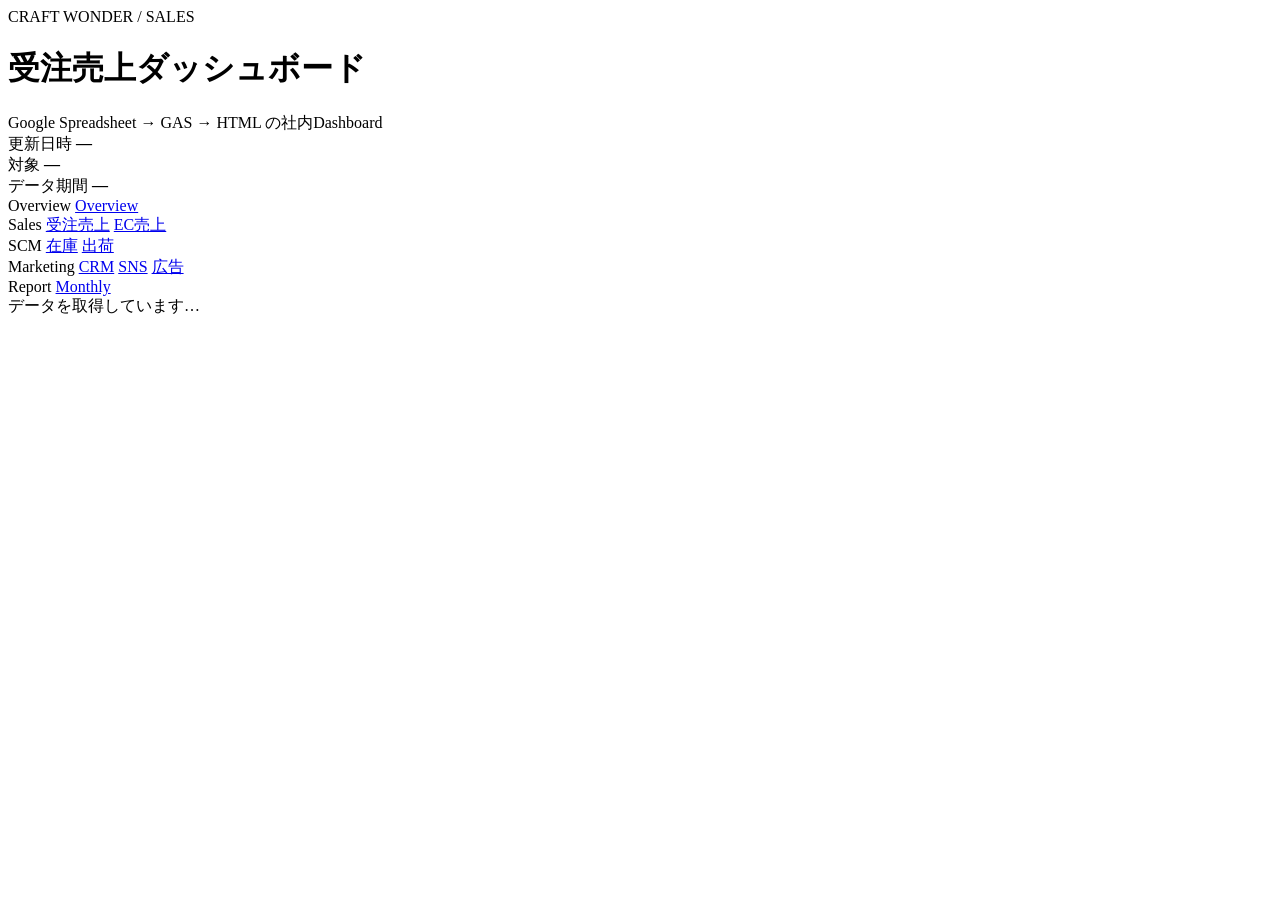
<file: apps/cw-dashboard/Index.html>
<!doctype html>
<html lang="ja">
<head>
<meta charset="utf-8">
<meta name="viewport" content="width=device-width,initial-scale=1">
<title>CRAFT WONDER DASHBOARD｜受注売上</title>
<?!= include('Styles'); ?>
</head>
<body>
<div class="app" id="app">

  <!-- ========================================================
       Header（§7）
       ======================================================== -->
  <header class="header">
    <div>
      <div class="eyebrow" id="eyebrow">CRAFT WONDER / SALES</div>
      <h1 id="pageTitle">受注売上ダッシュボード</h1>
      <div class="sub" id="pageSub">Google Spreadsheet → GAS → HTML の社内Dashboard</div>
    </div>
    <div class="updated">
      更新日時 <b id="generatedAt">—</b><br>
      対象 <b id="scopeLabel">—</b><br>
      データ期間 <b id="coverage">—</b>
    </div>
  </header>

  <!-- ========================================================
       Navigation（§21 統合Dashboard構想）
       ======================================================== -->
  <nav class="nav" aria-label="ダッシュボード切り替え">
    <div class="navGroup">
      <span>Overview</span>
      <a class="navItem soon" href="#" aria-disabled="true">Overview</a>
    </div>
    <div class="navGroup">
      <span>Sales</span>
      <a class="navItem active" href="?page=b2b" aria-current="page">受注売上</a>
      <a class="navItem soon" href="#" aria-disabled="true">EC売上</a>
    </div>
    <div class="navGroup">
      <span>SCM</span>
      <a class="navItem" href="?page=inventory">在庫</a>
      <a class="navItem soon" href="#" aria-disabled="true">出荷</a>
    </div>
    <div class="navGroup">
      <span>Marketing</span>
      <a class="navItem soon" href="#" aria-disabled="true">CRM</a>
      <a class="navItem soon" href="#" aria-disabled="true">SNS</a>
      <a class="navItem soon" href="#" aria-disabled="true">広告</a>
    </div>
    <div class="navGroup">
      <span>Report</span>
      <a class="navItem soon" href="#" aria-disabled="true">Monthly</a>
    </div>
  </nav>

  <div id="errorSlot"></div>

  <div id="loading" class="card loading">データを取得しています…</div>

  <div id="content" hidden>

    <!-- ======================================================
         Filter Area（§9・§10）
         3列グリッド。リセットは必ず右下。
         ====================================================== -->
    <section class="filters" aria-label="絞り込み条件">
      <div class="field">
        <label for="basis">日付基準</label>
        <select id="basis">
          <option value="orderDate">受注日</option>
          <option value="shipDate">出荷予定日</option>
          <option value="invoiceDate">請求日</option>
        </select>
      </div>
      <div class="field">
        <label for="from">開始日</label>
        <input type="date" id="from">
      </div>
      <div class="field">
        <label for="to">終了日</label>
        <input type="date" id="to">
      </div>

      <div class="field">
        <label>顧客種別</label>
        <div class="multiSelect" id="customerTypeMulti">
          <button type="button" class="multiTrigger" aria-haspopup="true" aria-expanded="false">顧客種別：すべて</button>
          <div class="multiMenu" id="customerTypeMenu"></div>
        </div>
      </div>
      <div class="field">
        <label>区分</label>
        <div class="multiSelect" id="segmentMulti">
          <button type="button" class="multiTrigger" aria-haspopup="true" aria-expanded="false">区分：すべて</button>
          <div class="multiMenu" id="segmentMenu"></div>
        </div>
      </div>
      <div class="field">
        <label>リード種別</label>
        <div class="multiSelect" id="leadMulti">
          <button type="button" class="multiTrigger" aria-haspopup="true" aria-expanded="false">リード種別：すべて</button>
          <div class="multiMenu" id="leadMenu"></div>
        </div>
      </div>

      <div class="field">
        <label>店舗・取引先</label>
        <div class="multiSelect" id="customerMulti">
          <button type="button" class="multiTrigger" aria-haspopup="true" aria-expanded="false">店舗：すべて</button>
          <div class="multiMenu" id="customerMenu"></div>
        </div>
      </div>
      <div class="field">
        <label>商品</label>
        <div class="multiSelect" id="productMulti">
          <button type="button" class="multiTrigger" aria-haspopup="true" aria-expanded="false">商品：すべて</button>
          <div class="multiMenu" id="productMenu"></div>
        </div>
      </div>
      <div class="field">
        <label>新規 / リピート</label>
        <div class="multiSelect" id="repeatMulti">
          <button type="button" class="multiTrigger" aria-haspopup="true" aria-expanded="false">新規/リピート：すべて</button>
          <div class="multiMenu" id="repeatMenu"></div>
        </div>
      </div>

      <div class="field">
        <label>商品カテゴリ</label>
        <div class="multiSelect" id="categoryMulti">
          <button type="button" class="multiTrigger" aria-haspopup="true" aria-expanded="false">カテゴリ：すべて</button>
          <div class="multiMenu" id="categoryMenu"></div>
        </div>
      </div>
      <div class="field">
        <label>営業担当</label>
        <div class="multiSelect" id="ownerMulti">
          <button type="button" class="multiTrigger" aria-haspopup="true" aria-expanded="false">担当：すべて</button>
          <div class="multiMenu" id="ownerMenu"></div>
        </div>
      </div>
      <div class="field resetCell">
        <button id="reset" type="button" class="secondary">リセット</button>
      </div>
    </section>

    <!-- ======================================================
         KPI Cards（§11）
         前期＝同じ日数だけ手前にずらした期間。
         ====================================================== -->
    <div id="costBanner"></div>

    <section class="kpis" aria-label="主要指標">
      <div class="card kpi">
        <div class="label">商品売上</div>
        <div class="value" id="kpiSales">—</div>
        <div id="kpiSalesDelta"></div>
        <div class="note">明細「総額」合計・税抜・割引後</div>
      </div>
      <div class="card kpi accent">
        <div class="label">販売粗利</div>
        <div class="value" id="kpiGross">—</div>
        <div id="kpiGrossDelta"></div>
        <div class="note">売上のある受注の 総額 − 原価</div>
      </div>
      <div class="card kpi accent">
        <div class="label">粗利率</div>
        <div class="value" id="kpiMargin">—</div>
        <div id="kpiMarginDelta"></div>
        <div class="note">販売粗利 / 商品売上</div>
      </div>
      <div class="card kpi">
        <div class="label">無償提供原価</div>
        <div class="value" id="kpiFreeCost">—</div>
        <div id="kpiFreeCostDelta"></div>
        <div class="note">売上¥0の受注の原価合計</div>
      </div>
      <div class="card kpi accent">
        <div class="label">純粗利</div>
        <div class="value" id="kpiNet">—</div>
        <div id="kpiNetDelta"></div>
        <div class="note">販売粗利 − 無償提供原価</div>
      </div>
      <div class="card kpi accent">
        <div class="label">純粗利率</div>
        <div class="value" id="kpiNetMargin">—</div>
        <div id="kpiNetMarginDelta"></div>
        <div class="note">純粗利 / 商品売上</div>
      </div>
      <div class="card kpi">
        <div class="label">配送料</div>
        <div class="value" id="kpiShipping">—</div>
        <div id="kpiShippingDelta"></div>
        <div class="note">受注ヘッダ・売上原価に含めず別計算</div>
      </div>
      <div class="card kpi">
        <div class="label">発注数量</div>
        <div class="value" id="kpiQty">—</div>
        <div id="kpiQtyDelta"></div>
        <div class="note">販売・サンプル等を含む</div>
      </div>
      <div class="card kpi">
        <div class="label">受注件数</div>
        <div class="value" id="kpiOrders">—</div>
        <div id="kpiOrdersDelta"></div>
        <div class="note">受注書番号ユニーク</div>
      </div>
      <div class="card kpi">
        <div class="label">取引店舗数</div>
        <div class="value" id="kpiStores">—</div>
        <div id="kpiStoresDelta"></div>
        <div class="note">対象期間内ユニーク</div>
      </div>
      <div class="card kpi">
        <div class="label">リピート受注率</div>
        <div class="value" id="kpiRepeat">—</div>
        <div id="kpiRepeatDelta"></div>
        <div class="note">全受注に占めるリピート</div>
      </div>
      <div class="card kpi">
        <div class="label">平均出荷Lead</div>
        <div class="value" id="kpiLead">—</div>
        <div id="kpiLeadDelta"></div>
        <div class="note">受注日 → 出荷予定日</div>
      </div>
      <div class="card kpi">
        <div class="label">平均店舗回転</div>
        <div class="value" id="kpiRotation">—</div>
        <div id="kpiRotationDelta"></div>
        <div class="note">受注回数 / 店舗 / 月</div>
      </div>
    </section>

    <!-- ======================================================
         Trend / Main Charts（§12）
         ====================================================== -->
    <section class="grid2">
      <div class="card panel">
        <div class="panelHead">
          <div>
            <div class="kicker">TREND</div>
            <h2>売上・受注推移</h2>
            <div class="hint" id="trendHint">棒＝区分別 商品売上（積み上げ）／折れ線＝受注件数</div>
          </div>
          <div class="chartTools">
            <div class="tabs">
              <button class="tab sm active" data-measure="sales" type="button">売上</button>
              <button class="tab sm" data-measure="gross" type="button">粗利</button>
              <button class="tab sm" data-measure="qty" type="button">数量</button>
            </div>
            <div class="tabs">
              <button class="tab sm" data-grain="day" type="button">日次</button>
              <button class="tab sm active" data-grain="week" type="button">週次</button>
              <button class="tab sm" data-grain="month" type="button">月次</button>
            </div>
            <label>積み上げ内訳
              <select id="trendDim">
                <option value="segment">区分</option>
                <option value="product">商品</option>
                <option value="category">商品カテゴリ</option>
                <option value="customerType">顧客種別</option>
                <option value="customer">店舗・取引先</option>
              </select>
            </label>
            <label>表示
              <select id="trendTop">
                <option value="6">上位6件＋残りをまとめる</option>
                <option value="10">上位10件＋残りをまとめる</option>
                <option value="0">すべて</option>
              </select>
            </label>
          </div>
        </div>
        <div class="legend" id="trendLegend" style="margin-bottom:10px"></div>
        <svg id="trend" class="chart" viewBox="0 0 900 300" preserveAspectRatio="xMidYMid meet"
             role="img" aria-label="売上と受注件数の推移"></svg>
      </div>

      <aside class="card panel">
        <div class="panelHead">
          <div>
            <div class="kicker">OPERATING SIGNAL</div>
            <h2>運用上の注目点</h2>
          </div>
        </div>
        <div class="insights" id="insights"></div>
      </aside>
    </section>

    <section class="grid3">
      <div class="card panel">
        <div class="panelHead">
          <div>
            <div class="kicker">MIX</div>
            <h2>顧客種別 売上構成</h2>
          </div>
        </div>
        <svg id="mixChart" class="chart chartSm" viewBox="0 0 320 230"
             preserveAspectRatio="xMidYMid meet" role="img" aria-label="顧客種別の売上構成"></svg>
        <div class="legend" id="mixLegend" style="margin-top:6px"></div>
      </div>

      <div class="card panel">
        <div class="panelHead">
          <div>
            <div class="kicker">CATEGORY</div>
            <h2>カテゴリ別 売上 × 数量</h2>
          </div>
        </div>
        <svg id="categoryChart" class="chart chartSm" viewBox="0 0 360 230"
             preserveAspectRatio="xMidYMid meet" role="img" aria-label="商品カテゴリ別の売上と数量"></svg>
        <div class="legend" style="margin-top:6px">
          <span><i class="dot gold"></i>商品売上</span>
          <span><i class="dot silver"></i>発注数量</span>
        </div>
      </div>

      <div class="card panel">
        <div class="panelHead">
          <div>
            <div class="kicker">WEEKDAY</div>
            <h2>曜日別 受注</h2>
          </div>
        </div>
        <svg id="weekdayChart" class="chart chartSm" viewBox="0 0 360 230"
             preserveAspectRatio="xMidYMid meet" role="img" aria-label="曜日別の受注件数と売上"></svg>
        <div class="legend" style="margin-top:6px">
          <span><i class="dot gold"></i>商品売上</span>
          <span><i class="dot ink"></i>受注件数</span>
        </div>
      </div>
    </section>

    <!-- ======================================================
         Breakdown Analysis（§14）
         ====================================================== -->
    <section class="card panel stack">
      <div class="panelHead">
        <div>
          <div class="kicker">BREAKDOWN</div>
          <h2>比較分析</h2>
          <div class="hint">同一エリア内で分析軸を切り替えます。現在の絞り込み条件に連動します。</div>
        </div>
        <div class="sortTools">
          <div class="tabs">
            <button class="tab active" data-dim="customer" type="button">店舗・取引先別</button>
            <button class="tab" data-dim="product" type="button">商品別</button>
            <button class="tab" data-dim="category" type="button">カテゴリ別</button>
            <button class="tab" data-dim="customerType" type="button">顧客種別</button>
            <button class="tab" data-dim="lead" type="button">リード種別</button>
            <button class="tab" data-dim="segment" type="button">区分</button>
            <button class="tab" data-dim="owner" type="button">営業担当</button>
          </div>
          <label>並び替え
            <select id="rankSort">
              <option value="sales_desc">商品売上：高い順</option>
              <option value="gross_desc">販売粗利：高い順</option>
              <option value="margin_desc">粗利率：高い順</option>
              <option value="margin_asc">粗利率：低い順</option>
              <option value="qty_desc">発注数量：多い順</option>
              <option value="orders_desc">受注件数：多い順</option>
              <option value="customers_desc">店舗数：多い順</option>
              <option value="name_asc">名称：昇順</option>
            </select>
          </label>
        </div>
      </div>
      <div id="rankList" class="rankList"></div>
      <div class="rowCount" id="rankCount"></div>
    </section>

    <!-- ======================================================
         Monthly × Product
         1商品 = 1行。月を2段ヘッダーで列展開する（§17と同じ形）。
         ====================================================== -->
    <section class="card panel stack">
      <div class="panelHead">
        <div>
          <div class="kicker">MONTHLY × PRODUCT</div>
          <h2>月別 商品別 売上・数量比較</h2>
          <div class="hint">
            1商品を1行で表示し、月ごとの「売上金額 / 発注数量」を列で比較します。
            期間を広げると列が自動で増えます。直近増減は最終月と直前月の比較で、
            最終月が月途中までのときは前月も同じ日数に揃えて比較します。
          </div>
        </div>
        <div class="sortTools">
          <div class="tabs">
            <button class="tab sm active" data-monthly-dim="product" type="button">商品別</button>
            <button class="tab sm" data-monthly-dim="category" type="button">カテゴリ別</button>
            <button class="tab sm" data-monthly-dim="customer" type="button">店舗別</button>
          </div>
          <label>並び替え
            <select id="monthlySort">
              <option value="sales_desc">合計売上：高い順</option>
              <option value="qty_desc">合計数量：多い順</option>
              <option value="growth_desc">直近増減：大きい順</option>
              <option value="growth_asc">直近増減：小さい順</option>
              <option value="name_asc">名称：昇順</option>
            </select>
          </label>
        </div>
      </div>
      <div class="tableWrap" style="max-height:560px">
        <table class="detailTable monthlyTable">
          <thead id="monthlyHead"></thead>
          <tbody id="monthlyBody"></tbody>
          <tfoot id="monthlyFoot"></tfoot>
        </table>
      </div>
      <div class="rowCount" id="monthlyCount"></div>
    </section>

    <!-- ======================================================
         Store Rotation（§16）
         ====================================================== -->
    <section class="gridMain">
      <div class="card panel">
        <div class="panelHead">
          <div>
            <div class="kicker">STORE ROTATION</div>
            <h2>店舗別 再発注回転</h2>
          </div>
          <div class="sortTools">
            <label>並び替え
              <select id="rotationSort">
                <option value="rotation_desc">月平均回転：高い順</option>
                <option value="count_desc">受注回数：多い順</option>
                <option value="sales_desc">商品売上：高い順</option>
                <option value="gross_desc">販売粗利：高い順</option>
                <option value="interval_asc">平均発注間隔：短い順</option>
                <option value="last_desc">最終受注：新しい順</option>
                <option value="name_asc">店舗名：昇順</option>
              </select>
            </label>
            <span class="badge">回転＝受注回数 / 月</span>
          </div>
        </div>
        <div class="tableWrap">
          <table>
            <thead>
              <tr>
                <th>店舗・取引先</th>
                <th class="n">受注回数</th>
                <th class="n">月平均回転</th>
                <th class="n">平均発注間隔</th>
                <th>最終受注</th>
                <th class="n">商品売上</th>
                <th class="n">販売粗利</th>
                <th>注文商品別本数</th>
              </tr>
            </thead>
            <tbody id="rotationBody"></tbody>
            <tfoot id="rotationFoot"></tfoot>
          </table>
        </div>
        <div class="rowCount" id="rotationCount"></div>
      </div>

      <aside class="card panel">
        <div class="panelHead">
          <div>
            <div class="kicker">FOLLOW-UP</div>
            <h2>フォロー候補</h2>
            <div class="hint">平均発注間隔を過ぎても次の受注が無い店舗を、超過日数の大きい順に並べます。</div>
          </div>
        </div>
        <div class="followList" id="followList"></div>
        <div class="rowCount" id="followCount"></div>
      </aside>
    </section>

    <!-- ======================================================
         Store × Product（§17）
         最重要ルール：1店舗 × 1商品 = 1行。区分は列として展開する。
         ====================================================== -->
    <section class="card panel stack">
      <div class="panelHead">
        <div>
          <div class="kicker">STORE × PRODUCT</div>
          <h2>店舗別 注文商品・本数</h2>
          <div class="hint">
            1店舗 × 1商品を1行で表示し、区分ごとの「発注数 / 小計」を列で比較します。
            データ内に新しい区分が現れた場合は自動で列が追加されます。
          </div>
        </div>
        <div class="sortTools">
          <label>並び替え
            <select id="storeProductSort">
              <option value="store_asc">店舗名：昇順</option>
              <option value="qty_desc">合計本数：多い順</option>
              <option value="sales_desc">商品売上：高い順</option>
              <option value="last_desc">最終受注：新しい順</option>
              <option value="product_asc">商品名：昇順</option>
            </select>
          </label>
          <span class="badge">本数＝発注数 合計</span>
        </div>
      </div>
      <div class="tableWrap" style="max-height:560px">
        <table class="detailTable">
          <thead id="storeProductHead"></thead>
          <tbody id="storeProductBody"></tbody>
          <tfoot id="storeProductFoot"></tfoot>
        </table>
      </div>
      <div class="rowCount" id="storeProductCount"></div>
    </section>

    <div class="footer" id="footer"></div>
  </div>
</div>

<?!= include('Scripts'); ?>
</body>
</html>
</file>
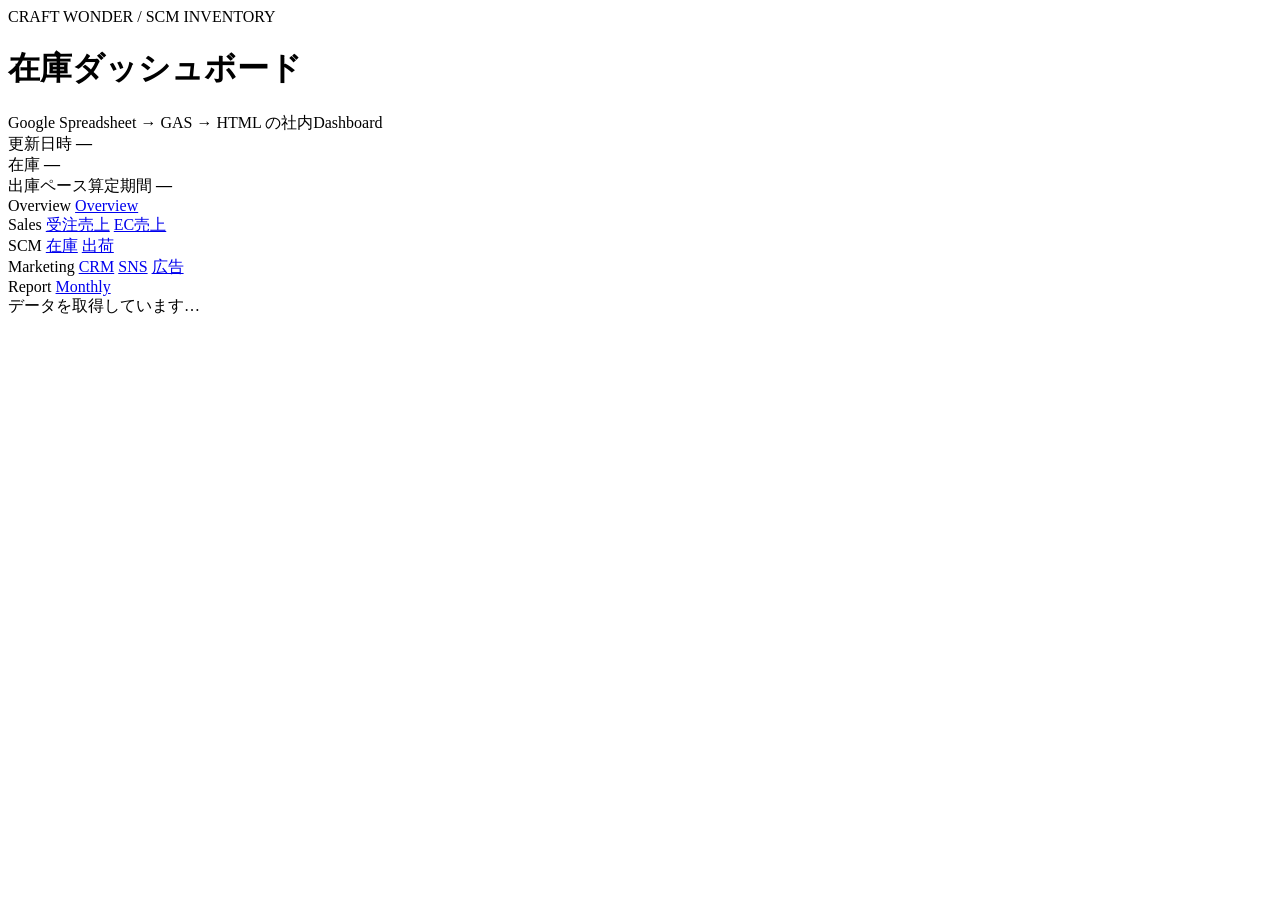
<file: apps/cw-dashboard/Inventory.html>
<!doctype html>
<html lang="ja">
<head>
<meta charset="utf-8">
<meta name="viewport" content="width=device-width,initial-scale=1">
<title>CRAFT WONDER DASHBOARD｜在庫</title>
<?!= include('Styles'); ?>
</head>
<body>
<div class="app" id="app">

  <!-- ========================================================
       Header（§7）
       ======================================================== -->
  <header class="header">
    <div>
      <div class="eyebrow" id="eyebrow">CRAFT WONDER / SCM INVENTORY</div>
      <h1 id="pageTitle">在庫ダッシュボード</h1>
      <div class="sub">Google Spreadsheet → GAS → HTML の社内Dashboard</div>
    </div>
    <div class="updated">
      更新日時 <b id="generatedAt">—</b><br>
      在庫 <b id="scopeLabel">—</b><br>
      出庫ペース算定期間 <b id="coverage">—</b>
    </div>
  </header>

  <!-- ========================================================
       Navigation（§21）
       ======================================================== -->
  <nav class="nav" aria-label="ダッシュボード切り替え">
    <div class="navGroup">
      <span>Overview</span>
      <a class="navItem soon" href="#" aria-disabled="true">Overview</a>
    </div>
    <div class="navGroup">
      <span>Sales</span>
      <a class="navItem" href="?page=b2b">受注売上</a>
      <a class="navItem soon" href="#" aria-disabled="true">EC売上</a>
    </div>
    <div class="navGroup">
      <span>SCM</span>
      <a class="navItem active" href="?page=inventory" aria-current="page">在庫</a>
      <a class="navItem soon" href="#" aria-disabled="true">出荷</a>
    </div>
    <div class="navGroup">
      <span>Marketing</span>
      <a class="navItem soon" href="#" aria-disabled="true">CRM</a>
      <a class="navItem soon" href="#" aria-disabled="true">SNS</a>
      <a class="navItem soon" href="#" aria-disabled="true">広告</a>
    </div>
    <div class="navGroup">
      <span>Report</span>
      <a class="navItem soon" href="#" aria-disabled="true">Monthly</a>
    </div>
  </nav>

  <div id="errorSlot"></div>
  <div id="loading" class="card loading">データを取得しています…</div>

  <div id="content" hidden>

    <!-- ======================================================
         Filter Area（§9・§10）
         在庫はスナップショットなので日付範囲ではなく状態で絞る。
         ====================================================== -->
    <section class="filters" aria-label="絞り込み条件">
      <div class="field">
        <label>品目区分</label>
        <div class="multiSelect" id="itemTypeMulti">
          <button type="button" class="multiTrigger" aria-haspopup="true" aria-expanded="false">品目区分：すべて</button>
          <div class="multiMenu" id="itemTypeMenu"></div>
        </div>
      </div>
      <div class="field">
        <label>商品カテゴリ</label>
        <div class="multiSelect" id="categoryMulti">
          <button type="button" class="multiTrigger" aria-haspopup="true" aria-expanded="false">カテゴリ：すべて</button>
          <div class="multiMenu" id="categoryMenu"></div>
        </div>
      </div>
      <div class="field">
        <label>商品</label>
        <div class="multiSelect" id="productMulti">
          <button type="button" class="multiTrigger" aria-haspopup="true" aria-expanded="false">商品：すべて</button>
          <div class="multiMenu" id="productMenu"></div>
        </div>
      </div>

      <div class="field">
        <label>在庫ステータス</label>
        <div class="multiSelect" id="statusMulti">
          <button type="button" class="multiTrigger" aria-haspopup="true" aria-expanded="false">ステータス：すべて</button>
          <div class="multiMenu" id="statusMenu"></div>
        </div>
      </div>
      <div class="field">
        <label>賞味期限</label>
        <div class="multiSelect" id="expiryMulti">
          <button type="button" class="multiTrigger" aria-haspopup="true" aria-expanded="false">期限：すべて</button>
          <div class="multiMenu" id="expiryMenu"></div>
        </div>
      </div>
      <div class="field">
        <label>仕入先</label>
        <div class="multiSelect" id="supplierMulti">
          <button type="button" class="multiTrigger" aria-haspopup="true" aria-expanded="false">仕入先：すべて</button>
          <div class="multiMenu" id="supplierMenu"></div>
        </div>
      </div>

      <div class="field">
        <label>拠点</label>
        <div class="multiSelect" id="siteMulti">
          <button type="button" class="multiTrigger" aria-haspopup="true" aria-expanded="false">拠点：すべて</button>
          <div class="multiMenu" id="siteMenu"></div>
        </div>
      </div>
      <div class="field">
        <label for="hideZero">在庫0を含める</label>
        <select id="hideZero">
          <option value="0">含める</option>
          <option value="1">在庫がある行のみ</option>
        </select>
      </div>
      <div class="field resetCell">
        <button id="reset" type="button" class="secondary">リセット</button>
      </div>
    </section>

    <div id="matchBanner"></div>

    <!-- ======================================================
         KPI Cards（§11）
         ====================================================== -->
    <section class="kpis" aria-label="主要指標">
      <div class="card kpi accent">
        <div class="label">在庫金額</div>
        <div class="value" id="kpiValue">—</div>
        <div class="note">在庫数 × 購入価格・原価ベース</div>
      </div>
      <div class="card kpi">
        <div class="label">在庫数量</div>
        <div class="value" id="kpiStock">—</div>
        <div class="note">全ロット合計</div>
      </div>
      <div class="card kpi">
        <div class="label">有効在庫</div>
        <div class="value" id="kpiFree">—</div>
        <div class="note">未引当数＝引当可能</div>
      </div>
      <div class="card kpi">
        <div class="label">引当数</div>
        <div class="value" id="kpiAllocated">—</div>
        <div class="note">出荷待ちで確保済み</div>
      </div>
      <div class="card kpi">
        <div class="label">対象SKU</div>
        <div class="value" id="kpiSkus">—</div>
        <div class="note">ロット数は別途表示</div>
      </div>
      <div class="card kpi">
        <div class="label">平均在庫日数</div>
        <div class="value" id="kpiDos">—</div>
        <div class="note">有効在庫 ÷ 日次出庫（加重）</div>
      </div>
      <div class="card kpi">
        <div class="label">期限切れ</div>
        <div class="value" id="kpiExpired">—</div>
        <div class="note">賞味期限を過ぎたロット</div>
      </div>
      <div class="card kpi">
        <div class="label">期限接近</div>
        <div class="value" id="kpiExpiring">—</div>
        <div class="note" id="kpiExpiringNote">残日数がしきい値以内</div>
      </div>
      <div class="card kpi">
        <div class="label">要補充SKU</div>
        <div class="value" id="kpiLow">—</div>
        <div class="note" id="kpiLowNote">在庫日数がしきい値未満</div>
      </div>
      <div class="card kpi">
        <div class="label">過剰在庫SKU</div>
        <div class="value" id="kpiExcess">—</div>
        <div class="note" id="kpiExcessNote">在庫日数がしきい値超</div>
      </div>
      <div class="card kpi">
        <div class="label">滞留SKU</div>
        <div class="value" id="kpiStagnant">—</div>
        <div class="note" id="kpiStagnantNote">最終出庫からの経過</div>
      </div>
      <div class="card kpi">
        <div class="label">出庫実績なし</div>
        <div class="value" id="kpiNoOut">—</div>
        <div class="note">受注データに出庫が無いSKU</div>
      </div>
      <div class="card kpi">
        <div class="label">単価未突合</div>
        <div class="value" id="kpiUnmatched">—</div>
        <div class="note">在庫金額・在庫日数を出せない</div>
      </div>
      <div class="card kpi">
        <div class="label">ロット数</div>
        <div class="value" id="kpiLots">—</div>
        <div class="note">在庫明細の行数</div>
      </div>
    </section>

    <!-- ======================================================
         Charts（§12）
         ====================================================== -->
    <section class="grid3">
      <div class="card panel">
        <div class="panelHead">
          <div>
            <div class="kicker">VALUE MIX</div>
            <h2>カテゴリ別 在庫金額</h2>
          </div>
        </div>
        <svg id="valueChart" class="chart chartSm" viewBox="0 0 320 230"
             preserveAspectRatio="xMidYMid meet" role="img" aria-label="カテゴリ別の在庫金額構成"></svg>
        <div class="legend" id="valueLegend" style="margin-top:6px"></div>
      </div>

      <div class="card panel">
        <div class="panelHead">
          <div>
            <div class="kicker">COVERAGE</div>
            <h2>在庫日数の分布</h2>
            <div class="hint">SKU数と、その帯が占める在庫金額</div>
          </div>
        </div>
        <svg id="dosChart" class="chart chartSm" viewBox="0 0 360 230"
             preserveAspectRatio="xMidYMid meet" role="img" aria-label="在庫日数帯ごとのSKU数と在庫金額"></svg>
        <div class="legend" style="margin-top:6px">
          <span><i class="dot gold"></i>在庫金額</span>
          <span><i class="dot ink"></i>SKU数</span>
        </div>
      </div>

      <div class="card panel">
        <div class="panelHead">
          <div>
            <div class="kicker">EXPIRY</div>
            <h2>賞味期限 残日数</h2>
            <div class="hint">期限が入っているロットのみ</div>
          </div>
        </div>
        <svg id="expiryChart" class="chart chartSm" viewBox="0 0 360 230"
             preserveAspectRatio="xMidYMid meet" role="img" aria-label="賞味期限の残日数帯ごとのロット数と数量"></svg>
        <div class="legend" style="margin-top:6px">
          <span><i class="dot gold"></i>在庫数量</span>
          <span><i class="dot ink"></i>ロット数</span>
        </div>
      </div>
    </section>

    <!-- ======================================================
         Operating Signals
         ====================================================== -->
    <section class="card panel stack">
      <div class="panelHead">
        <div>
          <div class="kicker">OPERATING SIGNAL</div>
          <h2>在庫の注目点</h2>
        </div>
      </div>
      <div class="insights" id="insights" style="grid-template-columns:repeat(auto-fit,minmax(300px,1fr))"></div>
    </section>

    <!-- ======================================================
         Inventory by Product
         1商品 = 1行。ロットは下の表で展開する。
         ====================================================== -->
    <section class="card panel stack">
      <div class="panelHead">
        <div>
          <div class="kicker">INVENTORY BY PRODUCT</div>
          <h2>商品別 在庫</h2>
          <div class="hint">
            1商品を1行に集約しています。在庫日数 = 有効在庫 ÷ 日次平均出庫で、
            出庫ペースは受注データの期間から算出しています。
          </div>
        </div>
        <div class="sortTools">
          <label>並び替え
            <select id="productSort">
              <option value="value_desc">在庫金額：高い順</option>
              <option value="stock_desc">在庫数量：多い順</option>
              <option value="dos_desc">在庫日数：長い順</option>
              <option value="dos_asc">在庫日数：短い順</option>
              <option value="expiry_asc">最短賞味期限：近い順</option>
              <option value="lastout_asc">最終出庫：古い順</option>
              <option value="name_asc">商品名：昇順</option>
            </select>
          </label>
        </div>
      </div>
      <div class="tableWrap" style="max-height:560px">
        <table>
          <thead>
            <tr>
              <th>商品</th>
              <th>カテゴリ</th>
              <th class="n">在庫数</th>
              <th class="n">引当</th>
              <th class="n">有効在庫</th>
              <th class="n">ロット</th>
              <th class="n">単価</th>
              <th class="n">在庫金額</th>
              <th class="n">日次出庫</th>
              <th class="n">在庫日数</th>
              <th>最終入庫</th>
              <th>最終出庫</th>
              <th>最短期限</th>
              <th>状態</th>
            </tr>
          </thead>
          <tbody id="productBody"></tbody>
          <tfoot id="productFoot"></tfoot>
        </table>
      </div>
      <div class="rowCount" id="productCount"></div>
    </section>

    <!-- ======================================================
         Product × Lot
         1商品 × 1ロット = 1行
         ====================================================== -->
    <section class="card panel stack">
      <div class="panelHead">
        <div>
          <div class="kicker">PRODUCT × LOT</div>
          <h2>ロット別 在庫明細</h2>
          <div class="hint">1商品 × 1ロット = 1行。賞味期限のあるロットは残日数を表示します。</div>
        </div>
        <div class="sortTools">
          <label>並び替え
            <select id="lotSort">
              <option value="expiry_asc">賞味期限：近い順</option>
              <option value="stock_desc">在庫数：多い順</option>
              <option value="arrived_asc">入荷日：古い順</option>
              <option value="lastout_asc">最終出庫：古い順</option>
              <option value="product_asc">商品名：昇順</option>
            </select>
          </label>
        </div>
      </div>
      <div class="tableWrap" style="max-height:560px">
        <table>
          <thead>
            <tr>
              <th>商品</th>
              <th>ロットNo</th>
              <th>入荷日</th>
              <th>賞味期限</th>
              <th class="n">残日数</th>
              <th class="n">在庫数</th>
              <th class="n">引当</th>
              <th class="n">有効在庫</th>
              <th class="n">在庫金額</th>
              <th>最終入庫</th>
              <th>最終出庫</th>
              <th>仕入先</th>
            </tr>
          </thead>
          <tbody id="lotBody"></tbody>
          <tfoot id="lotFoot"></tfoot>
        </table>
      </div>
      <div class="rowCount" id="lotCount"></div>
    </section>

    <div class="footer" id="footer"></div>
  </div>
</div>

<?!= include('InventoryScripts'); ?>
</body>
</html>
</file>
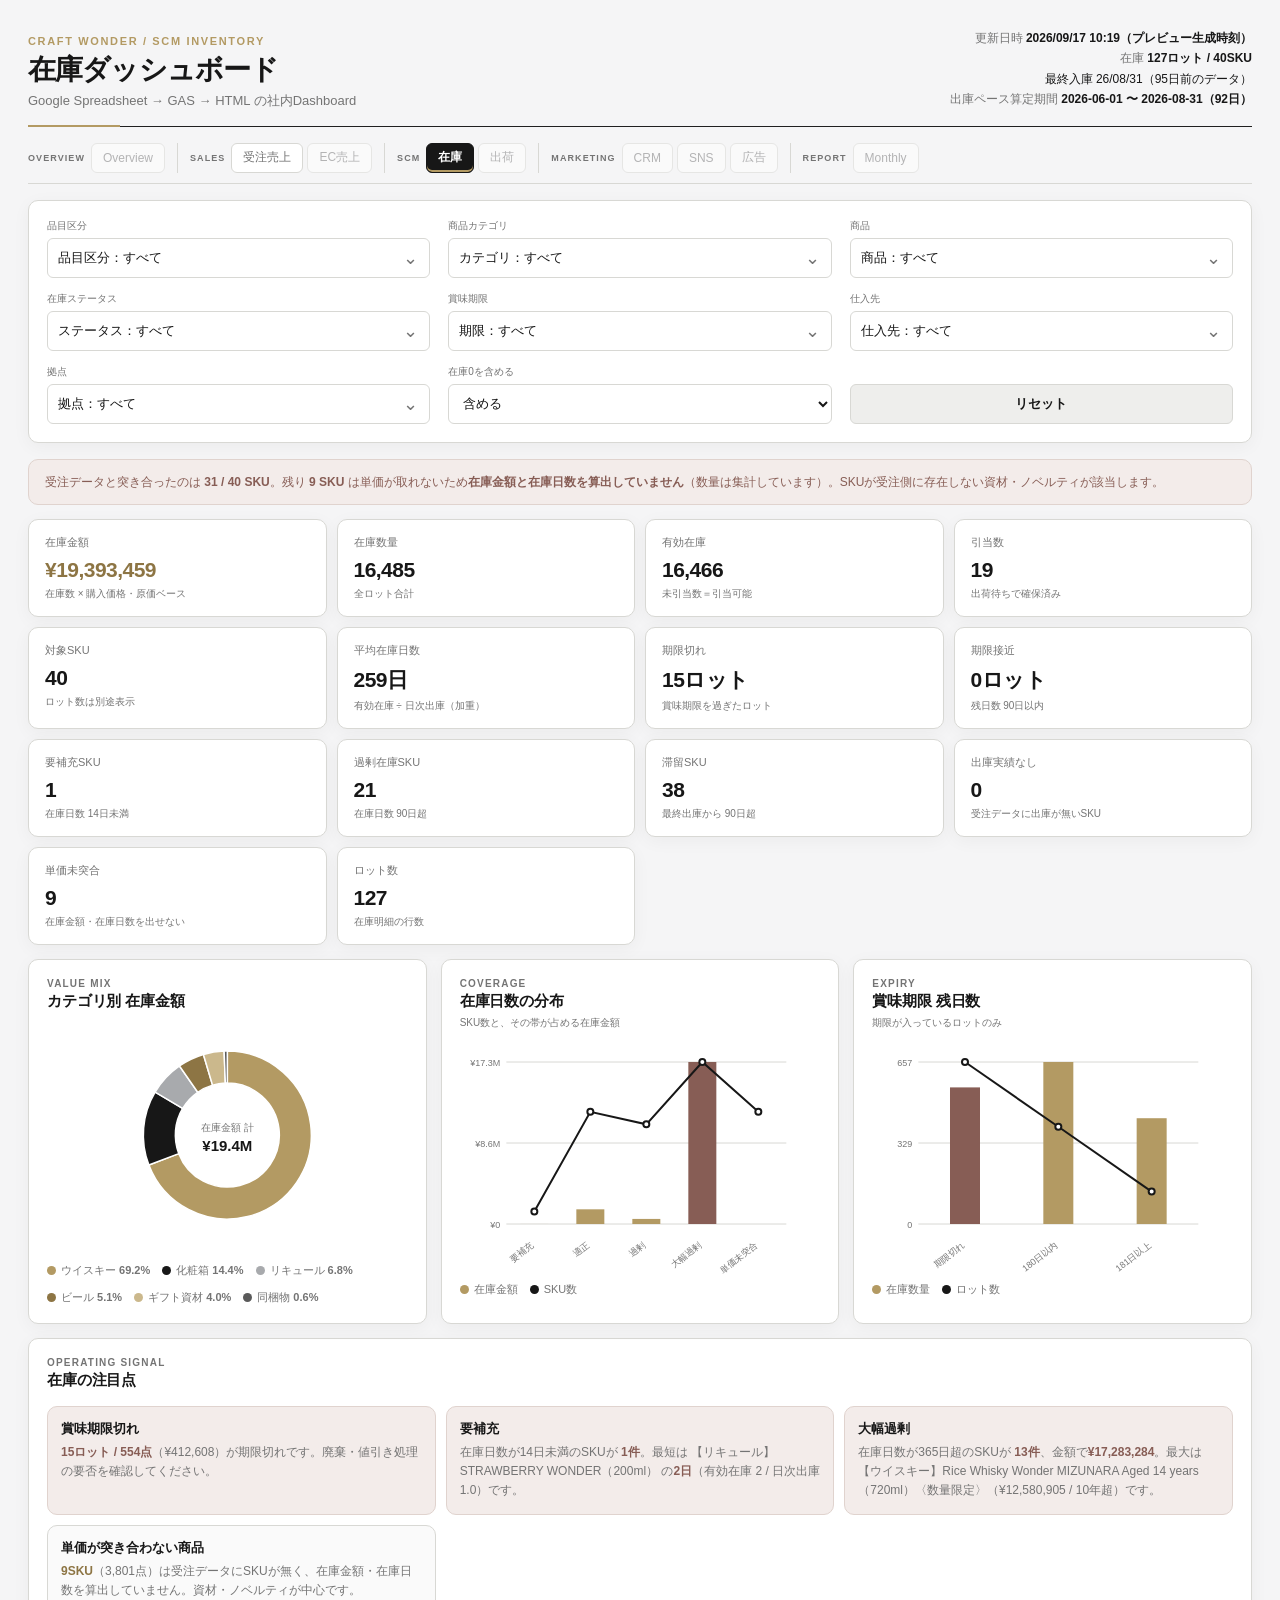
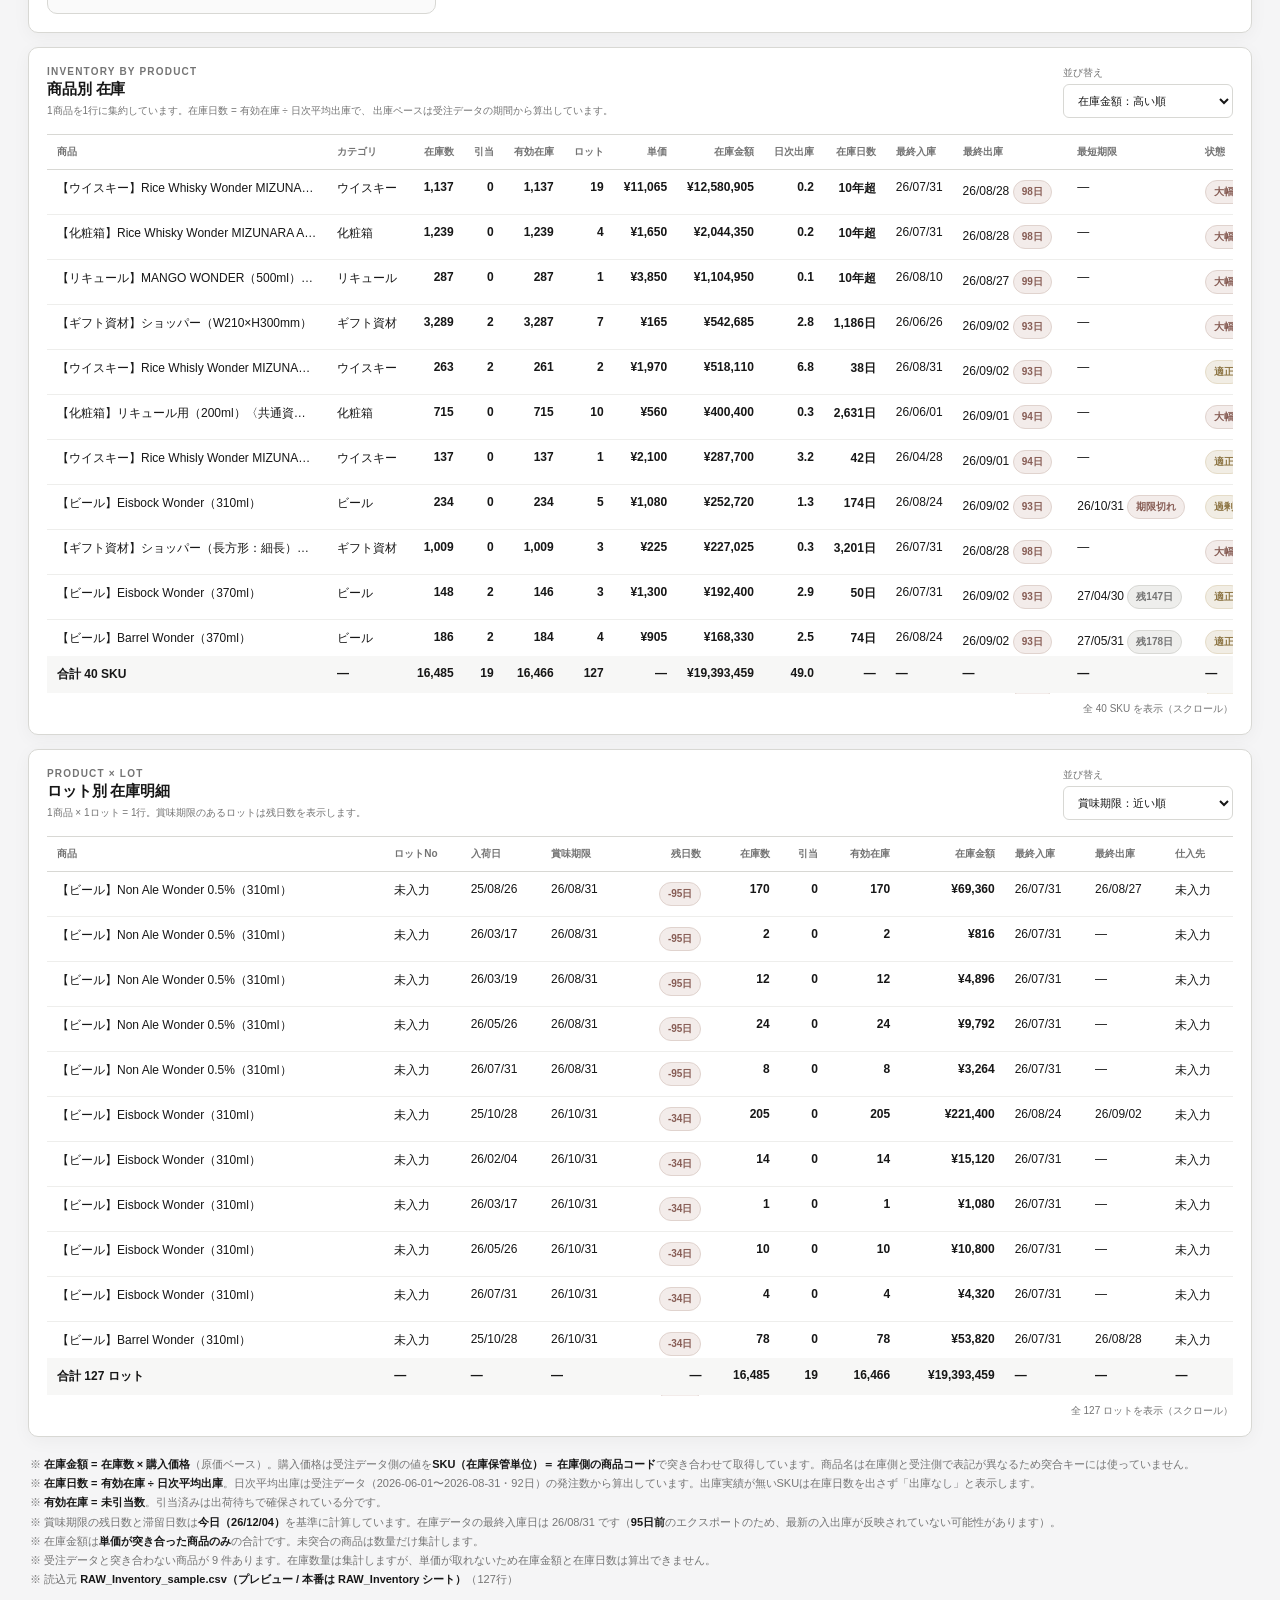
<file: apps/cw-dashboard/preview/inventory.html>
<!doctype html>
<html lang="ja">
<head>
<meta charset="utf-8">
<meta name="viewport" content="width=device-width,initial-scale=1">
<title>CRAFT WONDER DASHBOARD｜在庫</title>
<style>
/* ============================================================
   CRAFT WONDER DASHBOARD — Master UI
   ------------------------------------------------------------
   全ページ共通のデザインシステム。
   ページごとにこのファイルを書き換えないこと（引き継ぎ書 §22）。
   ============================================================ */

:root{
  /* --- Color（引き継ぎ書 §3） --- */
  --bg:#F5F5F6;
  --panel:#FFFFFF;
  --ink:#171717;
  --muted:#747474;
  --line:#D8D8D4;
  --gold:#B39A63;
  --goldDark:#8D7544;
  --goldSoft:#F1EDE4;
  --silver:#A8AAAD;
  --silverSoft:#EEEEEC;

  /* 状態表現。原色を避け、モノトーン＋ゴールドに馴染む彩度に抑える */
  --alert:#875D55;
  --alertSoft:#F3ECEA;

  /* --- Spacing（全ページ統一・引き継ぎ書 §22） --- */
  --gap:14px;
  --gapSm:10px;
  --pad:18px;
  --radius:10px;
  --radiusSm:6px;

  --shadow:0 4px 18px rgba(0,0,0,.045);
  --shadowMenu:0 10px 28px rgba(0,0,0,.10);

  /* --- Typography（引き継ぎ書 §4） --- */
  --font:Avenir,"Avenir Next","Yu Gothic","游ゴシック",YuGothic,sans-serif;
}

*{box-sizing:border-box}
body{margin:0;background:var(--bg);color:var(--ink);font-family:var(--font);-webkit-font-smoothing:antialiased}
.app{max-width:1500px;margin:0 auto;padding:28px}

/* 数値は必ずAvenir・等幅数字で桁を揃える */
.num{font-family:var(--font);font-variant-numeric:tabular-nums}

/* ============================================================
   Header / Navigation（§7・§21）
   ============================================================ */
.header{display:flex;justify-content:space-between;gap:20px;align-items:flex-end;margin-bottom:16px;padding-bottom:16px;border-bottom:1px solid #202020;position:relative}
.header:after{content:"";position:absolute;left:0;bottom:-1px;width:92px;height:2px;background:var(--gold)}
.eyebrow{font-size:11px;letter-spacing:.15em;font-weight:700;color:var(--gold);text-transform:uppercase}
h1{font-size:28px;margin:4px 0 3px;letter-spacing:-.03em}
.sub{color:var(--muted);font-size:13px}
.updated{font-size:12px;color:var(--muted);text-align:right;line-height:1.7}
.updated b{color:var(--ink);font-weight:700}

.nav{display:flex;gap:4px;flex-wrap:wrap;margin-bottom:16px;border-bottom:1px solid var(--line);padding-bottom:10px}
.navGroup{display:flex;align-items:center;gap:4px;padding-right:12px;margin-right:8px;border-right:1px solid var(--line)}
.navGroup:last-child{border-right:0;margin-right:0;padding-right:0}
.navGroup > span{font-size:9px;letter-spacing:.12em;color:var(--muted);font-weight:700;text-transform:uppercase;margin-right:2px}
.navItem{height:30px;display:inline-flex;align-items:center;padding:0 11px;font-size:12px;color:var(--muted);background:#fff;border:1px solid var(--line);border-radius:var(--radiusSm);text-decoration:none;white-space:nowrap}
.navItem:hover{background:var(--silverSoft);color:var(--ink)}
.navItem.active{background:var(--ink);color:#fff;border-color:var(--ink);box-shadow:inset 0 -2px 0 var(--gold);font-weight:700}
.navItem.soon{opacity:.5;cursor:not-allowed}

/* ============================================================
   Filter Area（§9・§10）
   ============================================================ */
.filters{display:grid;grid-template-columns:repeat(3,minmax(0,1fr));gap:14px 18px;background:var(--panel);border:1px solid var(--line);border-radius:var(--radius);padding:var(--pad);box-shadow:var(--shadow);margin-bottom:16px}
.field label{font-size:10px;color:var(--muted);display:block;margin:0 0 5px}
select,input{width:100%;height:40px;border:1px solid var(--line);background:#fff;border-radius:var(--radiusSm);padding:0 10px;color:var(--ink);font-size:13px;font-family:inherit}
select:focus,input:focus{outline:0;border-color:var(--gold);box-shadow:0 0 0 2px rgba(179,154,99,.10)}
button{border:0;border-radius:var(--radiusSm);padding:0 14px;height:40px;cursor:pointer;background:var(--ink);color:#fff;font-weight:700;align-self:end;font-family:inherit;font-size:13px}
button.secondary{background:var(--silverSoft);color:var(--ink);border:1px solid var(--line)}
button.secondary:hover{background:#e4e4e1}

/* リセットは必ず右下（§9・§23） */
.filters .resetCell{display:flex;align-items:flex-end;grid-column:3}
.filters .resetCell button{width:100%}

.multiSelect{position:relative}
.multiTrigger{width:100%;height:40px;background:#fff!important;color:var(--ink)!important;border:1px solid var(--line)!important;border-radius:var(--radiusSm)!important;padding:0 34px 0 10px!important;text-align:left;font-weight:500!important;position:relative;overflow:hidden;text-overflow:ellipsis;white-space:nowrap}
.multiTrigger:after{content:"⌄";position:absolute;right:11px;top:8px;font-size:18px;color:var(--muted)}
.multiSelect.open .multiTrigger{border-color:var(--gold)!important;box-shadow:0 0 0 2px rgba(179,154,99,.10)}
.multiSelect.picked .multiTrigger{background:var(--goldSoft)!important;border-color:#e3d9c2!important}
.multiMenu{display:none;position:absolute;z-index:30;top:44px;left:0;right:0;background:#fff;border:1px solid var(--line);border-radius:8px;box-shadow:var(--shadowMenu);padding:8px;max-height:280px;overflow:auto}
.multiSelect.open .multiMenu{display:block}
.multiMenuHead{display:flex;gap:6px;padding:3px 3px 8px;border-bottom:1px solid var(--silverSoft);margin-bottom:5px;position:sticky;top:-8px;background:#fff}
.multiMini{height:28px!important;padding:0 8px!important;font-size:10px!important;background:var(--silverSoft)!important;color:var(--ink)!important;border:1px solid var(--line)!important;font-weight:700!important}
.multiSearch{height:30px!important;font-size:11px!important;flex:1;min-width:0}
.multiOption{display:flex;align-items:flex-start;gap:8px;padding:7px 6px;border-radius:5px;font-size:12px;line-height:1.35;cursor:pointer}
.multiOption:hover{background:#f6f6f5}
.multiOption.on{background:var(--goldSoft)}
.multiOption input{width:15px;height:15px;flex:0 0 auto;margin-top:1px;accent-color:var(--goldDark)}
.multiOption .optCount{margin-left:auto;font-size:10px;color:var(--muted);font-variant-numeric:tabular-nums;padding-left:8px}
.multiCount{display:inline-flex;align-items:center;justify-content:center;min-width:20px;height:18px;padding:0 6px;margin-left:6px;border-radius:999px;background:var(--goldSoft);color:var(--goldDark);font-size:10px;font-weight:800}

/* ============================================================
   KPI Cards（§11）
   ============================================================ */
.kpis{display:grid;grid-template-columns:repeat(7,minmax(0,1fr));gap:var(--gapSm);margin-bottom:var(--gap)}
.card{background:var(--panel);border:1px solid var(--line);border-radius:var(--radius);box-shadow:var(--shadow)}
.kpi{padding:15px 16px;min-width:0}
.kpi .label{font-size:11px;color:var(--muted)}
.kpi .value{font-size:21px;font-weight:700;letter-spacing:-.025em;margin:8px 0 4px;white-space:nowrap;font-variant-numeric:tabular-nums;overflow:hidden;text-overflow:ellipsis}
.kpi.accent .value{color:var(--goldDark)}
.kpi .note{font-size:10px;color:var(--muted);line-height:1.5}
.kpi .delta{font-size:10px;font-weight:700;display:inline-flex;align-items:center;gap:3px;padding:2px 6px;border-radius:4px;background:var(--silverSoft);color:var(--muted);margin-bottom:4px;font-variant-numeric:tabular-nums}
.kpi .delta.up{background:var(--goldSoft);color:var(--goldDark)}
.kpi .delta.down{background:var(--alertSoft);color:var(--alert)}

/* ============================================================
   Panel / Section 見出し（§8）
   ============================================================ */
.panel{padding:var(--pad)}
.panelHead{display:flex;justify-content:space-between;gap:12px;align-items:flex-start;margin-bottom:16px;flex-wrap:wrap}
.panelHead h2{font-size:15px;margin:3px 0 0;letter-spacing:-.01em}
.kicker{font-size:10px;color:var(--muted);letter-spacing:.12em;font-weight:700;text-transform:uppercase}
.kicker.gold{color:var(--gold)}
.hint{font-size:10px;color:var(--muted);margin-top:4px;line-height:1.5}

.legend{display:flex;gap:12px;color:var(--muted);font-size:11px;align-items:center;flex-wrap:wrap}
.dot{display:inline-block;width:9px;height:9px;border-radius:50%;margin-right:5px;vertical-align:-1px}
.dot.gold{background:var(--gold)}
.dot.goldDark{background:var(--goldDark)}
.dot.silver{background:var(--silver)}
.dot.ink{background:var(--ink)}
.dot.soft{background:var(--goldSoft);border:1px solid #e3d9c2}
.dot.line{width:14px;height:0;border-top:2px dashed var(--silver);border-radius:0;margin-bottom:3px}

/* 操作UIは各パネル右上（§22） */
.sortTools{display:flex;align-items:flex-end;gap:10px;flex-wrap:wrap}
.sortTools label{font-size:10px;color:var(--muted)}
.sortTools select{display:block;margin-top:4px;height:34px;min-width:170px;font-size:11px}

/* ============================================================
   Tabs（§13）
   ============================================================ */
.tabs{display:flex;gap:6px;flex-wrap:wrap}
.tab{height:34px;padding:0 11px;background:#fff;color:var(--muted);border:1px solid var(--line);font-size:12px;border-radius:5px;font-weight:500}
.tab:hover{background:var(--silverSoft);color:var(--ink)}
.tab.active{background:var(--ink);color:#fff;border-color:var(--ink);box-shadow:inset 0 -2px 0 var(--gold);font-weight:700}
.tab.sm{height:28px;padding:0 9px;font-size:11px}

/* ============================================================
   Layout grids
   ============================================================ */
/* align-items:start — 隣のパネルの高さに引きずられてグラフ下に空白が出るのを防ぐ */
.grid2{display:grid;grid-template-columns:1.5fr .9fr;gap:var(--gap);margin-bottom:var(--gap);align-items:start}
.grid3{display:grid;grid-template-columns:repeat(3,minmax(0,1fr));gap:var(--gap);margin-bottom:var(--gap)}
.gridMain{display:grid;grid-template-columns:1.2fr .8fr;gap:var(--gap);margin-bottom:var(--gap)}
.stack{margin-bottom:var(--gap)}

/* ============================================================
   Charts（§12）
   ============================================================ */
.chart{width:100%;display:block}
#trend{height:300px}
.chartSm{height:230px}
.chartTools{display:flex;gap:10px;align-items:flex-end;flex-wrap:wrap}
.chartTools .tabs{gap:4px}
.chartTools label{font-size:10px;color:var(--muted)}
.chartTools select{display:block;margin-top:4px;height:34px;min-width:150px;font-size:11px}

/* ============================================================
   Operating Signals
   ============================================================ */
.insights{display:grid;gap:var(--gapSm)}
.insight{border:1px solid var(--line);border-radius:var(--radius);padding:13px;background:#fafafa}
.insight.flag{border-color:#e0d3ce;background:var(--alertSoft)}
.insight b{display:block;font-size:13px;margin-bottom:5px}
.insight p{margin:0;color:var(--muted);font-size:12px;line-height:1.6}
.insight .metric{font-weight:800;color:var(--goldDark);font-variant-numeric:tabular-nums}
.insight.flag .metric{color:var(--alert)}

.followList{display:grid;gap:9px;max-height:470px;overflow:auto}
.follow{padding:13px;border:1px solid var(--line);border-radius:var(--radius);background:#fff}
.followTop{display:flex;justify-content:space-between;gap:10px;align-items:baseline}
.follow b{font-size:12px}
.follow .days{font-weight:800;color:var(--goldDark);font-variant-numeric:tabular-nums;white-space:nowrap}
.follow.hot .days{color:var(--alert)}
.follow small{display:block;color:var(--muted);font-size:10px;margin-top:5px;line-height:1.6}

/* ============================================================
   Rank list（Breakdown §14）
   ============================================================ */
.rankList{display:grid;gap:9px;max-height:420px;overflow:auto;padding-right:2px}
.rankRow{display:grid;grid-template-columns:minmax(190px,1.2fr) minmax(160px,2fr) 110px;gap:12px;align-items:center;font-size:12px}
.rankName{min-width:0;overflow:hidden;text-overflow:ellipsis;white-space:nowrap}
.rankSub{font-size:10px;color:var(--muted);display:block;margin-top:2px}
.track{height:10px;background:var(--silverSoft);border-radius:20px;overflow:hidden}
.fill{height:100%;background:linear-gradient(90deg,var(--goldDark),var(--gold));border-radius:20px}
.fill.silver{background:var(--silver)}
.rankValue{text-align:right;font-weight:700;font-variant-numeric:tabular-nums}

/* ============================================================
   Table 共通（§15）
   ============================================================ */
.tableWrap{overflow:auto;max-height:520px;border-top:1px solid var(--line)}
table{width:100%;border-collapse:collapse;font-size:12px;min-width:760px}
th{text-align:left;color:var(--muted);font-size:10px;font-weight:700;position:sticky;top:0;background:#fff;padding:10px;border-bottom:1px solid var(--line);z-index:2;white-space:nowrap}
td{padding:10px;border-bottom:1px solid var(--silverSoft);white-space:nowrap;vertical-align:top}
tbody tr:hover td{background:#fafaf9}
td.name{max-width:280px;overflow:hidden;text-overflow:ellipsis}
td.n,th.n{text-align:right;font-variant-numeric:tabular-nums}
td.n{font-weight:600}
tfoot td{position:sticky;bottom:0;background:#f7f7f6;border-top:1px solid var(--line);font-weight:800}

.badge{display:inline-block;border-radius:20px;padding:4px 8px;background:var(--goldSoft);color:var(--goldDark);font-size:10px;font-weight:700;border:1px solid #e5dcc8;white-space:nowrap}
.badge.silver{background:var(--silverSoft);color:var(--muted);border-color:var(--line)}
.badge.flag{background:var(--alertSoft);color:var(--alert);border-color:#e0d3ce}

.rowCount{font-size:10px;color:var(--muted);margin-top:8px;text-align:right;font-variant-numeric:tabular-nums}

.productQtyCell{min-width:260px;white-space:normal!important}
.productChips{display:flex;flex-wrap:wrap;gap:5px}
.productChip{display:inline-flex;align-items:center;gap:5px;padding:4px 7px;border:1px solid #e4dece;background:#faf8f3;border-radius:var(--radiusSm);font-size:10px;line-height:1.3;color:var(--ink)}
.productChip b{color:var(--goldDark);font-size:11px;font-variant-numeric:tabular-nums}
.productChip.silver{border-color:var(--line);background:#f8f8f7}
.productChip.silver b{color:var(--muted)}

/* 店舗 × 商品（§17）— 区分は2段ヘッダーで列展開 */
.detailTable td.name2{max-width:460px;white-space:normal;line-height:1.45}
.detailTable thead tr:first-child th{background:#f7f7f7;text-align:center;border-bottom:1px solid #bdbdbd}
.detailTable thead tr:first-child th[rowspan]{text-align:left;vertical-align:bottom;background:#fff}
.detailTable thead tr:nth-child(2) th{text-align:right;background:#fbfbfb;top:33px}
.detailTable .segmentGroup{font-size:11px;letter-spacing:.04em;color:var(--ink);border-left:1px solid var(--line)}
.detailTable .segmentSub{font-size:10px;color:var(--muted);border-left:1px solid var(--line)}
.detailTable td.segQty,.detailTable td.segSales{text-align:right;font-variant-numeric:tabular-nums;border-left:1px solid #ecece9}
.detailTable td.segQty{font-weight:800}
.detailTable td.segSales{color:var(--goldDark)}
/* 月別比較は月×売上/数量の並びで金額の数が多く、ゴールドが続くと読み疲れる。
   ここだけ本文色に戻す（STORE × PRODUCT のゴールドはそのまま）。 */
.monthlyTable td.segSales{color:var(--ink)}
.detailTable td.zero{color:#b4b4b4;font-weight:400}

.empty{color:var(--muted);font-size:12px;padding:30px;text-align:center}
.footer{font-size:11px;color:var(--muted);margin:18px 2px 0;line-height:1.75}
.footer b{color:var(--ink)}

.loading{padding:60px;text-align:center;color:var(--muted);font-size:13px}
.errorBox{margin:20px 0;padding:16px 18px;border:1px solid #e0d3ce;background:var(--alertSoft);border-radius:var(--radius);color:var(--alert);font-size:12px;line-height:1.7}
.errorBox b{display:block;margin-bottom:6px;font-size:13px}

/* 原価の出所を明示するバナー。サンプル原価のまま実績と誤読されるのを防ぐ。 */
.noticeBox{margin:0 0 var(--gap);padding:12px 16px;border:1px solid #e3d9c2;background:var(--goldSoft);border-radius:var(--radius);color:var(--goldDark);font-size:12px;line-height:1.7}
.noticeBox b{font-weight:800}
.noticeBox.warn{border-color:#e0d3ce;background:var(--alertSoft);color:var(--alert)}

/* ============================================================
   Responsive（§20）— 情報量は削減しない。列は横スクロールで担保する
   ============================================================ */
@media(max-width:1280px){
  .kpis{grid-template-columns:repeat(4,minmax(0,1fr))}
}
@media(max-width:1100px){
  .grid2,.gridMain{grid-template-columns:1fr}
  .grid3{grid-template-columns:1fr 1fr}
}
@media(max-width:820px){
  .grid3{grid-template-columns:1fr}
}
@media(max-width:700px){
  .app{padding:14px}
  .header{align-items:flex-start;flex-direction:column}
  .updated{text-align:left}
  .filters{grid-template-columns:1fr 1fr;gap:12px}
  .filters .resetCell{grid-column:2}
  .kpis{grid-template-columns:1fr 1fr}
  .rankRow{grid-template-columns:1fr 100px}
  .rankRow .track{grid-column:1/-1}
  .nav{gap:6px}
  .navGroup{border-right:0;padding-right:0;margin-right:0}
}
@media(max-width:460px){
  .filters{grid-template-columns:1fr}
  .filters .resetCell{grid-column:1}
  .sortTools{width:100%}
  .sortTools label,.sortTools select{width:100%;min-width:0}
}
</style>

</head>
<body>
<div class="app" id="app">

  <!-- ========================================================
       Header（§7）
       ======================================================== -->
  <header class="header">
    <div>
      <div class="eyebrow" id="eyebrow">CRAFT WONDER / SCM INVENTORY</div>
      <h1 id="pageTitle">在庫ダッシュボード</h1>
      <div class="sub">Google Spreadsheet → GAS → HTML の社内Dashboard</div>
    </div>
    <div class="updated">
      更新日時 <b id="generatedAt">—</b><br>
      在庫 <b id="scopeLabel">—</b><br>
      出庫ペース算定期間 <b id="coverage">—</b>
    </div>
  </header>

  <!-- ========================================================
       Navigation（§21）
       ======================================================== -->
  <nav class="nav" aria-label="ダッシュボード切り替え">
    <div class="navGroup">
      <span>Overview</span>
      <a class="navItem soon" href="#" aria-disabled="true">Overview</a>
    </div>
    <div class="navGroup">
      <span>Sales</span>
      <a class="navItem" href="?page=b2b">受注売上</a>
      <a class="navItem soon" href="#" aria-disabled="true">EC売上</a>
    </div>
    <div class="navGroup">
      <span>SCM</span>
      <a class="navItem active" href="?page=inventory" aria-current="page">在庫</a>
      <a class="navItem soon" href="#" aria-disabled="true">出荷</a>
    </div>
    <div class="navGroup">
      <span>Marketing</span>
      <a class="navItem soon" href="#" aria-disabled="true">CRM</a>
      <a class="navItem soon" href="#" aria-disabled="true">SNS</a>
      <a class="navItem soon" href="#" aria-disabled="true">広告</a>
    </div>
    <div class="navGroup">
      <span>Report</span>
      <a class="navItem soon" href="#" aria-disabled="true">Monthly</a>
    </div>
  </nav>

  <div id="errorSlot"></div>
  <div id="loading" class="card loading">データを取得しています…</div>

  <div id="content" hidden>

    <!-- ======================================================
         Filter Area（§9・§10）
         在庫はスナップショットなので日付範囲ではなく状態で絞る。
         ====================================================== -->
    <section class="filters" aria-label="絞り込み条件">
      <div class="field">
        <label>品目区分</label>
        <div class="multiSelect" id="itemTypeMulti">
          <button type="button" class="multiTrigger" aria-haspopup="true" aria-expanded="false">品目区分：すべて</button>
          <div class="multiMenu" id="itemTypeMenu"></div>
        </div>
      </div>
      <div class="field">
        <label>商品カテゴリ</label>
        <div class="multiSelect" id="categoryMulti">
          <button type="button" class="multiTrigger" aria-haspopup="true" aria-expanded="false">カテゴリ：すべて</button>
          <div class="multiMenu" id="categoryMenu"></div>
        </div>
      </div>
      <div class="field">
        <label>商品</label>
        <div class="multiSelect" id="productMulti">
          <button type="button" class="multiTrigger" aria-haspopup="true" aria-expanded="false">商品：すべて</button>
          <div class="multiMenu" id="productMenu"></div>
        </div>
      </div>

      <div class="field">
        <label>在庫ステータス</label>
        <div class="multiSelect" id="statusMulti">
          <button type="button" class="multiTrigger" aria-haspopup="true" aria-expanded="false">ステータス：すべて</button>
          <div class="multiMenu" id="statusMenu"></div>
        </div>
      </div>
      <div class="field">
        <label>賞味期限</label>
        <div class="multiSelect" id="expiryMulti">
          <button type="button" class="multiTrigger" aria-haspopup="true" aria-expanded="false">期限：すべて</button>
          <div class="multiMenu" id="expiryMenu"></div>
        </div>
      </div>
      <div class="field">
        <label>仕入先</label>
        <div class="multiSelect" id="supplierMulti">
          <button type="button" class="multiTrigger" aria-haspopup="true" aria-expanded="false">仕入先：すべて</button>
          <div class="multiMenu" id="supplierMenu"></div>
        </div>
      </div>

      <div class="field">
        <label>拠点</label>
        <div class="multiSelect" id="siteMulti">
          <button type="button" class="multiTrigger" aria-haspopup="true" aria-expanded="false">拠点：すべて</button>
          <div class="multiMenu" id="siteMenu"></div>
        </div>
      </div>
      <div class="field">
        <label for="hideZero">在庫0を含める</label>
        <select id="hideZero">
          <option value="0">含める</option>
          <option value="1">在庫がある行のみ</option>
        </select>
      </div>
      <div class="field resetCell">
        <button id="reset" type="button" class="secondary">リセット</button>
      </div>
    </section>

    <div id="matchBanner"></div>

    <!-- ======================================================
         KPI Cards（§11）
         ====================================================== -->
    <section class="kpis" aria-label="主要指標">
      <div class="card kpi accent">
        <div class="label">在庫金額</div>
        <div class="value" id="kpiValue">—</div>
        <div class="note">在庫数 × 購入価格・原価ベース</div>
      </div>
      <div class="card kpi">
        <div class="label">在庫数量</div>
        <div class="value" id="kpiStock">—</div>
        <div class="note">全ロット合計</div>
      </div>
      <div class="card kpi">
        <div class="label">有効在庫</div>
        <div class="value" id="kpiFree">—</div>
        <div class="note">未引当数＝引当可能</div>
      </div>
      <div class="card kpi">
        <div class="label">引当数</div>
        <div class="value" id="kpiAllocated">—</div>
        <div class="note">出荷待ちで確保済み</div>
      </div>
      <div class="card kpi">
        <div class="label">対象SKU</div>
        <div class="value" id="kpiSkus">—</div>
        <div class="note">ロット数は別途表示</div>
      </div>
      <div class="card kpi">
        <div class="label">平均在庫日数</div>
        <div class="value" id="kpiDos">—</div>
        <div class="note">有効在庫 ÷ 日次出庫（加重）</div>
      </div>
      <div class="card kpi">
        <div class="label">期限切れ</div>
        <div class="value" id="kpiExpired">—</div>
        <div class="note">賞味期限を過ぎたロット</div>
      </div>
      <div class="card kpi">
        <div class="label">期限接近</div>
        <div class="value" id="kpiExpiring">—</div>
        <div class="note" id="kpiExpiringNote">残日数がしきい値以内</div>
      </div>
      <div class="card kpi">
        <div class="label">要補充SKU</div>
        <div class="value" id="kpiLow">—</div>
        <div class="note" id="kpiLowNote">在庫日数がしきい値未満</div>
      </div>
      <div class="card kpi">
        <div class="label">過剰在庫SKU</div>
        <div class="value" id="kpiExcess">—</div>
        <div class="note" id="kpiExcessNote">在庫日数がしきい値超</div>
      </div>
      <div class="card kpi">
        <div class="label">滞留SKU</div>
        <div class="value" id="kpiStagnant">—</div>
        <div class="note" id="kpiStagnantNote">最終出庫からの経過</div>
      </div>
      <div class="card kpi">
        <div class="label">出庫実績なし</div>
        <div class="value" id="kpiNoOut">—</div>
        <div class="note">受注データに出庫が無いSKU</div>
      </div>
      <div class="card kpi">
        <div class="label">単価未突合</div>
        <div class="value" id="kpiUnmatched">—</div>
        <div class="note">在庫金額・在庫日数を出せない</div>
      </div>
      <div class="card kpi">
        <div class="label">ロット数</div>
        <div class="value" id="kpiLots">—</div>
        <div class="note">在庫明細の行数</div>
      </div>
    </section>

    <!-- ======================================================
         Charts（§12）
         ====================================================== -->
    <section class="grid3">
      <div class="card panel">
        <div class="panelHead">
          <div>
            <div class="kicker">VALUE MIX</div>
            <h2>カテゴリ別 在庫金額</h2>
          </div>
        </div>
        <svg id="valueChart" class="chart chartSm" viewBox="0 0 320 230"
             preserveAspectRatio="xMidYMid meet" role="img" aria-label="カテゴリ別の在庫金額構成"></svg>
        <div class="legend" id="valueLegend" style="margin-top:6px"></div>
      </div>

      <div class="card panel">
        <div class="panelHead">
          <div>
            <div class="kicker">COVERAGE</div>
            <h2>在庫日数の分布</h2>
            <div class="hint">SKU数と、その帯が占める在庫金額</div>
          </div>
        </div>
        <svg id="dosChart" class="chart chartSm" viewBox="0 0 360 230"
             preserveAspectRatio="xMidYMid meet" role="img" aria-label="在庫日数帯ごとのSKU数と在庫金額"></svg>
        <div class="legend" style="margin-top:6px">
          <span><i class="dot gold"></i>在庫金額</span>
          <span><i class="dot ink"></i>SKU数</span>
        </div>
      </div>

      <div class="card panel">
        <div class="panelHead">
          <div>
            <div class="kicker">EXPIRY</div>
            <h2>賞味期限 残日数</h2>
            <div class="hint">期限が入っているロットのみ</div>
          </div>
        </div>
        <svg id="expiryChart" class="chart chartSm" viewBox="0 0 360 230"
             preserveAspectRatio="xMidYMid meet" role="img" aria-label="賞味期限の残日数帯ごとのロット数と数量"></svg>
        <div class="legend" style="margin-top:6px">
          <span><i class="dot gold"></i>在庫数量</span>
          <span><i class="dot ink"></i>ロット数</span>
        </div>
      </div>
    </section>

    <!-- ======================================================
         Operating Signals
         ====================================================== -->
    <section class="card panel stack">
      <div class="panelHead">
        <div>
          <div class="kicker">OPERATING SIGNAL</div>
          <h2>在庫の注目点</h2>
        </div>
      </div>
      <div class="insights" id="insights" style="grid-template-columns:repeat(auto-fit,minmax(300px,1fr))"></div>
    </section>

    <!-- ======================================================
         Inventory by Product
         1商品 = 1行。ロットは下の表で展開する。
         ====================================================== -->
    <section class="card panel stack">
      <div class="panelHead">
        <div>
          <div class="kicker">INVENTORY BY PRODUCT</div>
          <h2>商品別 在庫</h2>
          <div class="hint">
            1商品を1行に集約しています。在庫日数 = 有効在庫 ÷ 日次平均出庫で、
            出庫ペースは受注データの期間から算出しています。
          </div>
        </div>
        <div class="sortTools">
          <label>並び替え
            <select id="productSort">
              <option value="value_desc">在庫金額：高い順</option>
              <option value="stock_desc">在庫数量：多い順</option>
              <option value="dos_desc">在庫日数：長い順</option>
              <option value="dos_asc">在庫日数：短い順</option>
              <option value="expiry_asc">最短賞味期限：近い順</option>
              <option value="lastout_asc">最終出庫：古い順</option>
              <option value="name_asc">商品名：昇順</option>
            </select>
          </label>
        </div>
      </div>
      <div class="tableWrap" style="max-height:560px">
        <table>
          <thead>
            <tr>
              <th>商品</th>
              <th>カテゴリ</th>
              <th class="n">在庫数</th>
              <th class="n">引当</th>
              <th class="n">有効在庫</th>
              <th class="n">ロット</th>
              <th class="n">単価</th>
              <th class="n">在庫金額</th>
              <th class="n">日次出庫</th>
              <th class="n">在庫日数</th>
              <th>最終入庫</th>
              <th>最終出庫</th>
              <th>最短期限</th>
              <th>状態</th>
            </tr>
          </thead>
          <tbody id="productBody"></tbody>
          <tfoot id="productFoot"></tfoot>
        </table>
      </div>
      <div class="rowCount" id="productCount"></div>
    </section>

    <!-- ======================================================
         Product × Lot
         1商品 × 1ロット = 1行
         ====================================================== -->
    <section class="card panel stack">
      <div class="panelHead">
        <div>
          <div class="kicker">PRODUCT × LOT</div>
          <h2>ロット別 在庫明細</h2>
          <div class="hint">1商品 × 1ロット = 1行。賞味期限のあるロットは残日数を表示します。</div>
        </div>
        <div class="sortTools">
          <label>並び替え
            <select id="lotSort">
              <option value="expiry_asc">賞味期限：近い順</option>
              <option value="stock_desc">在庫数：多い順</option>
              <option value="arrived_asc">入荷日：古い順</option>
              <option value="lastout_asc">最終出庫：古い順</option>
              <option value="product_asc">商品名：昇順</option>
            </select>
          </label>
        </div>
      </div>
      <div class="tableWrap" style="max-height:560px">
        <table>
          <thead>
            <tr>
              <th>商品</th>
              <th>ロットNo</th>
              <th>入荷日</th>
              <th>賞味期限</th>
              <th class="n">残日数</th>
              <th class="n">在庫数</th>
              <th class="n">引当</th>
              <th class="n">有効在庫</th>
              <th class="n">在庫金額</th>
              <th>最終入庫</th>
              <th>最終出庫</th>
              <th>仕入先</th>
            </tr>
          </thead>
          <tbody id="lotBody"></tbody>
          <tfoot id="lotFoot"></tfoot>
        </table>
      </div>
      <div class="rowCount" id="lotCount"></div>
    </section>

    <div class="footer" id="footer"></div>
  </div>
</div>

<script>window.__CW_PREVIEW_DATA__={"meta":{"page":"inventory","title":"在庫ダッシュボード","eyebrow":"CRAFT WONDER / SCM INVENTORY","generatedAt":"2026/09/17 10:19（プレビュー生成時刻）","sheet":"RAW_Inventory_sample.csv（プレビュー / 本番は RAW_Inventory シート）","sourceRows":127,"lotCount":127,"skuCount":40,"matchedSkus":31,"demandDays":92,"demandFrom":"2026-06-01","demandTo":"2026-08-31","thresholds":{"low":14,"healthy":90,"excess":365,"stagnant":90,"expirySoon":90},"warnings":["受注データと突き合わない商品が 9 件あります。在庫数量は集計しますが、単価が取れないため在庫金額と在庫日数は算出できません。"]},"options":{"category":[{"value":"ビール","count":30},{"value":"化粧箱","count":24},{"value":"ウイスキー","count":23},{"value":"その他","count":15},{"value":"ギフト資材","count":13},{"value":"リキュール","count":12},{"value":"同梱物","count":10}],"itemType":[{"value":"完成品","count":80},{"value":"資材","count":47}],"product":[{"value":"【ウイスキー】Rice Whisky Wonder MIZUNARA Aged 14 years（720ml）〈数量限定〉","count":19},{"value":"【化粧箱】リキュール用（200ml）〈共通資材〉","count":10},{"value":"【ギフト資材】ショッパー（W210×H300mm）","count":7},{"value":"【化粧箱】ビールギフトボックス（370ml）〈2本セット〉","count":6},{"value":"【ビール】Barrel Wonder（310ml）","count":5},{"value":"【ビール】Eisbock Wonder（310ml）","count":5},{"value":"【ビール】Non Ale Wonder 0.5%（310ml）","count":5},{"value":"【リキュール】MANGO WONDER（200ml）〈002〉","count":5},{"value":"【ビール】Barrel Wonder（370ml）","count":4},{"value":"【リキュール】STRAWBERRY WONDER（500ml）〈卸専売品〉★古都華なしver","count":4},{"value":"【化粧箱】Rice Whisky Wonder MIZUNARA Aged 14 years 専用箱〈専用資材〉","count":4},{"value":"【同梱物】BW/EW リーフレット（A6）〈2つ折り〉","count":4},{"value":"【同梱物】Rice Whisky Wonder MIZUNARA Aged 14 years リーフレット（A6）〈2つ折り〉","count":4},{"value":"●【ギフトボックス】STRAWBERRY WONDER【200ml】","count":3},{"value":"●【ギフトボックス】STRAWBERRY WONDER【500ml】","count":3},{"value":"【ギフトボックス】ビール 3本用（370ml）","count":3},{"value":"【ギフト資材】ショッパー（長方形：細長）〈ウイスキー用〉","count":3},{"value":"【ビール】Eisbock Wonder（370ml）","count":3},{"value":"【ウイスキー】Rice Whisly Wonder MIZUNARA Aged 7 years（700ml）","count":2},{"value":"【ビール】Non Ale Wonder 0.00%（370ml）〈Ginger〉","count":2},{"value":"【ビール】Non Ale Wonder 0.00%（370ml）〈Yuzu〉","count":2},{"value":"【ビール】Non Ale Wonder 0.00%（370ml）〈ベーシック〉","count":2},{"value":"【ビール】Yuzu White Wonder （310ml）","count":2},{"value":"【リキュール】STRAWBERRY WONDER（200ml）","count":2},{"value":"【化粧箱】ビールギフトボックス（310ml用）〈2本セット〉","count":2},{"value":"注意書きカード（Non Ale Wonder0.00%　Yuzu）","count":2},{"value":"▲【ノベルティ】STRAWBERRY WONDER ミニボトル","count":1},{"value":"▲【ノベルティ】マンゴー リーフレット","count":1},{"value":"●【ギフトボックス】500ml リキュール用 共通資材","count":1},{"value":"●【ギフトボックス】熨斗（お歳暮）","count":1},{"value":"【ウイスキー】Rice Whisky Wonder BOURBON  Aged 5 years（720ml）","count":1},{"value":"【ウイスキー】Rice Whisly Wonder MIZUNARA Aged 12 years（700ml）","count":1},{"value":"【ギフト資材】熨斗（176×385mm）〈お中元〉","count":1},{"value":"【ギフト資材】父の日ステッカー（ブルー×ホワイト）","count":1},{"value":"【ギフト資材】父の日メッセージカード（名刺サイズ）","count":1},{"value":"【リキュール】MANGO WONDER（500ml）〈リニューアル版〉","count":1},{"value":"【化粧箱】ウイスキーギフトボックス（700ml）〈共通資材〉","count":1},{"value":"【化粧箱】ビールギフトボックス（310ml用）〈6本セット〉","count":1},{"value":"【同梱物】STRAWBERRY WONDER 飲み方カード（名刺サイズ）","count":1},{"value":"【同梱物】Yuzu White Wonder フライヤー（A6）","count":1}],"supplier":[{"value":"未入力","count":127}],"site":[{"value":"ソネッティーク","count":127}],"stockType":[{"value":"通常品","count":127}]},"demand":{"4595989933075":{"sku":"4595989933075","product":"【ビール】Yuzu White Wonder （310ml）","qty":850.0,"orders":78,"unitCost":372.0,"lastOrder":"2026-08-28","dailyOut":9.23913043478261},"BWAA001_EW_g":{"sku":"BWAA001_EW_g","product":"【BEER】Gift Set （370ml）〈BW / EW 各1本〉","qty":148.0,"orders":65,"unitCost":0.0,"lastOrder":"2026-08-25","dailyOut":1.608695652173913},"4595989933013":{"sku":"4595989933013","product":"【ビール】Barrel Wonder（370ml）","qty":229.0,"orders":122,"unitCost":905.0,"lastOrder":"2026-08-26","dailyOut":2.489130434782609},"4595989933037":{"sku":"4595989933037","product":"【ビール】Eisbock Wonder（370ml）","qty":270.0,"orders":108,"unitCost":1300.0,"lastOrder":"2026-08-25","dailyOut":2.9347826086956523},"giftbox":{"sku":"giftbox","product":"【化粧箱】ビールギフトボックス（370ml）〈2本セット〉","qty":239.0,"orders":123,"unitCost":565.0,"lastOrder":"2026-08-26","dailyOut":2.597826086956522},"giftbox_P":{"sku":"giftbox_P","product":"【ギフト資材】ショッパー（W210×H300mm）","qty":255.0,"orders":121,"unitCost":165.0,"lastOrder":"2026-08-26","dailyOut":2.7717391304347827},"leaflet":{"sku":"leaflet","product":"【同梱物】BW/EW リーフレット（A6）〈2つ折り〉","qty":245.0,"orders":130,"unitCost":72.0,"lastOrder":"2026-08-26","dailyOut":2.6630434782608696},"4595989933259":{"sku":"4595989933259","product":"【ウイスキー】Rice Whisly Wonder MIZUNARA Aged 12 years（700ml）","qty":298.0,"orders":77,"unitCost":2100.0,"lastOrder":"2026-08-31","dailyOut":3.239130434782609},"4595989933327":{"sku":"4595989933327","product":"【リキュール】STRAWBERRY WONDER（500ml）〈卸専売品〉★古都華なしver","qty":172.0,"orders":47,"unitCost":1647.0,"lastOrder":"2026-08-26","dailyOut":1.8695652173913044},"4595989933266":{"sku":"4595989933266","product":"【ウイスキー】Rice Whisly Wonder MIZUNARA Aged 7 years（700ml）","qty":625.0,"orders":214,"unitCost":1970.0,"lastOrder":"2026-08-31","dailyOut":6.793478260869565},"BWAA001_02_g":{"sku":"BWAA001_02_g","product":"【BEER】〈ギフトセット〉Barrel   2本（370ml）","qty":15.0,"orders":15,"unitCost":0.0,"lastOrder":"2026-08-26","dailyOut":0.16304347826086957},"4595989933143":{"sku":"4595989933143","product":"【ウイスキー】Rice Whisky Wonder MIZUNARA Aged 10 years（720ml）","qty":1.0,"orders":1,"unitCost":1800.0,"lastOrder":"2026-06-02","dailyOut":0.010869565217391304},"MW002_500":{"sku":"MW002_500","product":"【リキュール】MANGO WONDER（500ml）〈002〉","qty":2.0,"orders":1,"unitCost":5863.0,"lastOrder":"2026-06-03","dailyOut":0.021739130434782608},"SW200":{"sku":"SW200","product":"【LIQUEUR】〈ギフトセット〉STRAWBERRY（200ml）","qty":13.0,"orders":7,"unitCost":0.0,"lastOrder":"2026-08-03","dailyOut":0.14130434782608695},"4595989933129":{"sku":"4595989933129","product":"【リキュール】STRAWBERRY WONDER（200ml）","qty":95.0,"orders":10,"unitCost":1183.0,"lastOrder":"2026-08-03","dailyOut":1.0326086956521738},"LQR-G2-250801":{"sku":"LQR-G2-250801","product":"【化粧箱】リキュール用（200ml）〈共通資材〉","qty":25.0,"orders":12,"unitCost":560.0,"lastOrder":"2026-08-14","dailyOut":0.2717391304347826},"SW-L-20250801":{"sku":"SW-L-20250801","product":"【同梱物】STRAWBERRY WONDER リーフレット（正方形）〈3つ折り〉","qty":2.0,"orders":1,"unitCost":100.0,"lastOrder":"2026-06-03","dailyOut":0.021739130434782608},"4595989933235":{"sku":"4595989933235","product":"【リキュール】MANGO WONDER（200ml）〈002〉","qty":16.0,"orders":7,"unitCost":2648.0,"lastOrder":"2026-08-14","dailyOut":0.17391304347826086},"4595989933112":{"sku":"4595989933112","product":"【ビール】Barrel Wonder（310ml）","qty":172.0,"orders":25,"unitCost":690.0,"lastOrder":"2026-08-28","dailyOut":1.8695652173913044},"4595989933150":{"sku":"4595989933150","product":"【ウイスキー】Rice Whisky Wonder BOURBON  Aged 5 years（720ml）","qty":12.0,"orders":6,"unitCost":1800.0,"lastOrder":"2026-08-16","dailyOut":0.13043478260869565},"4595989933105":{"sku":"4595989933105","product":"【ビール】Eisbock Wonder（310ml）","qty":124.0,"orders":15,"unitCost":1080.0,"lastOrder":"2026-08-28","dailyOut":1.3478260869565217},"RWWM":{"sku":"RWWM","product":"【WHISKEY】〈ギフトセット〉Rice Whisky MIZUNARA 14年 （720ml）","qty":16.0,"orders":9,"unitCost":0.0,"lastOrder":"2026-08-24","dailyOut":0.17391304347826086},"4595989933068":{"sku":"4595989933068","product":"【ウイスキー】Rice Whisky Wonder MIZUNARA Aged 14 years（720ml）〈数量限定〉","qty":17.0,"orders":10,"unitCost":11065.0,"lastOrder":"2026-08-24","dailyOut":0.18478260869565216},"RWWMbox":{"sku":"RWWMbox","product":"【化粧箱】Rice Whisky Wonder MIZUNARA Aged 14 years 専用箱〈専用資材〉","qty":17.0,"orders":10,"unitCost":1650.0,"lastOrder":"2026-08-24","dailyOut":0.18478260869565216},"RWWMbox_P":{"sku":"RWWMbox_P","product":"【ギフト資材】ショッパー（長方形：細長）〈ウイスキー用〉","qty":29.0,"orders":12,"unitCost":225.0,"lastOrder":"2026-08-24","dailyOut":0.31521739130434784},"leaflet_w":{"sku":"leaflet_w","product":"【同梱物】Rice Whisky Wonder MIZUNARA Aged 14 years リーフレット（A6）〈2つ折り〉","qty":17.0,"orders":10,"unitCost":79.0,"lastOrder":"2026-08-24","dailyOut":0.18478260869565216},"4595989933204":{"sku":"4595989933204","product":"【ビール】Non Ale Wonder 0.5%（310ml）","qty":500.0,"orders":13,"unitCost":408.0,"lastOrder":"2026-08-26","dailyOut":5.434782608695652},"BEER-G-260201":{"sku":"BEER-G-260201","product":"【化粧箱】ビールギフトボックス（310ml用）〈2本セット〉","qty":60.0,"orders":10,"unitCost":138.0,"lastOrder":"2026-07-16","dailyOut":0.6521739130434783},"FD_C_260601":{"sku":"FD_C_260601","product":"【ギフト資材】父の日メッセージカード（名刺サイズ）","qty":48.0,"orders":40,"unitCost":24.0,"lastOrder":"2026-06-23","dailyOut":0.5217391304347826},"YB_310_g":{"sku":"YB_310_g","product":"●父の日仕様●【BEER】クラフトビール飲み比べ ギフトセット 2本（310ml）〈Barrel Wonder / Yuzu White Wonder 各1本〉","qty":7.0,"orders":6,"unitCost":0.0,"lastOrder":"2026-06-22","dailyOut":0.07608695652173914},"FD_S_260601":{"sku":"FD_S_260601","product":"【ギフト資材】父の日ステッカー（ブルー×ホワイト）","qty":40.0,"orders":39,"unitCost":25.0,"lastOrder":"2026-06-23","dailyOut":0.43478260869565216},"Yuzu_6_set_g":{"sku":"Yuzu_6_set_g","product":"【BEER】〈ギフトセット〉Yuzu 6本（310ml）","qty":5.0,"orders":5,"unitCost":0.0,"lastOrder":"2026-07-05","dailyOut":0.05434782608695652},"BEER-B-250801":{"sku":"BEER-B-250801","product":"【化粧箱】ビールギフトボックス（310ml用）〈6本セット〉","qty":5.0,"orders":5,"unitCost":154.0,"lastOrder":"2026-07-05","dailyOut":0.05434782608695652},"YUZU-L-250501":{"sku":"YUZU-L-250501","product":"【同梱物】Yuzu White Wonder フライヤー（A6）","qty":11.0,"orders":10,"unitCost":22.0,"lastOrder":"2026-07-28","dailyOut":0.11956521739130435},"4595989933310":{"sku":"4595989933310","product":"【ビール】Non Ale Wonder 0.00%（370ml）〈Ginger〉","qty":32.0,"orders":21,"unitCost":225.0,"lastOrder":"2026-08-09","dailyOut":0.34782608695652173},"4595989933303":{"sku":"4595989933303","product":"【ビール】Non Ale Wonder 0.00%（370ml）〈Yuzu〉","qty":32.0,"orders":21,"unitCost":225.0,"lastOrder":"2026-08-09","dailyOut":0.34782608695652173},"EW_02_g":{"sku":"EW_02_g","product":"【BEER】〈ギフトセット〉Eisbock  2本（370ml）","qty":38.0,"orders":6,"unitCost":0.0,"lastOrder":"2026-08-05","dailyOut":0.41304347826086957},"BWAA001_02":{"sku":"BWAA001_02","product":"【BEER】Barrel   2本（370ml）","qty":5.0,"orders":5,"unitCost":0.0,"lastOrder":"2026-08-02","dailyOut":0.05434782608695652},"NONALE_m_3_g":{"sku":"NONALE_m_3_g","product":"【BEER】Non Ale Wonder 飲み比べセット 3本（370ml）〈ギフトセット〉","qty":122.0,"orders":20,"unitCost":841.0,"lastOrder":"2026-08-25","dailyOut":1.326086956521739},"4595989933297":{"sku":"4595989933297","product":"【ビール】Non Ale Wonder 0.00%（370ml）〈ベーシック〉","qty":25.0,"orders":17,"unitCost":225.0,"lastOrder":"2026-08-09","dailyOut":0.2717391304347826},"4595989933228":{"sku":"4595989933228","product":"【リキュール】MANGO WONDER（500ml）〈001〉","qty":12.0,"orders":4,"unitCost":5194.0,"lastOrder":"2026-08-06","dailyOut":0.13043478260869565},"Yuzu_2_set_g":{"sku":"Yuzu_2_set_g","product":"【BEER】〈ギフトセット〉Yuzu 2本（310ml）","qty":1.0,"orders":1,"unitCost":0.0,"lastOrder":"2026-07-14","dailyOut":0.010869565217391304},"BWEW_g":{"sku":"BWEW_g","product":"【BEER】After Dinner Craft Beer Gift Set （370ml）〈Barrel Wonder Amber Ale 001 / Eisbock Wonder 001 各1本〉","qty":33.0,"orders":33,"unitCost":0.0,"lastOrder":"2026-06-23","dailyOut":0.358695652173913},"SW-C-260501":{"sku":"SW-C-260501","product":"【同梱物】STRAWBERRY WONDER 飲み方カード（名刺サイズ）","qty":11.0,"orders":6,"unitCost":6.0,"lastOrder":"2026-08-03","dailyOut":0.11956521739130435},"NONA_310_2_g":{"sku":"NONA_310_2_g","product":"●父の日仕様●【BEER】Non-Ale Wonder 2本（310ml）〈ギフトセット〉","qty":2.0,"orders":2,"unitCost":0.0,"lastOrder":"2026-06-21","dailyOut":0.021739130434782608},"NONA_310_6_g":{"sku":"NONA_310_6_g","product":"●父の日仕様●【BEER】Non-Ale Wonder 6本（310ml）〈ギフトセット〉","qty":2.0,"orders":2,"unitCost":0.0,"lastOrder":"2026-06-18","dailyOut":0.021739130434782608},"Yuzu":{"sku":"Yuzu","product":"【BEER】Yuzu 2本（310ml）","qty":1.0,"orders":1,"unitCost":0.0,"lastOrder":"2026-06-02","dailyOut":0.010869565217391304},"MW002":{"sku":"MW002","product":"【LIQUEUR】〈ギフトセット〉MANGO 002（200ml）","qty":3.0,"orders":3,"unitCost":0.0,"lastOrder":"2026-08-14","dailyOut":0.03260869565217391},"Yuzu_6_set_s":{"sku":"Yuzu_6_set_s","product":"【BEER】Yuzu White Wonder  6本（310ml）〈お中元〉","qty":1.0,"orders":1,"unitCost":0.0,"lastOrder":"2026-07-12","dailyOut":0.010869565217391304},"EW_02":{"sku":"EW_02","product":"【BEER】Eisbock  2本（370ml）","qty":1.0,"orders":1,"unitCost":0.0,"lastOrder":"2026-07-13","dailyOut":0.010869565217391304},"Yuzu_12_m":{"sku":"Yuzu_12_m","product":"社販【BEER】Yuzu 12本（310ml）","qty":1.0,"orders":1,"unitCost":0.0,"lastOrder":"2026-07-16","dailyOut":0.010869565217391304},"Yuzu_2_m":{"sku":"Yuzu_2_m","product":"社販【BEER】Yuzu 2本（310ml）","qty":2.0,"orders":1,"unitCost":0.0,"lastOrder":"2026-07-16","dailyOut":0.021739130434782608},"BWAA001_02_m":{"sku":"BWAA001_02_m","product":"社販【BEER】Barrel   2本（370ml）","qty":1.0,"orders":1,"unitCost":0.0,"lastOrder":"2026-07-16","dailyOut":0.010869565217391304},"EW_06_m":{"sku":"EW_06_m","product":"社販【BEER】Eisbock  6本（370ml）","qty":1.0,"orders":1,"unitCost":0.0,"lastOrder":"2026-07-16","dailyOut":0.010869565217391304},"RWW_7":{"sku":"RWW_7","product":"【Whisky】Rice Whisky Wonder Bourbon Barrel [Aged 7 years]","qty":3.0,"orders":1,"unitCost":0.0,"lastOrder":"2026-07-18","dailyOut":0.03260869565217391},"SW_500_ws_new":{"sku":"SW_500_ws_new","product":"【卸専売品】STRAWBERRY WONDER 500ml（リニューアル版）","qty":8.0,"orders":2,"unitCost":0.0,"lastOrder":"2026-07-28","dailyOut":0.08695652173913043},"RWWM_fs":{"sku":"RWWM_fs","product":"【WHISKEY】Rice Whisly Wonder MIZUNARA Aged 14 years Limited Edition （720ml）★特別価格","qty":1.0,"orders":1,"unitCost":0.0,"lastOrder":"2026-07-22","dailyOut":0.010869565217391304},"BWAA001_EW_g_fs":{"sku":"BWAA001_EW_g_fs","product":"【BEER】After Dinner Craft Beer Gift Set （370ml）〈Barrel Wonder Amber Ale 001 / Eisbock Wonder 001 各1本〉★特別価格","qty":1.0,"orders":1,"unitCost":0.0,"lastOrder":"2026-07-29","dailyOut":0.010869565217391304},"4595989933211":{"sku":"4595989933211","product":"【リキュール】MANGO WONDER（200ml）〈001〉","qty":3.0,"orders":2,"unitCost":2376.0,"lastOrder":"2026-07-06","dailyOut":0.03260869565217391},"RWW_B7_g":{"sku":"RWW_B7_g","product":"【WHISKEY】Rice Whisly Wonder BOURBON BARREL Aged 7 years （700ml）〈ギフトセット〉","qty":29.0,"orders":13,"unitCost":0.0,"lastOrder":"2026-08-24","dailyOut":0.31521739130434784},"WHKY-G-260801":{"sku":"WHKY-G-260801","product":"【化粧箱】ウイスキーギフトボックス（700ml）〈共通資材〉","qty":29.0,"orders":13,"unitCost":274.0,"lastOrder":"2026-08-24","dailyOut":0.31521739130434784},"4595989933341":{"sku":"4595989933341","product":"【リキュール】MANGO WONDER（500ml）〈リニューアル版〉","qty":7.0,"orders":3,"unitCost":3850.0,"lastOrder":"2026-08-26","dailyOut":0.07608695652173914},"WS_MANGO":{"sku":"WS_MANGO","product":"【業務用】MANGO WONDER（500ml）","qty":2.0,"orders":1,"unitCost":0.0,"lastOrder":"2026-08-20","dailyOut":0.021739130434782608},"MW002_fs":{"sku":"MW002_fs","product":"【リキュール】MANGO WONDER [Limited] （Keitt Mango）★特別価格★","qty":1.0,"orders":1,"unitCost":0.0,"lastOrder":"2026-08-20","dailyOut":0.010869565217391304},"Yuzu_2_fs":{"sku":"Yuzu_2_fs","product":"【BEER】Yuzu White Wonder  2本（310ml）★特別価格","qty":1.0,"orders":1,"unitCost":0.0,"lastOrder":"2026-07-28","dailyOut":0.010869565217391304}},"rows":[{"sku":"4595989933013","product":"【ビール】Barrel Wonder（370ml）","warehouseName":"★【ビール】Barrel Wonder　Amber Ale 001【370ml】","matched":true,"category":"ビール","itemType":"完成品","site":"ソネッティーク","supplier":"未入力","stockType":"通常品","lotNo":"未入力","stock":38.0,"allocated":2.0,"free":36.0,"received":0.0,"shipped":12.0,"bestBefore":"2027-05-31","arrivedOn":"2026-06-03","lastIn":"2026-08-24","lastOut":"2026-09-02","unitCost":905.0,"hasCost":true},{"sku":"4595989933013","product":"【ビール】Barrel Wonder（370ml）","warehouseName":"★【ビール】Barrel Wonder　Amber Ale 001【370ml】","matched":true,"category":"ビール","itemType":"完成品","site":"ソネッティーク","supplier":"未入力","stockType":"通常品","lotNo":"未入力","stock":8.0,"allocated":0.0,"free":8.0,"received":0.0,"shipped":0.0,"bestBefore":"2027-05-31","arrivedOn":"2026-06-26","lastIn":"2026-07-31","lastOut":"","unitCost":905.0,"hasCost":true},{"sku":"4595989933013","product":"【ビール】Barrel Wonder（370ml）","warehouseName":"★【ビール】Barrel Wonder　Amber Ale 001【370ml】","matched":true,"category":"ビール","itemType":"完成品","site":"ソネッティーク","supplier":"未入力","stockType":"通常品","lotNo":"未入力","stock":8.0,"allocated":0.0,"free":8.0,"received":0.0,"shipped":0.0,"bestBefore":"2027-05-31","arrivedOn":"2026-07-31","lastIn":"2026-07-31","lastOut":"","unitCost":905.0,"hasCost":true},{"sku":"4595989933013","product":"【ビール】Barrel Wonder（370ml）","warehouseName":"★【ビール】Barrel Wonder　Amber Ale 001【370ml】","matched":true,"category":"ビール","itemType":"完成品","site":"ソネッティーク","supplier":"未入力","stockType":"通常品","lotNo":"未入力","stock":132.0,"allocated":0.0,"free":132.0,"received":0.0,"shipped":0.0,"bestBefore":"2027-06-30","arrivedOn":"2026-06-19","lastIn":"2026-07-31","lastOut":"","unitCost":905.0,"hasCost":true},{"sku":"4595989933037","product":"【ビール】Eisbock Wonder（370ml）","warehouseName":"★【ビール】Eisbock Wonder 001【370ml】","matched":true,"category":"ビール","itemType":"完成品","site":"ソネッティーク","supplier":"未入力","stockType":"通常品","lotNo":"未入力","stock":4.0,"allocated":2.0,"free":2.0,"received":0.0,"shipped":3.0,"bestBefore":"2027-04-30","arrivedOn":"2026-07-31","lastIn":"2026-07-31","lastOut":"2026-09-02","unitCost":1300.0,"hasCost":true},{"sku":"4595989933037","product":"【ビール】Eisbock Wonder（370ml）","warehouseName":"★【ビール】Eisbock Wonder 001【370ml】","matched":true,"category":"ビール","itemType":"完成品","site":"ソネッティーク","supplier":"未入力","stockType":"通常品","lotNo":"未入力","stock":72.0,"allocated":0.0,"free":72.0,"received":0.0,"shipped":0.0,"bestBefore":"2027-05-31","arrivedOn":"2026-06-03","lastIn":"2026-07-31","lastOut":"","unitCost":1300.0,"hasCost":true},{"sku":"4595989933037","product":"【ビール】Eisbock Wonder（370ml）","warehouseName":"★【ビール】Eisbock Wonder 001【370ml】","matched":true,"category":"ビール","itemType":"完成品","site":"ソネッティーク","supplier":"未入力","stockType":"通常品","lotNo":"未入力","stock":72.0,"allocated":0.0,"free":72.0,"received":0.0,"shipped":0.0,"bestBefore":"2027-06-30","arrivedOn":"2026-06-19","lastIn":"2026-07-31","lastOut":"","unitCost":1300.0,"hasCost":true},{"sku":"4595989933068","product":"【ウイスキー】Rice Whisky Wonder MIZUNARA Aged 14 years（720ml）〈数量限定〉","warehouseName":"★【ウイスキー】Rice Whisky Wonder MIZUNARA【14年】","matched":true,"category":"ウイスキー","itemType":"完成品","site":"ソネッティーク","supplier":"未入力","stockType":"通常品","lotNo":"未入力","stock":323.0,"allocated":0.0,"free":323.0,"received":0.0,"shipped":1.0,"bestBefore":"","arrivedOn":"2024-06-21","lastIn":"2024-06-21","lastOut":"2026-08-28","unitCost":11065.0,"hasCost":true},{"sku":"4595989933068","product":"【ウイスキー】Rice Whisky Wonder MIZUNARA Aged 14 years（720ml）〈数量限定〉","warehouseName":"★【ウイスキー】Rice Whisky Wonder MIZUNARA【14年】","matched":true,"category":"ウイスキー","itemType":"完成品","site":"ソネッティーク","supplier":"未入力","stockType":"通常品","lotNo":"未入力","stock":30.0,"allocated":0.0,"free":30.0,"received":0.0,"shipped":0.0,"bestBefore":"","arrivedOn":"2024-09-11","lastIn":"2024-09-11","lastOut":"","unitCost":11065.0,"hasCost":true},{"sku":"4595989933068","product":"【ウイスキー】Rice Whisky Wonder MIZUNARA Aged 14 years（720ml）〈数量限定〉","warehouseName":"★【ウイスキー】Rice Whisky Wonder MIZUNARA【14年】","matched":true,"category":"ウイスキー","itemType":"完成品","site":"ソネッティーク","supplier":"未入力","stockType":"通常品","lotNo":"未入力","stock":8.0,"allocated":0.0,"free":8.0,"received":0.0,"shipped":0.0,"bestBefore":"","arrivedOn":"2024-09-12","lastIn":"2024-09-12","lastOut":"","unitCost":11065.0,"hasCost":true},{"sku":"4595989933068","product":"【ウイスキー】Rice Whisky Wonder MIZUNARA Aged 14 years（720ml）〈数量限定〉","warehouseName":"★【ウイスキー】Rice Whisky Wonder MIZUNARA【14年】","matched":true,"category":"ウイスキー","itemType":"完成品","site":"ソネッティーク","supplier":"未入力","stockType":"通常品","lotNo":"未入力","stock":21.0,"allocated":0.0,"free":21.0,"received":0.0,"shipped":0.0,"bestBefore":"","arrivedOn":"2024-11-18","lastIn":"2024-11-18","lastOut":"","unitCost":11065.0,"hasCost":true},{"sku":"4595989933068","product":"【ウイスキー】Rice Whisky Wonder MIZUNARA Aged 14 years（720ml）〈数量限定〉","warehouseName":"★【ウイスキー】Rice Whisky Wonder MIZUNARA【14年】","matched":true,"category":"ウイスキー","itemType":"完成品","site":"ソネッティーク","supplier":"未入力","stockType":"通常品","lotNo":"未入力","stock":6.0,"allocated":0.0,"free":6.0,"received":0.0,"shipped":0.0,"bestBefore":"","arrivedOn":"2024-11-19","lastIn":"2024-11-19","lastOut":"","unitCost":11065.0,"hasCost":true},{"sku":"4595989933068","product":"【ウイスキー】Rice Whisky Wonder MIZUNARA Aged 14 years（720ml）〈数量限定〉","warehouseName":"★【ウイスキー】Rice Whisky Wonder MIZUNARA【14年】","matched":true,"category":"ウイスキー","itemType":"完成品","site":"ソネッティーク","supplier":"未入力","stockType":"通常品","lotNo":"未入力","stock":8.0,"allocated":0.0,"free":8.0,"received":0.0,"shipped":0.0,"bestBefore":"","arrivedOn":"2024-12-26","lastIn":"2024-12-26","lastOut":"","unitCost":11065.0,"hasCost":true},{"sku":"4595989933068","product":"【ウイスキー】Rice Whisky Wonder MIZUNARA Aged 14 years（720ml）〈数量限定〉","warehouseName":"★【ウイスキー】Rice Whisky Wonder MIZUNARA【14年】","matched":true,"category":"ウイスキー","itemType":"完成品","site":"ソネッティーク","supplier":"未入力","stockType":"通常品","lotNo":"未入力","stock":3.0,"allocated":0.0,"free":3.0,"received":0.0,"shipped":0.0,"bestBefore":"","arrivedOn":"2025-02-27","lastIn":"2025-02-27","lastOut":"","unitCost":11065.0,"hasCost":true},{"sku":"4595989933068","product":"【ウイスキー】Rice Whisky Wonder MIZUNARA Aged 14 years（720ml）〈数量限定〉","warehouseName":"★【ウイスキー】Rice Whisky Wonder MIZUNARA【14年】","matched":true,"category":"ウイスキー","itemType":"完成品","site":"ソネッティーク","supplier":"未入力","stockType":"通常品","lotNo":"未入力","stock":3.0,"allocated":0.0,"free":3.0,"received":0.0,"shipped":0.0,"bestBefore":"","arrivedOn":"2025-03-03","lastIn":"2025-03-03","lastOut":"","unitCost":11065.0,"hasCost":true},{"sku":"4595989933068","product":"【ウイスキー】Rice Whisky Wonder MIZUNARA Aged 14 years（720ml）〈数量限定〉","warehouseName":"★【ウイスキー】Rice Whisky Wonder MIZUNARA【14年】","matched":true,"category":"ウイスキー","itemType":"完成品","site":"ソネッティーク","supplier":"未入力","stockType":"通常品","lotNo":"未入力","stock":1.0,"allocated":0.0,"free":1.0,"received":0.0,"shipped":0.0,"bestBefore":"","arrivedOn":"2025-03-14","lastIn":"2025-03-14","lastOut":"","unitCost":11065.0,"hasCost":true},{"sku":"4595989933068","product":"【ウイスキー】Rice Whisky Wonder MIZUNARA Aged 14 years（720ml）〈数量限定〉","warehouseName":"★【ウイスキー】Rice Whisky Wonder MIZUNARA【14年】","matched":true,"category":"ウイスキー","itemType":"完成品","site":"ソネッティーク","supplier":"未入力","stockType":"通常品","lotNo":"未入力","stock":10.0,"allocated":0.0,"free":10.0,"received":0.0,"shipped":0.0,"bestBefore":"","arrivedOn":"2025-03-18","lastIn":"2025-03-18","lastOut":"","unitCost":11065.0,"hasCost":true},{"sku":"4595989933068","product":"【ウイスキー】Rice Whisky Wonder MIZUNARA Aged 14 years（720ml）〈数量限定〉","warehouseName":"★【ウイスキー】Rice Whisky Wonder MIZUNARA【14年】","matched":true,"category":"ウイスキー","itemType":"完成品","site":"ソネッティーク","supplier":"未入力","stockType":"通常品","lotNo":"未入力","stock":2.0,"allocated":0.0,"free":2.0,"received":0.0,"shipped":0.0,"bestBefore":"","arrivedOn":"2025-04-16","lastIn":"2025-04-16","lastOut":"","unitCost":11065.0,"hasCost":true},{"sku":"4595989933068","product":"【ウイスキー】Rice Whisky Wonder MIZUNARA Aged 14 years（720ml）〈数量限定〉","warehouseName":"★【ウイスキー】Rice Whisky Wonder MIZUNARA【14年】","matched":true,"category":"ウイスキー","itemType":"完成品","site":"ソネッティーク","supplier":"未入力","stockType":"通常品","lotNo":"未入力","stock":1.0,"allocated":0.0,"free":1.0,"received":0.0,"shipped":0.0,"bestBefore":"","arrivedOn":"2025-05-19","lastIn":"2025-05-19","lastOut":"","unitCost":11065.0,"hasCost":true},{"sku":"4595989933068","product":"【ウイスキー】Rice Whisky Wonder MIZUNARA Aged 14 years（720ml）〈数量限定〉","warehouseName":"★【ウイスキー】Rice Whisky Wonder MIZUNARA【14年】","matched":true,"category":"ウイスキー","itemType":"完成品","site":"ソネッティーク","supplier":"未入力","stockType":"通常品","lotNo":"未入力","stock":3.0,"allocated":0.0,"free":3.0,"received":0.0,"shipped":0.0,"bestBefore":"","arrivedOn":"2025-06-06","lastIn":"2025-06-06","lastOut":"","unitCost":11065.0,"hasCost":true},{"sku":"4595989933068","product":"【ウイスキー】Rice Whisky Wonder MIZUNARA Aged 14 years（720ml）〈数量限定〉","warehouseName":"★【ウイスキー】Rice Whisky Wonder MIZUNARA【14年】","matched":true,"category":"ウイスキー","itemType":"完成品","site":"ソネッティーク","supplier":"未入力","stockType":"通常品","lotNo":"未入力","stock":5.0,"allocated":0.0,"free":5.0,"received":0.0,"shipped":0.0,"bestBefore":"","arrivedOn":"2025-07-23","lastIn":"2025-07-23","lastOut":"","unitCost":11065.0,"hasCost":true},{"sku":"4595989933068","product":"【ウイスキー】Rice Whisky Wonder MIZUNARA Aged 14 years（720ml）〈数量限定〉","warehouseName":"★【ウイスキー】Rice Whisky Wonder MIZUNARA【14年】","matched":true,"category":"ウイスキー","itemType":"完成品","site":"ソネッティーク","supplier":"未入力","stockType":"通常品","lotNo":"未入力","stock":700.0,"allocated":0.0,"free":700.0,"received":0.0,"shipped":0.0,"bestBefore":"","arrivedOn":"2025-08-26","lastIn":"2025-08-26","lastOut":"","unitCost":11065.0,"hasCost":true},{"sku":"4595989933068","product":"【ウイスキー】Rice Whisky Wonder MIZUNARA Aged 14 years（720ml）〈数量限定〉","warehouseName":"★【ウイスキー】Rice Whisky Wonder MIZUNARA【14年】","matched":true,"category":"ウイスキー","itemType":"完成品","site":"ソネッティーク","supplier":"未入力","stockType":"通常品","lotNo":"未入力","stock":7.0,"allocated":0.0,"free":7.0,"received":0.0,"shipped":0.0,"bestBefore":"","arrivedOn":"2025-11-04","lastIn":"2025-12-22","lastOut":"","unitCost":11065.0,"hasCost":true},{"sku":"4595989933068","product":"【ウイスキー】Rice Whisky Wonder MIZUNARA Aged 14 years（720ml）〈数量限定〉","warehouseName":"★【ウイスキー】Rice Whisky Wonder MIZUNARA【14年】","matched":true,"category":"ウイスキー","itemType":"完成品","site":"ソネッティーク","supplier":"未入力","stockType":"通常品","lotNo":"未入力","stock":2.0,"allocated":0.0,"free":2.0,"received":0.0,"shipped":0.0,"bestBefore":"","arrivedOn":"2026-05-26","lastIn":"2026-05-26","lastOut":"","unitCost":11065.0,"hasCost":true},{"sku":"4595989933068","product":"【ウイスキー】Rice Whisky Wonder MIZUNARA Aged 14 years（720ml）〈数量限定〉","warehouseName":"★【ウイスキー】Rice Whisky Wonder MIZUNARA【14年】","matched":true,"category":"ウイスキー","itemType":"完成品","site":"ソネッティーク","supplier":"未入力","stockType":"通常品","lotNo":"未入力","stock":2.0,"allocated":0.0,"free":2.0,"received":0.0,"shipped":0.0,"bestBefore":"","arrivedOn":"2026-06-01","lastIn":"2026-06-01","lastOut":"","unitCost":11065.0,"hasCost":true},{"sku":"4595989933068","product":"【ウイスキー】Rice Whisky Wonder MIZUNARA Aged 14 years（720ml）〈数量限定〉","warehouseName":"★【ウイスキー】Rice Whisky Wonder MIZUNARA【14年】","matched":true,"category":"ウイスキー","itemType":"完成品","site":"ソネッティーク","supplier":"未入力","stockType":"通常品","lotNo":"未入力","stock":2.0,"allocated":0.0,"free":2.0,"received":0.0,"shipped":0.0,"bestBefore":"","arrivedOn":"2026-07-31","lastIn":"2026-07-31","lastOut":"","unitCost":11065.0,"hasCost":true},{"sku":"4595989933075","product":"【ビール】Yuzu White Wonder （310ml）","warehouseName":"★【ビール】Yuzu White Wonder【310ml】","matched":true,"category":"ビール","itemType":"完成品","site":"ソネッティーク","supplier":"未入力","stockType":"通常品","lotNo":"未入力","stock":225.0,"allocated":0.0,"free":225.0,"received":0.0,"shipped":0.0,"bestBefore":"2027-08-31","arrivedOn":"2026-08-20","lastIn":"2026-08-20","lastOut":"2026-09-02","unitCost":372.0,"hasCost":true},{"sku":"4595989933075","product":"【ビール】Yuzu White Wonder （310ml）","warehouseName":"★【ビール】Yuzu White Wonder【310ml】","matched":true,"category":"ビール","itemType":"完成品","site":"ソネッティーク","supplier":"未入力","stockType":"通常品","lotNo":"未入力","stock":1.0,"allocated":0.0,"free":1.0,"received":0.0,"shipped":0.0,"bestBefore":"2027-04-30","arrivedOn":"2026-05-26","lastIn":"2026-07-31","lastOut":"","unitCost":372.0,"hasCost":true},{"sku":"4595989933105","product":"【ビール】Eisbock Wonder（310ml）","warehouseName":"★【ビール】Eisbock Wonder 001【310ml】","matched":true,"category":"ビール","itemType":"完成品","site":"ソネッティーク","supplier":"未入力","stockType":"通常品","lotNo":"未入力","stock":205.0,"allocated":0.0,"free":205.0,"received":0.0,"shipped":60.0,"bestBefore":"2026-10-31","arrivedOn":"2025-10-28","lastIn":"2026-08-24","lastOut":"2026-09-02","unitCost":1080.0,"hasCost":true},{"sku":"4595989933105","product":"【ビール】Eisbock Wonder（310ml）","warehouseName":"★【ビール】Eisbock Wonder 001【310ml】","matched":true,"category":"ビール","itemType":"完成品","site":"ソネッティーク","supplier":"未入力","stockType":"通常品","lotNo":"未入力","stock":14.0,"allocated":0.0,"free":14.0,"received":0.0,"shipped":0.0,"bestBefore":"2026-10-31","arrivedOn":"2026-02-04","lastIn":"2026-07-31","lastOut":"","unitCost":1080.0,"hasCost":true},{"sku":"4595989933105","product":"【ビール】Eisbock Wonder（310ml）","warehouseName":"★【ビール】Eisbock Wonder 001【310ml】","matched":true,"category":"ビール","itemType":"完成品","site":"ソネッティーク","supplier":"未入力","stockType":"通常品","lotNo":"未入力","stock":1.0,"allocated":0.0,"free":1.0,"received":0.0,"shipped":0.0,"bestBefore":"2026-10-31","arrivedOn":"2026-03-17","lastIn":"2026-07-31","lastOut":"","unitCost":1080.0,"hasCost":true},{"sku":"4595989933105","product":"【ビール】Eisbock Wonder（310ml）","warehouseName":"★【ビール】Eisbock Wonder 001【310ml】","matched":true,"category":"ビール","itemType":"完成品","site":"ソネッティーク","supplier":"未入力","stockType":"通常品","lotNo":"未入力","stock":10.0,"allocated":0.0,"free":10.0,"received":0.0,"shipped":0.0,"bestBefore":"2026-10-31","arrivedOn":"2026-05-26","lastIn":"2026-07-31","lastOut":"","unitCost":1080.0,"hasCost":true},{"sku":"4595989933105","product":"【ビール】Eisbock Wonder（310ml）","warehouseName":"★【ビール】Eisbock Wonder 001【310ml】","matched":true,"category":"ビール","itemType":"完成品","site":"ソネッティーク","supplier":"未入力","stockType":"通常品","lotNo":"未入力","stock":4.0,"allocated":0.0,"free":4.0,"received":0.0,"shipped":0.0,"bestBefore":"2026-10-31","arrivedOn":"2026-07-31","lastIn":"2026-07-31","lastOut":"","unitCost":1080.0,"hasCost":true},{"sku":"4595989933112","product":"【ビール】Barrel Wonder（310ml）","warehouseName":"★【ビール】Barrel Wonder Amber Ale 001【310ml】","matched":true,"category":"ビール","itemType":"完成品","site":"ソネッティーク","supplier":"未入力","stockType":"通常品","lotNo":"未入力","stock":78.0,"allocated":0.0,"free":78.0,"received":0.0,"shipped":60.0,"bestBefore":"2026-10-31","arrivedOn":"2025-10-28","lastIn":"2026-07-31","lastOut":"2026-08-28","unitCost":690.0,"hasCost":true},{"sku":"4595989933112","product":"【ビール】Barrel Wonder（310ml）","warehouseName":"★【ビール】Barrel Wonder Amber Ale 001【310ml】","matched":true,"category":"ビール","itemType":"完成品","site":"ソネッティーク","supplier":"未入力","stockType":"通常品","lotNo":"未入力","stock":10.0,"allocated":0.0,"free":10.0,"received":0.0,"shipped":0.0,"bestBefore":"2026-10-31","arrivedOn":"2026-02-04","lastIn":"2026-07-31","lastOut":"","unitCost":690.0,"hasCost":true},{"sku":"4595989933112","product":"【ビール】Barrel Wonder（310ml）","warehouseName":"★【ビール】Barrel Wonder Amber Ale 001【310ml】","matched":true,"category":"ビール","itemType":"完成品","site":"ソネッティーク","supplier":"未入力","stockType":"通常品","lotNo":"未入力","stock":2.0,"allocated":0.0,"free":2.0,"received":0.0,"shipped":0.0,"bestBefore":"2026-10-31","arrivedOn":"2026-03-17","lastIn":"2026-07-31","lastOut":"","unitCost":690.0,"hasCost":true},{"sku":"4595989933112","product":"【ビール】Barrel Wonder（310ml）","warehouseName":"★【ビール】Barrel Wonder Amber Ale 001【310ml】","matched":true,"category":"ビール","itemType":"完成品","site":"ソネッティーク","supplier":"未入力","stockType":"通常品","lotNo":"未入力","stock":8.0,"allocated":0.0,"free":8.0,"received":0.0,"shipped":0.0,"bestBefore":"2026-10-31","arrivedOn":"2026-05-26","lastIn":"2026-07-31","lastOut":"","unitCost":690.0,"hasCost":true},{"sku":"4595989933112","product":"【ビール】Barrel Wonder（310ml）","warehouseName":"★【ビール】Barrel Wonder Amber Ale 001【310ml】","matched":true,"category":"ビール","itemType":"完成品","site":"ソネッティーク","supplier":"未入力","stockType":"通常品","lotNo":"未入力","stock":6.0,"allocated":0.0,"free":6.0,"received":0.0,"shipped":0.0,"bestBefore":"2026-10-31","arrivedOn":"2026-07-31","lastIn":"2026-07-31","lastOut":"","unitCost":690.0,"hasCost":true},{"sku":"4595989933129","product":"【リキュール】STRAWBERRY WONDER（200ml）","warehouseName":"★【リキュール】STRAWBERRY WONDER【200ml】","matched":true,"category":"リキュール","itemType":"完成品","site":"ソネッティーク","supplier":"未入力","stockType":"通常品","lotNo":"未入力","stock":1.0,"allocated":0.0,"free":1.0,"received":0.0,"shipped":0.0,"bestBefore":"","arrivedOn":"2026-05-26","lastIn":"2026-05-26","lastOut":"","unitCost":1183.0,"hasCost":true},{"sku":"4595989933129","product":"【リキュール】STRAWBERRY WONDER（200ml）","warehouseName":"★【リキュール】STRAWBERRY WONDER【200ml】","matched":true,"category":"リキュール","itemType":"完成品","site":"ソネッティーク","supplier":"未入力","stockType":"通常品","lotNo":"未入力","stock":1.0,"allocated":0.0,"free":1.0,"received":0.0,"shipped":0.0,"bestBefore":"","arrivedOn":"2025-09-02","lastIn":"2025-09-02","lastOut":"","unitCost":1183.0,"hasCost":true},{"sku":"4595989933150","product":"【ウイスキー】Rice Whisky Wonder BOURBON  Aged 5 years（720ml）","warehouseName":"★【ウイスキー】Bourbon【5年】","matched":true,"category":"ウイスキー","itemType":"完成品","site":"ソネッティーク","supplier":"未入力","stockType":"通常品","lotNo":"未入力","stock":16.0,"allocated":0.0,"free":16.0,"received":0.0,"shipped":0.0,"bestBefore":"","arrivedOn":"2026-01-06","lastIn":"2026-01-06","lastOut":"2026-08-17","unitCost":1800.0,"hasCost":true},{"sku":"4595989933204","product":"【ビール】Non Ale Wonder 0.5%（310ml）","warehouseName":"★【ビール】NON ALE WONDER【310ml】","matched":true,"category":"ビール","itemType":"完成品","site":"ソネッティーク","supplier":"未入力","stockType":"通常品","lotNo":"未入力","stock":170.0,"allocated":0.0,"free":170.0,"received":0.0,"shipped":168.0,"bestBefore":"2026-08-31","arrivedOn":"2025-08-26","lastIn":"2026-07-31","lastOut":"2026-08-27","unitCost":408.0,"hasCost":true},{"sku":"4595989933204","product":"【ビール】Non Ale Wonder 0.5%（310ml）","warehouseName":"★【ビール】NON ALE WONDER【310ml】","matched":true,"category":"ビール","itemType":"完成品","site":"ソネッティーク","supplier":"未入力","stockType":"通常品","lotNo":"未入力","stock":2.0,"allocated":0.0,"free":2.0,"received":0.0,"shipped":0.0,"bestBefore":"2026-08-31","arrivedOn":"2026-03-17","lastIn":"2026-07-31","lastOut":"","unitCost":408.0,"hasCost":true},{"sku":"4595989933204","product":"【ビール】Non Ale Wonder 0.5%（310ml）","warehouseName":"★【ビール】NON ALE WONDER【310ml】","matched":true,"category":"ビール","itemType":"完成品","site":"ソネッティーク","supplier":"未入力","stockType":"通常品","lotNo":"未入力","stock":12.0,"allocated":0.0,"free":12.0,"received":0.0,"shipped":0.0,"bestBefore":"2026-08-31","arrivedOn":"2026-03-19","lastIn":"2026-07-31","lastOut":"","unitCost":408.0,"hasCost":true},{"sku":"4595989933204","product":"【ビール】Non Ale Wonder 0.5%（310ml）","warehouseName":"★【ビール】NON ALE WONDER【310ml】","matched":true,"category":"ビール","itemType":"完成品","site":"ソネッティーク","supplier":"未入力","stockType":"通常品","lotNo":"未入力","stock":24.0,"allocated":0.0,"free":24.0,"received":0.0,"shipped":0.0,"bestBefore":"2026-08-31","arrivedOn":"2026-05-26","lastIn":"2026-07-31","lastOut":"","unitCost":408.0,"hasCost":true},{"sku":"4595989933204","product":"【ビール】Non Ale Wonder 0.5%（310ml）","warehouseName":"★【ビール】NON ALE WONDER【310ml】","matched":true,"category":"ビール","itemType":"完成品","site":"ソネッティーク","supplier":"未入力","stockType":"通常品","lotNo":"未入力","stock":8.0,"allocated":0.0,"free":8.0,"received":0.0,"shipped":0.0,"bestBefore":"2026-08-31","arrivedOn":"2026-07-31","lastIn":"2026-07-31","lastOut":"","unitCost":408.0,"hasCost":true},{"sku":"4595989933235","product":"【リキュール】MANGO WONDER（200ml）〈002〉","warehouseName":"★【リキュール】★002★ MANGO WONDER【200ml】","matched":true,"category":"リキュール","itemType":"完成品","site":"ソネッティーク","supplier":"未入力","stockType":"通常品","lotNo":"未入力","stock":5.0,"allocated":0.0,"free":5.0,"received":0.0,"shipped":0.0,"bestBefore":"","arrivedOn":"2025-12-22","lastIn":"2025-12-22","lastOut":"","unitCost":2648.0,"hasCost":true},{"sku":"4595989933235","product":"【リキュール】MANGO WONDER（200ml）〈002〉","warehouseName":"★【リキュール】★002★ MANGO WONDER【200ml】","matched":true,"category":"リキュール","itemType":"完成品","site":"ソネッティーク","supplier":"未入力","stockType":"通常品","lotNo":"未入力","stock":9.0,"allocated":0.0,"free":9.0,"received":0.0,"shipped":0.0,"bestBefore":"","arrivedOn":"2026-02-04","lastIn":"2026-02-04","lastOut":"","unitCost":2648.0,"hasCost":true},{"sku":"4595989933235","product":"【リキュール】MANGO WONDER（200ml）〈002〉","warehouseName":"★【リキュール】★002★ MANGO WONDER【200ml】","matched":true,"category":"リキュール","itemType":"完成品","site":"ソネッティーク","supplier":"未入力","stockType":"通常品","lotNo":"未入力","stock":8.0,"allocated":0.0,"free":8.0,"received":0.0,"shipped":0.0,"bestBefore":"","arrivedOn":"2026-03-17","lastIn":"2026-03-17","lastOut":"","unitCost":2648.0,"hasCost":true},{"sku":"4595989933235","product":"【リキュール】MANGO WONDER（200ml）〈002〉","warehouseName":"★【リキュール】★002★ MANGO WONDER【200ml】","matched":true,"category":"リキュール","itemType":"完成品","site":"ソネッティーク","supplier":"未入力","stockType":"通常品","lotNo":"未入力","stock":2.0,"allocated":0.0,"free":2.0,"received":0.0,"shipped":0.0,"bestBefore":"","arrivedOn":"2026-05-26","lastIn":"2026-05-26","lastOut":"","unitCost":2648.0,"hasCost":true},{"sku":"4595989933235","product":"【リキュール】MANGO WONDER（200ml）〈002〉","warehouseName":"★【リキュール】★002★ MANGO WONDER【200ml】","matched":true,"category":"リキュール","itemType":"完成品","site":"ソネッティーク","supplier":"未入力","stockType":"通常品","lotNo":"未入力","stock":5.0,"allocated":0.0,"free":5.0,"received":0.0,"shipped":0.0,"bestBefore":"","arrivedOn":"2026-06-01","lastIn":"2026-06-01","lastOut":"","unitCost":2648.0,"hasCost":true},{"sku":"4595989933259","product":"【ウイスキー】Rice Whisly Wonder MIZUNARA Aged 12 years（700ml）","warehouseName":"★【ウイスキー】MIZUNARA　12年（700ml）","matched":true,"category":"ウイスキー","itemType":"完成品","site":"ソネッティーク","supplier":"未入力","stockType":"通常品","lotNo":"未入力","stock":137.0,"allocated":0.0,"free":137.0,"received":0.0,"shipped":36.0,"bestBefore":"","arrivedOn":"2026-04-28","lastIn":"2026-04-28","lastOut":"2026-09-01","unitCost":2100.0,"hasCost":true},{"sku":"4595989933266","product":"【ウイスキー】Rice Whisly Wonder MIZUNARA Aged 7 years（700ml）","warehouseName":"★【ウイスキー】BOURBON　7年（700ml）","matched":true,"category":"ウイスキー","itemType":"完成品","site":"ソネッティーク","supplier":"未入力","stockType":"通常品","lotNo":"未入力","stock":259.0,"allocated":2.0,"free":257.0,"received":0.0,"shipped":38.0,"bestBefore":"","arrivedOn":"2026-07-27","lastIn":"2026-07-27","lastOut":"2026-09-02","unitCost":1970.0,"hasCost":true},{"sku":"4595989933266","product":"【ウイスキー】Rice Whisly Wonder MIZUNARA Aged 7 years（700ml）","warehouseName":"★【ウイスキー】BOURBON　7年（700ml）","matched":true,"category":"ウイスキー","itemType":"完成品","site":"ソネッティーク","supplier":"未入力","stockType":"通常品","lotNo":"未入力","stock":4.0,"allocated":0.0,"free":4.0,"received":4.0,"shipped":0.0,"bestBefore":"","arrivedOn":"2026-08-31","lastIn":"2026-08-31","lastOut":"","unitCost":1970.0,"hasCost":true},{"sku":"4595989933297","product":"【ビール】Non Ale Wonder 0.00%（370ml）〈ベーシック〉","warehouseName":"Non Ale Wonder0.00%：370ml","matched":true,"category":"ビール","itemType":"完成品","site":"ソネッティーク","supplier":"未入力","stockType":"通常品","lotNo":"未入力","stock":6.0,"allocated":0.0,"free":6.0,"received":6.0,"shipped":0.0,"bestBefore":"","arrivedOn":"2026-08-31","lastIn":"2026-08-31","lastOut":"","unitCost":225.0,"hasCost":true},{"sku":"4595989933297","product":"【ビール】Non Ale Wonder 0.00%（370ml）〈ベーシック〉","warehouseName":"Non Ale Wonder0.00%：370ml","matched":true,"category":"ビール","itemType":"完成品","site":"ソネッティーク","supplier":"未入力","stockType":"通常品","lotNo":"未入力","stock":180.0,"allocated":1.0,"free":179.0,"received":0.0,"shipped":2.0,"bestBefore":"2027-04-30","arrivedOn":"2026-07-06","lastIn":"2026-07-30","lastOut":"2026-09-02","unitCost":225.0,"hasCost":true},{"sku":"4595989933303","product":"【ビール】Non Ale Wonder 0.00%（370ml）〈Yuzu〉","warehouseName":"Non Ale Wonder0.00% Yuzu：370ml","matched":true,"category":"ビール","itemType":"完成品","site":"ソネッティーク","supplier":"未入力","stockType":"通常品","lotNo":"未入力","stock":6.0,"allocated":0.0,"free":6.0,"received":6.0,"shipped":0.0,"bestBefore":"","arrivedOn":"2026-08-31","lastIn":"2026-08-31","lastOut":"","unitCost":225.0,"hasCost":true},{"sku":"4595989933303","product":"【ビール】Non Ale Wonder 0.00%（370ml）〈Yuzu〉","warehouseName":"Non Ale Wonder0.00% Yuzu：370ml","matched":true,"category":"ビール","itemType":"完成品","site":"ソネッティーク","supplier":"未入力","stockType":"通常品","lotNo":"未入力","stock":173.0,"allocated":1.0,"free":172.0,"received":0.0,"shipped":2.0,"bestBefore":"2027-04-30","arrivedOn":"2026-07-06","lastIn":"2026-07-30","lastOut":"2026-09-02","unitCost":225.0,"hasCost":true},{"sku":"4595989933310","product":"【ビール】Non Ale Wonder 0.00%（370ml）〈Ginger〉","warehouseName":"Non Ale Wonder0.00% Ginger：370ml","matched":true,"category":"ビール","itemType":"完成品","site":"ソネッティーク","supplier":"未入力","stockType":"通常品","lotNo":"未入力","stock":6.0,"allocated":0.0,"free":6.0,"received":6.0,"shipped":0.0,"bestBefore":"","arrivedOn":"2026-08-31","lastIn":"2026-08-31","lastOut":"","unitCost":225.0,"hasCost":true},{"sku":"4595989933310","product":"【ビール】Non Ale Wonder 0.00%（370ml）〈Ginger〉","warehouseName":"Non Ale Wonder0.00% Ginger：370ml","matched":true,"category":"ビール","itemType":"完成品","site":"ソネッティーク","supplier":"未入力","stockType":"通常品","lotNo":"未入力","stock":173.0,"allocated":1.0,"free":172.0,"received":0.0,"shipped":2.0,"bestBefore":"2027-04-30","arrivedOn":"2026-07-06","lastIn":"2026-07-30","lastOut":"2026-09-02","unitCost":225.0,"hasCost":true},{"sku":"4595989933327","product":"【リキュール】STRAWBERRY WONDER（500ml）〈卸専売品〉★古都華なしver","warehouseName":"【卸専売品】STRAWBERRY WONDER：500ml","matched":true,"category":"リキュール","itemType":"完成品","site":"ソネッティーク","supplier":"未入力","stockType":"通常品","lotNo":"未入力","stock":47.0,"allocated":0.0,"free":47.0,"received":0.0,"shipped":10.0,"bestBefore":"","arrivedOn":"2026-05-07","lastIn":"2026-05-07","lastOut":"2026-09-02","unitCost":1647.0,"hasCost":true},{"sku":"4595989933327","product":"【リキュール】STRAWBERRY WONDER（500ml）〈卸専売品〉★古都華なしver","warehouseName":"【卸専売品】STRAWBERRY WONDER：500ml","matched":true,"category":"リキュール","itemType":"完成品","site":"ソネッティーク","supplier":"未入力","stockType":"通常品","lotNo":"未入力","stock":1.0,"allocated":0.0,"free":1.0,"received":0.0,"shipped":0.0,"bestBefore":"","arrivedOn":"2026-05-21","lastIn":"2026-05-21","lastOut":"2026-06-26","unitCost":1647.0,"hasCost":true},{"sku":"4595989933327","product":"【リキュール】STRAWBERRY WONDER（500ml）〈卸専売品〉★古都華なしver","warehouseName":"【卸専売品】STRAWBERRY WONDER：500ml","matched":true,"category":"リキュール","itemType":"完成品","site":"ソネッティーク","supplier":"未入力","stockType":"通常品","lotNo":"未入力","stock":5.0,"allocated":0.0,"free":5.0,"received":0.0,"shipped":0.0,"bestBefore":"","arrivedOn":"2026-07-31","lastIn":"2026-07-31","lastOut":"","unitCost":1647.0,"hasCost":true},{"sku":"4595989933327","product":"【リキュール】STRAWBERRY WONDER（500ml）〈卸専売品〉★古都華なしver","warehouseName":"【卸専売品】STRAWBERRY WONDER：500ml","matched":true,"category":"リキュール","itemType":"完成品","site":"ソネッティーク","supplier":"未入力","stockType":"通常品","lotNo":"未入力","stock":31.0,"allocated":0.0,"free":31.0,"received":0.0,"shipped":0.0,"bestBefore":"","arrivedOn":"2026-08-24","lastIn":"2026-08-24","lastOut":"","unitCost":1647.0,"hasCost":true},{"sku":"4595989933341","product":"【リキュール】MANGO WONDER（500ml）〈リニューアル版〉","warehouseName":"【リキュール】MANGO WONDER（500ml）〈リニューアル版〉","matched":true,"category":"リキュール","itemType":"完成品","site":"ソネッティーク","supplier":"未入力","stockType":"通常品","lotNo":"未入力","stock":287.0,"allocated":0.0,"free":287.0,"received":0.0,"shipped":3.0,"bestBefore":"","arrivedOn":"2026-08-10","lastIn":"2026-08-10","lastOut":"2026-08-27","unitCost":3850.0,"hasCost":true},{"sku":"BEER-B-250801","product":"【化粧箱】ビールギフトボックス（310ml用）〈6本セット〉","warehouseName":"●【ギフトボックス】Beer 310ml用ギフトボックス ver.1（取手付き）","matched":true,"category":"化粧箱","itemType":"資材","site":"ソネッティーク","supplier":"未入力","stockType":"通常品","lotNo":"未入力","stock":205.0,"allocated":0.0,"free":205.0,"received":0.0,"shipped":0.0,"bestBefore":"","arrivedOn":"2025-08-26","lastIn":"2025-08-26","lastOut":"2026-07-16","unitCost":154.0,"hasCost":true},{"sku":"BEER-G-260201","product":"【化粧箱】ビールギフトボックス（310ml用）〈2本セット〉","warehouseName":"ビール310ml用　2本ギフトボックス","matched":true,"category":"化粧箱","itemType":"資材","site":"ソネッティーク","supplier":"未入力","stockType":"通常品","lotNo":"未入力","stock":107.0,"allocated":0.0,"free":107.0,"received":0.0,"shipped":0.0,"bestBefore":"","arrivedOn":"2026-03-11","lastIn":"2026-03-11","lastOut":"2026-07-17","unitCost":138.0,"hasCost":true},{"sku":"BEER-G-260201","product":"【化粧箱】ビールギフトボックス（310ml用）〈2本セット〉","warehouseName":"ビール310ml用　2本ギフトボックス","matched":true,"category":"化粧箱","itemType":"資材","site":"ソネッティーク","supplier":"未入力","stockType":"通常品","lotNo":"未入力","stock":15.0,"allocated":0.0,"free":15.0,"received":0.0,"shipped":0.0,"bestBefore":"","arrivedOn":"2026-03-19","lastIn":"2026-03-19","lastOut":"","unitCost":138.0,"hasCost":true},{"sku":"BEER-G-260501","product":"【ギフトボックス】ビール 3本用（370ml）","warehouseName":"【ギフトボックス】ビール 3本用（370ml）","matched":false,"category":"その他","itemType":"完成品","site":"ソネッティーク","supplier":"未入力","stockType":"通常品","lotNo":"未入力","stock":1159.0,"allocated":1.0,"free":1158.0,"received":0.0,"shipped":2.0,"bestBefore":"","arrivedOn":"2026-05-15","lastIn":"2026-05-15","lastOut":"2026-09-02","unitCost":0.0,"hasCost":false},{"sku":"BEER-G-260501","product":"【ギフトボックス】ビール 3本用（370ml）","warehouseName":"【ギフトボックス】ビール 3本用（370ml）","matched":false,"category":"その他","itemType":"完成品","site":"ソネッティーク","supplier":"未入力","stockType":"通常品","lotNo":"未入力","stock":5.0,"allocated":0.0,"free":5.0,"received":5.0,"shipped":0.0,"bestBefore":"","arrivedOn":"2026-08-31","lastIn":"2026-08-31","lastOut":"","unitCost":0.0,"hasCost":false},{"sku":"BEER-G-260501","product":"【ギフトボックス】ビール 3本用（370ml）","warehouseName":"【ギフトボックス】ビール 3本用（370ml）","matched":false,"category":"その他","itemType":"完成品","site":"ソネッティーク","supplier":"未入力","stockType":"通常品","lotNo":"未入力","stock":1.0,"allocated":0.0,"free":1.0,"received":1.0,"shipped":0.0,"bestBefore":"","arrivedOn":"2026-08-31","lastIn":"2026-08-31","lastOut":"","unitCost":0.0,"hasCost":false},{"sku":"FD_C_260601","product":"【ギフト資材】父の日メッセージカード（名刺サイズ）","warehouseName":"【ギフト資材】父の日メッセージカード（名刺サイズ）","matched":true,"category":"ギフト資材","itemType":"資材","site":"ソネッティーク","supplier":"未入力","stockType":"通常品","lotNo":"未入力","stock":48.0,"allocated":0.0,"free":48.0,"received":0.0,"shipped":0.0,"bestBefore":"","arrivedOn":"2026-06-03","lastIn":"2026-06-03","lastOut":"2026-06-24","unitCost":24.0,"hasCost":true},{"sku":"FD_S_260601","product":"【ギフト資材】父の日ステッカー（ブルー×ホワイト）","warehouseName":"【ギフト資材】父の日ステッカー（ブルー×ホワイト）","matched":true,"category":"ギフト資材","itemType":"資材","site":"ソネッティーク","supplier":"未入力","stockType":"通常品","lotNo":"未入力","stock":70.0,"allocated":0.0,"free":70.0,"received":0.0,"shipped":0.0,"bestBefore":"","arrivedOn":"2026-06-03","lastIn":"2026-06-03","lastOut":"2026-06-24","unitCost":25.0,"hasCost":true},{"sku":"LQR-G2-250801","product":"【化粧箱】リキュール用（200ml）〈共通資材〉","warehouseName":"●【ギフトボックス】200ml リキュール用 共通資材","matched":true,"category":"化粧箱","itemType":"資材","site":"ソネッティーク","supplier":"未入力","stockType":"通常品","lotNo":"未入力","stock":494.0,"allocated":0.0,"free":494.0,"received":0.0,"shipped":2.0,"bestBefore":"","arrivedOn":"2025-08-26","lastIn":"2025-08-28","lastOut":"2026-09-01","unitCost":560.0,"hasCost":true},{"sku":"LQR-G2-250801","product":"【化粧箱】リキュール用（200ml）〈共通資材〉","warehouseName":"●【ギフトボックス】200ml リキュール用 共通資材","matched":true,"category":"化粧箱","itemType":"資材","site":"ソネッティーク","supplier":"未入力","stockType":"通常品","lotNo":"未入力","stock":34.0,"allocated":0.0,"free":34.0,"received":0.0,"shipped":0.0,"bestBefore":"","arrivedOn":"2025-09-02","lastIn":"2025-09-02","lastOut":"","unitCost":560.0,"hasCost":true},{"sku":"LQR-G2-250801","product":"【化粧箱】リキュール用（200ml）〈共通資材〉","warehouseName":"●【ギフトボックス】200ml リキュール用 共通資材","matched":true,"category":"化粧箱","itemType":"資材","site":"ソネッティーク","supplier":"未入力","stockType":"通常品","lotNo":"未入力","stock":46.0,"allocated":0.0,"free":46.0,"received":0.0,"shipped":0.0,"bestBefore":"","arrivedOn":"2026-02-04","lastIn":"2026-02-04","lastOut":"","unitCost":560.0,"hasCost":true},{"sku":"LQR-G2-250801","product":"【化粧箱】リキュール用（200ml）〈共通資材〉","warehouseName":"●【ギフトボックス】200ml リキュール用 共通資材","matched":true,"category":"化粧箱","itemType":"資材","site":"ソネッティーク","supplier":"未入力","stockType":"通常品","lotNo":"未入力","stock":8.0,"allocated":0.0,"free":8.0,"received":0.0,"shipped":0.0,"bestBefore":"","arrivedOn":"2026-03-17","lastIn":"2026-03-17","lastOut":"","unitCost":560.0,"hasCost":true},{"sku":"LQR-G2-250801","product":"【化粧箱】リキュール用（200ml）〈共通資材〉","warehouseName":"●【ギフトボックス】200ml リキュール用 共通資材","matched":true,"category":"化粧箱","itemType":"資材","site":"ソネッティーク","supplier":"未入力","stockType":"通常品","lotNo":"未入力","stock":9.0,"allocated":0.0,"free":9.0,"received":0.0,"shipped":0.0,"bestBefore":"","arrivedOn":"2026-03-19","lastIn":"2026-03-19","lastOut":"","unitCost":560.0,"hasCost":true},{"sku":"LQR-G2-250801","product":"【化粧箱】リキュール用（200ml）〈共通資材〉","warehouseName":"●【ギフトボックス】200ml リキュール用 共通資材","matched":true,"category":"化粧箱","itemType":"資材","site":"ソネッティーク","supplier":"未入力","stockType":"通常品","lotNo":"未入力","stock":23.0,"allocated":0.0,"free":23.0,"received":0.0,"shipped":0.0,"bestBefore":"","arrivedOn":"2026-03-31","lastIn":"2026-03-31","lastOut":"","unitCost":560.0,"hasCost":true},{"sku":"LQR-G2-250801","product":"【化粧箱】リキュール用（200ml）〈共通資材〉","warehouseName":"●【ギフトボックス】200ml リキュール用 共通資材","matched":true,"category":"化粧箱","itemType":"資材","site":"ソネッティーク","supplier":"未入力","stockType":"通常品","lotNo":"未入力","stock":1.0,"allocated":0.0,"free":1.0,"received":0.0,"shipped":0.0,"bestBefore":"","arrivedOn":"2026-05-26","lastIn":"2026-05-26","lastOut":"","unitCost":560.0,"hasCost":true},{"sku":"LQR-G2-250801","product":"【化粧箱】リキュール用（200ml）〈共通資材〉","warehouseName":"●【ギフトボックス】200ml リキュール用 共通資材","matched":true,"category":"化粧箱","itemType":"資材","site":"ソネッティーク","supplier":"未入力","stockType":"通常品","lotNo":"未入力","stock":19.0,"allocated":0.0,"free":19.0,"received":0.0,"shipped":0.0,"bestBefore":"","arrivedOn":"2026-06-01","lastIn":"2026-06-01","lastOut":"","unitCost":560.0,"hasCost":true},{"sku":"LQR-G2-250801","product":"【化粧箱】リキュール用（200ml）〈共通資材〉","warehouseName":"●【ギフトボックス】200ml リキュール用 共通資材","matched":true,"category":"化粧箱","itemType":"資材","site":"ソネッティーク","supplier":"未入力","stockType":"通常品","lotNo":"未入力","stock":79.0,"allocated":0.0,"free":79.0,"received":0.0,"shipped":0.0,"bestBefore":"","arrivedOn":"2025-08-26","lastIn":"2026-02-19","lastOut":"2026-08-05","unitCost":560.0,"hasCost":true},{"sku":"LQR-G2-250801","product":"【化粧箱】リキュール用（200ml）〈共通資材〉","warehouseName":"●【ギフトボックス】200ml リキュール用 共通資材","matched":true,"category":"化粧箱","itemType":"資材","site":"ソネッティーク","supplier":"未入力","stockType":"通常品","lotNo":"未入力","stock":2.0,"allocated":0.0,"free":2.0,"received":0.0,"shipped":0.0,"bestBefore":"","arrivedOn":"2026-03-17","lastIn":"2026-03-17","lastOut":"","unitCost":560.0,"hasCost":true},{"sku":"LQR-G5-250801","product":"●【ギフトボックス】500ml リキュール用 共通資材","warehouseName":"●【ギフトボックス】500ml リキュール用 共通資材","matched":false,"category":"その他","itemType":"完成品","site":"ソネッティーク","supplier":"未入力","stockType":"通常品","lotNo":"未入力","stock":977.0,"allocated":0.0,"free":977.0,"received":0.0,"shipped":0.0,"bestBefore":"","arrivedOn":"2025-08-26","lastIn":"2025-08-26","lastOut":"2025-12-22","unitCost":0.0,"hasCost":false},{"sku":"MW-L-20250801","product":"▲【ノベルティ】マンゴー リーフレット","warehouseName":"▲【ノベルティ】マンゴー リーフレット","matched":false,"category":"その他","itemType":"完成品","site":"ソネッティーク","supplier":"未入力","stockType":"通常品","lotNo":"未入力","stock":30.0,"allocated":0.0,"free":30.0,"received":0.0,"shipped":0.0,"bestBefore":"","arrivedOn":"2025-08-26","lastIn":"2025-08-26","lastOut":"2026-01-21","unitCost":0.0,"hasCost":false},{"sku":"NONA-C-260501","product":"注意書きカード（Non Ale Wonder0.00%　Yuzu）","warehouseName":"注意書きカード（Non Ale Wonder0.00%　Yuzu）","matched":false,"category":"その他","itemType":"完成品","site":"ソネッティーク","supplier":"未入力","stockType":"通常品","lotNo":"未入力","stock":1221.0,"allocated":1.0,"free":1220.0,"received":0.0,"shipped":2.0,"bestBefore":"","arrivedOn":"2026-05-15","lastIn":"2026-05-15","lastOut":"2026-09-02","unitCost":0.0,"hasCost":false},{"sku":"NONA-C-260501","product":"注意書きカード（Non Ale Wonder0.00%　Yuzu）","warehouseName":"注意書きカード（Non Ale Wonder0.00%　Yuzu）","matched":false,"category":"その他","itemType":"完成品","site":"ソネッティーク","supplier":"未入力","stockType":"通常品","lotNo":"未入力","stock":6.0,"allocated":0.0,"free":6.0,"received":6.0,"shipped":0.0,"bestBefore":"","arrivedOn":"2026-08-31","lastIn":"2026-08-31","lastOut":"","unitCost":0.0,"hasCost":false},{"sku":"NOSI-S-202607","product":"【ギフト資材】熨斗（176×385mm）〈お中元〉","warehouseName":"【ギフト資材】熨斗（176×385mm）〈お中元〉","matched":false,"category":"ギフト資材","itemType":"資材","site":"ソネッティーク","supplier":"未入力","stockType":"通常品","lotNo":"未入力","stock":40.0,"allocated":0.0,"free":40.0,"received":0.0,"shipped":0.0,"bestBefore":"","arrivedOn":"2026-06-30","lastIn":"2026-06-30","lastOut":"2026-07-14","unitCost":0.0,"hasCost":false},{"sku":"NOSI-W-251128","product":"●【ギフトボックス】熨斗（お歳暮）","warehouseName":"●【ギフトボックス】熨斗（お歳暮）","matched":false,"category":"その他","itemType":"完成品","site":"ソネッティーク","supplier":"未入力","stockType":"通常品","lotNo":"未入力","stock":12.0,"allocated":0.0,"free":12.0,"received":0.0,"shipped":0.0,"bestBefore":"","arrivedOn":"2025-12-15","lastIn":"2025-12-15","lastOut":"2026-08-05","unitCost":0.0,"hasCost":false},{"sku":"RWWMbox","product":"【化粧箱】Rice Whisky Wonder MIZUNARA Aged 14 years 専用箱〈専用資材〉","warehouseName":"■【化粧箱】ウイスキー 化粧箱","matched":true,"category":"化粧箱","itemType":"資材","site":"ソネッティーク","supplier":"未入力","stockType":"通常品","lotNo":"未入力","stock":1233.0,"allocated":0.0,"free":1233.0,"received":0.0,"shipped":1.0,"bestBefore":"","arrivedOn":"2024-06-19","lastIn":"2025-08-28","lastOut":"2026-08-28","unitCost":1650.0,"hasCost":true},{"sku":"RWWMbox","product":"【化粧箱】Rice Whisky Wonder MIZUNARA Aged 14 years 専用箱〈専用資材〉","warehouseName":"■【化粧箱】ウイスキー 化粧箱","matched":true,"category":"化粧箱","itemType":"資材","site":"ソネッティーク","supplier":"未入力","stockType":"通常品","lotNo":"未入力","stock":2.0,"allocated":0.0,"free":2.0,"received":0.0,"shipped":0.0,"bestBefore":"","arrivedOn":"2026-06-01","lastIn":"2026-06-01","lastOut":"","unitCost":1650.0,"hasCost":true},{"sku":"RWWMbox","product":"【化粧箱】Rice Whisky Wonder MIZUNARA Aged 14 years 専用箱〈専用資材〉","warehouseName":"■【化粧箱】ウイスキー 化粧箱","matched":true,"category":"化粧箱","itemType":"資材","site":"ソネッティーク","supplier":"未入力","stockType":"通常品","lotNo":"未入力","stock":2.0,"allocated":0.0,"free":2.0,"received":0.0,"shipped":0.0,"bestBefore":"","arrivedOn":"2026-05-26","lastIn":"2026-05-28","lastOut":"","unitCost":1650.0,"hasCost":true},{"sku":"RWWMbox","product":"【化粧箱】Rice Whisky Wonder MIZUNARA Aged 14 years 専用箱〈専用資材〉","warehouseName":"■【化粧箱】ウイスキー 化粧箱","matched":true,"category":"化粧箱","itemType":"資材","site":"ソネッティーク","supplier":"未入力","stockType":"通常品","lotNo":"未入力","stock":2.0,"allocated":0.0,"free":2.0,"received":0.0,"shipped":0.0,"bestBefore":"","arrivedOn":"2026-07-31","lastIn":"2026-07-31","lastOut":"","unitCost":1650.0,"hasCost":true},{"sku":"RWWMbox_P","product":"【ギフト資材】ショッパー（長方形：細長）〈ウイスキー用〉","warehouseName":"▲【ノベルティ】ウイスキー 紙袋","matched":true,"category":"ギフト資材","itemType":"資材","site":"ソネッティーク","supplier":"未入力","stockType":"通常品","lotNo":"未入力","stock":995.0,"allocated":0.0,"free":995.0,"received":0.0,"shipped":1.0,"bestBefore":"","arrivedOn":"2025-08-27","lastIn":"2025-12-19","lastOut":"2026-08-28","unitCost":225.0,"hasCost":true},{"sku":"RWWMbox_P","product":"【ギフト資材】ショッパー（長方形：細長）〈ウイスキー用〉","warehouseName":"▲【ノベルティ】ウイスキー 紙袋","matched":true,"category":"ギフト資材","itemType":"資材","site":"ソネッティーク","supplier":"未入力","stockType":"通常品","lotNo":"未入力","stock":12.0,"allocated":0.0,"free":12.0,"received":0.0,"shipped":0.0,"bestBefore":"","arrivedOn":"2026-06-01","lastIn":"2026-06-01","lastOut":"","unitCost":225.0,"hasCost":true},{"sku":"RWWMbox_P","product":"【ギフト資材】ショッパー（長方形：細長）〈ウイスキー用〉","warehouseName":"▲【ノベルティ】ウイスキー 紙袋","matched":true,"category":"ギフト資材","itemType":"資材","site":"ソネッティーク","supplier":"未入力","stockType":"通常品","lotNo":"未入力","stock":2.0,"allocated":0.0,"free":2.0,"received":0.0,"shipped":0.0,"bestBefore":"","arrivedOn":"2026-07-31","lastIn":"2026-07-31","lastOut":"","unitCost":225.0,"hasCost":true},{"sku":"SW-C-260501","product":"【同梱物】STRAWBERRY WONDER 飲み方カード（名刺サイズ）","warehouseName":"【同梱物】STRAWBERRY WONDER 飲み方カード（名刺サイズ）","matched":true,"category":"同梱物","itemType":"資材","site":"ソネッティーク","supplier":"未入力","stockType":"通常品","lotNo":"未入力","stock":93.0,"allocated":0.0,"free":93.0,"received":0.0,"shipped":0.0,"bestBefore":"","arrivedOn":"2026-05-28","lastIn":"2026-05-28","lastOut":"2026-08-04","unitCost":6.0,"hasCost":true},{"sku":"SW-NOV-251201","product":"▲【ノベルティ】STRAWBERRY WONDER ミニボトル","warehouseName":"▲【ノベルティ】STRAWBERRY WONDER ミニボトル","matched":false,"category":"その他","itemType":"完成品","site":"ソネッティーク","supplier":"未入力","stockType":"通常品","lotNo":"未入力","stock":16.0,"allocated":0.0,"free":16.0,"received":0.0,"shipped":0.0,"bestBefore":"","arrivedOn":"2026-05-26","lastIn":"2026-05-26","lastOut":"2026-06-16","unitCost":0.0,"hasCost":false},{"sku":"SW200_giftbox","product":"●【ギフトボックス】STRAWBERRY WONDER【200ml】","warehouseName":"●【ギフトボックス】STRAWBERRY WONDER【200ml】","matched":false,"category":"その他","itemType":"完成品","site":"ソネッティーク","supplier":"未入力","stockType":"通常品","lotNo":"未入力","stock":11.0,"allocated":0.0,"free":11.0,"received":0.0,"shipped":0.0,"bestBefore":"","arrivedOn":"2026-06-01","lastIn":"2026-06-01","lastOut":"2026-06-24","unitCost":0.0,"hasCost":false},{"sku":"SW200_giftbox","product":"●【ギフトボックス】STRAWBERRY WONDER【200ml】","warehouseName":"●【ギフトボックス】STRAWBERRY WONDER【200ml】","matched":false,"category":"その他","itemType":"完成品","site":"ソネッティーク","supplier":"未入力","stockType":"通常品","lotNo":"未入力","stock":1.0,"allocated":0.0,"free":1.0,"received":0.0,"shipped":0.0,"bestBefore":"","arrivedOn":"2026-05-21","lastIn":"2026-05-21","lastOut":"","unitCost":0.0,"hasCost":false},{"sku":"SW200_giftbox","product":"●【ギフトボックス】STRAWBERRY WONDER【200ml】","warehouseName":"●【ギフトボックス】STRAWBERRY WONDER【200ml】","matched":false,"category":"その他","itemType":"完成品","site":"ソネッティーク","supplier":"未入力","stockType":"通常品","lotNo":"未入力","stock":3.0,"allocated":0.0,"free":3.0,"received":0.0,"shipped":0.0,"bestBefore":"","arrivedOn":"2026-06-01","lastIn":"2026-06-01","lastOut":"","unitCost":0.0,"hasCost":false},{"sku":"SW500_giftbox","product":"●【ギフトボックス】STRAWBERRY WONDER【500ml】","warehouseName":"●【ギフトボックス】STRAWBERRY WONDER【500ml】","matched":false,"category":"その他","itemType":"完成品","site":"ソネッティーク","supplier":"未入力","stockType":"通常品","lotNo":"未入力","stock":298.0,"allocated":0.0,"free":298.0,"received":0.0,"shipped":0.0,"bestBefore":"","arrivedOn":"2025-03-14","lastIn":"2025-03-14","lastOut":"2026-04-22","unitCost":0.0,"hasCost":false},{"sku":"SW500_giftbox","product":"●【ギフトボックス】STRAWBERRY WONDER【500ml】","warehouseName":"●【ギフトボックス】STRAWBERRY WONDER【500ml】","matched":false,"category":"その他","itemType":"完成品","site":"ソネッティーク","supplier":"未入力","stockType":"通常品","lotNo":"未入力","stock":12.0,"allocated":0.0,"free":12.0,"received":0.0,"shipped":0.0,"bestBefore":"","arrivedOn":"2026-02-04","lastIn":"2026-02-04","lastOut":"2026-04-10","unitCost":0.0,"hasCost":false},{"sku":"SW500_giftbox","product":"●【ギフトボックス】STRAWBERRY WONDER【500ml】","warehouseName":"●【ギフトボックス】STRAWBERRY WONDER【500ml】","matched":false,"category":"その他","itemType":"完成品","site":"ソネッティーク","supplier":"未入力","stockType":"通常品","lotNo":"未入力","stock":9.0,"allocated":0.0,"free":9.0,"received":0.0,"shipped":0.0,"bestBefore":"","arrivedOn":"2025-03-14","lastIn":"2026-03-10","lastOut":"2026-03-10","unitCost":0.0,"hasCost":false},{"sku":"WHKY-G-260801","product":"【化粧箱】ウイスキーギフトボックス（700ml）〈共通資材〉","warehouseName":"【化粧箱】ウイスキーギフトボックス（700ml）〈共通資材〉","matched":true,"category":"化粧箱","itemType":"資材","site":"ソネッティーク","supplier":"未入力","stockType":"通常品","lotNo":"未入力","stock":469.0,"allocated":2.0,"free":467.0,"received":0.0,"shipped":3.0,"bestBefore":"","arrivedOn":"2026-08-06","lastIn":"2026-08-10","lastOut":"2026-09-01","unitCost":274.0,"hasCost":true},{"sku":"YUZU-L-250501","product":"【同梱物】Yuzu White Wonder フライヤー（A6）","warehouseName":"▲【ノベルティ】ユズ リーフレット","matched":true,"category":"同梱物","itemType":"資材","site":"ソネッティーク","supplier":"未入力","stockType":"通常品","lotNo":"未入力","stock":19.0,"allocated":0.0,"free":19.0,"received":0.0,"shipped":0.0,"bestBefore":"","arrivedOn":"2026-02-04","lastIn":"2026-02-04","lastOut":"2026-08-10","unitCost":22.0,"hasCost":true},{"sku":"giftbox","product":"【化粧箱】ビールギフトボックス（370ml）〈2本セット〉","warehouseName":"●【ギフトボックス】ビール ギフト用","matched":true,"category":"化粧箱","itemType":"資材","site":"ソネッティーク","supplier":"未入力","stockType":"通常品","lotNo":"未入力","stock":236.0,"allocated":2.0,"free":234.0,"received":0.0,"shipped":9.0,"bestBefore":"","arrivedOn":"2024-05-15","lastIn":"2026-02-27","lastOut":"2026-09-02","unitCost":565.0,"hasCost":true},{"sku":"giftbox","product":"【化粧箱】ビールギフトボックス（370ml）〈2本セット〉","warehouseName":"●【ギフトボックス】ビール ギフト用","matched":true,"category":"化粧箱","itemType":"資材","site":"ソネッティーク","supplier":"未入力","stockType":"通常品","lotNo":"未入力","stock":24.0,"allocated":0.0,"free":24.0,"received":0.0,"shipped":0.0,"bestBefore":"","arrivedOn":"2026-03-31","lastIn":"2026-03-31","lastOut":"","unitCost":565.0,"hasCost":true},{"sku":"giftbox","product":"【化粧箱】ビールギフトボックス（370ml）〈2本セット〉","warehouseName":"●【ギフトボックス】ビール ギフト用","matched":true,"category":"化粧箱","itemType":"資材","site":"ソネッティーク","supplier":"未入力","stockType":"通常品","lotNo":"未入力","stock":1.0,"allocated":0.0,"free":1.0,"received":0.0,"shipped":0.0,"bestBefore":"","arrivedOn":"2026-05-26","lastIn":"2026-05-26","lastOut":"","unitCost":565.0,"hasCost":true},{"sku":"giftbox","product":"【化粧箱】ビールギフトボックス（370ml）〈2本セット〉","warehouseName":"●【ギフトボックス】ビール ギフト用","matched":true,"category":"化粧箱","itemType":"資材","site":"ソネッティーク","supplier":"未入力","stockType":"通常品","lotNo":"未入力","stock":12.0,"allocated":0.0,"free":12.0,"received":0.0,"shipped":0.0,"bestBefore":"","arrivedOn":"2026-06-01","lastIn":"2026-06-01","lastOut":"","unitCost":565.0,"hasCost":true},{"sku":"giftbox","product":"【化粧箱】ビールギフトボックス（370ml）〈2本セット〉","warehouseName":"●【ギフトボックス】ビール ギフト用","matched":true,"category":"化粧箱","itemType":"資材","site":"ソネッティーク","supplier":"未入力","stockType":"通常品","lotNo":"未入力","stock":8.0,"allocated":0.0,"free":8.0,"received":0.0,"shipped":0.0,"bestBefore":"","arrivedOn":"2026-06-26","lastIn":"2026-06-26","lastOut":"","unitCost":565.0,"hasCost":true},{"sku":"giftbox","product":"【化粧箱】ビールギフトボックス（370ml）〈2本セット〉","warehouseName":"●【ギフトボックス】ビール ギフト用","matched":true,"category":"化粧箱","itemType":"資材","site":"ソネッティーク","supplier":"未入力","stockType":"通常品","lotNo":"未入力","stock":8.0,"allocated":0.0,"free":8.0,"received":0.0,"shipped":0.0,"bestBefore":"","arrivedOn":"2026-07-31","lastIn":"2026-07-31","lastOut":"","unitCost":565.0,"hasCost":true},{"sku":"giftbox_P","product":"【ギフト資材】ショッパー（W210×H300mm）","warehouseName":"▲【ノベルティ】ビール 紙袋","matched":true,"category":"ギフト資材","itemType":"資材","site":"ソネッティーク","supplier":"未入力","stockType":"通常品","lotNo":"未入力","stock":2457.0,"allocated":2.0,"free":2455.0,"received":0.0,"shipped":9.0,"bestBefore":"","arrivedOn":"2025-08-27","lastIn":"2026-03-06","lastOut":"2026-09-02","unitCost":165.0,"hasCost":true},{"sku":"giftbox_P","product":"【ギフト資材】ショッパー（W210×H300mm）","warehouseName":"▲【ノベルティ】ビール 紙袋","matched":true,"category":"ギフト資材","itemType":"資材","site":"ソネッティーク","supplier":"未入力","stockType":"通常品","lotNo":"未入力","stock":64.0,"allocated":0.0,"free":64.0,"received":0.0,"shipped":0.0,"bestBefore":"","arrivedOn":"2026-01-22","lastIn":"2026-01-29","lastOut":"2026-04-10","unitCost":165.0,"hasCost":true},{"sku":"giftbox_P","product":"【ギフト資材】ショッパー（W210×H300mm）","warehouseName":"▲【ノベルティ】ビール 紙袋","matched":true,"category":"ギフト資材","itemType":"資材","site":"ソネッティーク","supplier":"未入力","stockType":"通常品","lotNo":"未入力","stock":196.0,"allocated":0.0,"free":196.0,"received":0.0,"shipped":0.0,"bestBefore":"","arrivedOn":"2026-02-04","lastIn":"2026-06-26","lastOut":"","unitCost":165.0,"hasCost":true},{"sku":"giftbox_P","product":"【ギフト資材】ショッパー（W210×H300mm）","warehouseName":"▲【ノベルティ】ビール 紙袋","matched":true,"category":"ギフト資材","itemType":"資材","site":"ソネッティーク","supplier":"未入力","stockType":"通常品","lotNo":"未入力","stock":120.0,"allocated":0.0,"free":120.0,"received":0.0,"shipped":0.0,"bestBefore":"","arrivedOn":"2026-03-31","lastIn":"2026-04-01","lastOut":"","unitCost":165.0,"hasCost":true},{"sku":"giftbox_P","product":"【ギフト資材】ショッパー（W210×H300mm）","warehouseName":"▲【ノベルティ】ビール 紙袋","matched":true,"category":"ギフト資材","itemType":"資材","site":"ソネッティーク","supplier":"未入力","stockType":"通常品","lotNo":"未入力","stock":340.0,"allocated":0.0,"free":340.0,"received":0.0,"shipped":0.0,"bestBefore":"","arrivedOn":"2026-05-15","lastIn":"2026-05-15","lastOut":"","unitCost":165.0,"hasCost":true},{"sku":"giftbox_P","product":"【ギフト資材】ショッパー（W210×H300mm）","warehouseName":"▲【ノベルティ】ビール 紙袋","matched":true,"category":"ギフト資材","itemType":"資材","site":"ソネッティーク","supplier":"未入力","stockType":"通常品","lotNo":"未入力","stock":20.0,"allocated":0.0,"free":20.0,"received":0.0,"shipped":0.0,"bestBefore":"","arrivedOn":"2026-05-21","lastIn":"2026-05-21","lastOut":"","unitCost":165.0,"hasCost":true},{"sku":"giftbox_P","product":"【ギフト資材】ショッパー（W210×H300mm）","warehouseName":"▲【ノベルティ】ビール 紙袋","matched":true,"category":"ギフト資材","itemType":"資材","site":"ソネッティーク","supplier":"未入力","stockType":"通常品","lotNo":"未入力","stock":92.0,"allocated":0.0,"free":92.0,"received":0.0,"shipped":0.0,"bestBefore":"","arrivedOn":"2026-06-01","lastIn":"2026-06-01","lastOut":"","unitCost":165.0,"hasCost":true},{"sku":"leaflet","product":"【同梱物】BW/EW リーフレット（A6）〈2つ折り〉","warehouseName":"▲【ノベルティ】ビール リーフレット","matched":true,"category":"同梱物","itemType":"資材","site":"ソネッティーク","supplier":"未入力","stockType":"通常品","lotNo":"未入力","stock":229.0,"allocated":2.0,"free":227.0,"received":0.0,"shipped":9.0,"bestBefore":"","arrivedOn":"2026-06-30","lastIn":"2026-06-30","lastOut":"2026-09-02","unitCost":72.0,"hasCost":true},{"sku":"leaflet","product":"【同梱物】BW/EW リーフレット（A6）〈2つ折り〉","warehouseName":"▲【ノベルティ】ビール リーフレット","matched":true,"category":"同梱物","itemType":"資材","site":"ソネッティーク","supplier":"未入力","stockType":"通常品","lotNo":"未入力","stock":8.0,"allocated":0.0,"free":8.0,"received":0.0,"shipped":0.0,"bestBefore":"","arrivedOn":"2026-07-31","lastIn":"2026-07-31","lastOut":"","unitCost":72.0,"hasCost":true},{"sku":"leaflet","product":"【同梱物】BW/EW リーフレット（A6）〈2つ折り〉","warehouseName":"▲【ノベルティ】ビール リーフレット","matched":true,"category":"同梱物","itemType":"資材","site":"ソネッティーク","supplier":"未入力","stockType":"通常品","lotNo":"未入力","stock":1.0,"allocated":0.0,"free":1.0,"received":0.0,"shipped":0.0,"bestBefore":"","arrivedOn":"2026-05-26","lastIn":"2026-05-26","lastOut":"","unitCost":72.0,"hasCost":true},{"sku":"leaflet","product":"【同梱物】BW/EW リーフレット（A6）〈2つ折り〉","warehouseName":"▲【ノベルティ】ビール リーフレット","matched":true,"category":"同梱物","itemType":"資材","site":"ソネッティーク","supplier":"未入力","stockType":"通常品","lotNo":"未入力","stock":1.0,"allocated":0.0,"free":1.0,"received":0.0,"shipped":0.0,"bestBefore":"","arrivedOn":"2026-06-01","lastIn":"2026-06-01","lastOut":"","unitCost":72.0,"hasCost":true},{"sku":"leaflet_w","product":"【同梱物】Rice Whisky Wonder MIZUNARA Aged 14 years リーフレット（A6）〈2つ折り〉","warehouseName":"▲【ノベルティ】ウイスキー リーフレット","matched":true,"category":"同梱物","itemType":"資材","site":"ソネッティーク","supplier":"未入力","stockType":"通常品","lotNo":"未入力","stock":1260.0,"allocated":0.0,"free":1260.0,"received":0.0,"shipped":1.0,"bestBefore":"","arrivedOn":"2025-08-27","lastIn":"2025-08-28","lastOut":"2026-08-28","unitCost":79.0,"hasCost":true},{"sku":"leaflet_w","product":"【同梱物】Rice Whisky Wonder MIZUNARA Aged 14 years リーフレット（A6）〈2つ折り〉","warehouseName":"▲【ノベルティ】ウイスキー リーフレット","matched":true,"category":"同梱物","itemType":"資材","site":"ソネッティーク","supplier":"未入力","stockType":"通常品","lotNo":"未入力","stock":1.0,"allocated":0.0,"free":1.0,"received":0.0,"shipped":0.0,"bestBefore":"","arrivedOn":"2026-05-26","lastIn":"2026-05-26","lastOut":"","unitCost":79.0,"hasCost":true},{"sku":"leaflet_w","product":"【同梱物】Rice Whisky Wonder MIZUNARA Aged 14 years リーフレット（A6）〈2つ折り〉","warehouseName":"▲【ノベルティ】ウイスキー リーフレット","matched":true,"category":"同梱物","itemType":"資材","site":"ソネッティーク","supplier":"未入力","stockType":"通常品","lotNo":"未入力","stock":2.0,"allocated":0.0,"free":2.0,"received":0.0,"shipped":0.0,"bestBefore":"","arrivedOn":"2026-06-01","lastIn":"2026-06-01","lastOut":"","unitCost":79.0,"hasCost":true},{"sku":"leaflet_w","product":"【同梱物】Rice Whisky Wonder MIZUNARA Aged 14 years リーフレット（A6）〈2つ折り〉","warehouseName":"▲【ノベルティ】ウイスキー リーフレット","matched":true,"category":"同梱物","itemType":"資材","site":"ソネッティーク","supplier":"未入力","stockType":"通常品","lotNo":"未入力","stock":2.0,"allocated":0.0,"free":2.0,"received":0.0,"shipped":0.0,"bestBefore":"","arrivedOn":"2026-07-31","lastIn":"2026-07-31","lastOut":"","unitCost":79.0,"hasCost":true}]};</script>
<!-- このファイルは自動生成されたプレビューです。編集は Index/Styles/Scripts.html 側で行ってください。 -->
<script>
/* ============================================================
   CRAFT WONDER DASHBOARD — 在庫（SCM）
   ------------------------------------------------------------
   データ取得はGAS、集計・描画はここ（引き継ぎ書 §2.5）。
   Styles.html は営業ページと共有する（§22）。
   ============================================================ */
(function () {
'use strict';

var C = {
  gold: '#B39A63', goldDark: '#8D7544', goldSoft: '#F1EDE4',
  silver: '#A8AAAD', silverSoft: '#EEEEEC',
  ink: '#171717', muted: '#747474', line: '#D8D8D4',
  alert: '#875D55'
};

var SERIES = [C.gold, C.ink, C.silver, C.goldDark, '#CBB88C', '#5A5A5A', '#E2D6B8', '#D5D6D7'];

/** 在庫日数の帯。しきい値はサーバ側の Config から受け取って差し替える。 */
var DOS_BANDS = [
  { key: 'low',      label: '要補充' },
  { key: 'healthy',  label: '適正' },
  { key: 'excess',   label: '過剰' },
  { key: 'dead',     label: '大幅過剰' },
  { key: 'noOut',    label: '出庫なし' },
  { key: 'unknown',  label: '単価未突合' }
];

var EXPIRY_BANDS = [
  { key: 'expired', label: '期限切れ' },
  { key: 'd30',     label: '30日以内' },
  { key: 'd90',     label: '90日以内' },
  { key: 'd180',    label: '180日以内' },
  { key: 'over',    label: '181日以上' },
  { key: 'none',    label: '期限なし' }
];

var FILTER_KEYS = ['itemType', 'category', 'product', 'status', 'expiry', 'supplier', 'site'];
var FILTER_LABELS = {
  itemType: '品目区分', category: 'カテゴリ', product: '商品',
  status: 'ステータス', expiry: '期限', supplier: '仕入先', site: '拠点'
};

var DATA = null;
var TODAY = null;          // 残日数・滞留日数の基準日（今日）
var FRESH = null;          // 在庫データの鮮度＝最終入庫日の最大値
var TH = {};               // しきい値
var state = { multi: {} };
FILTER_KEYS.forEach(function (k) { state.multi[k] = new Set(); });

// ---------------------------------------------------------------------------
// ユーティリティ
// ---------------------------------------------------------------------------

function $(id) { return document.getElementById(id); }
function esc(v) {
  return String(v == null ? '' : v).replace(/[&<>"']/g, function (m) {
    return { '&': '&amp;', '<': '&lt;', '>': '&gt;', '"': '&quot;', "'": '&#39;' }[m];
  });
}
function yen(n) { return '¥' + Math.round(n || 0).toLocaleString('ja-JP'); }
function num(n) { return Math.round(n || 0).toLocaleString('ja-JP'); }
function compactYen(v) {
  var a = Math.abs(v);
  if (a >= 1000000) return '¥' + (v / 1000000).toFixed(1) + 'M';
  if (a >= 1000) return '¥' + Math.round(v / 1000) + 'k';
  return '¥' + Math.round(v);
}
function dateObj(s) { return s ? new Date(s + 'T00:00:00') : null; }
function fmtDate(s) {
  if (!s) return '—';
  var p = s.split('-');
  return p[0].slice(2) + '/' + p[1] + '/' + p[2];
}
function daysBetween(a, b) {
  var x = dateObj(a), y = dateObj(b);
  if (!x || !y) return null;
  return Math.round((y - x) / 86400000);
}
function sum(arr, f) { var s = 0; for (var i = 0; i < arr.length; i++) s += f(arr[i]); return s; }
function shortName(p) {
  var s = String(p || '')
    .replace(/^[★■▲●]+/, '')
    .replace(/^●[^●]*●/, '')
    .replace(/\s+/g, ' ')
    .trim();
  return s;
}

// ---------------------------------------------------------------------------
// 取得
// ---------------------------------------------------------------------------

function loadData() {
  if (window.__CW_PREVIEW_DATA__) {
    setTimeout(function () { onData(window.__CW_PREVIEW_DATA__); }, 0);
    return;
  }
  google.script.run
    .withSuccessHandler(onData)
    .withFailureHandler(onError)
    .getDashboardData({ page: 'inventory' });
}

function onError(err) {
  $('loading').hidden = true;
  $('errorSlot').innerHTML =
    '<div class="errorBox"><b>データを取得できませんでした</b>' +
    esc(err && err.message ? err.message : err) +
    '<br>Spreadsheet に RAW_Inventory シートがあるか、列名が docs/cw-dashboard-inventory.md の定義と' +
    '一致しているか確認してください。</div>';
}

function onData(payload) {
  DATA = payload;
  TH = payload.meta.thresholds;

  // 残日数・滞留日数は「今日」を基準にする。
  // 在庫データの最新日を基準にすると、今日すでに期限切れのロットが
  // 期限内として表示され、現場の判断を誤らせるため。
  var now = new Date();
  TODAY = now.getFullYear() + '-' +
    ('0' + (now.getMonth() + 1)).slice(-2) + '-' +
    ('0' + now.getDate()).slice(-2);

  // データがどれだけ古いかは別に示す。
  var stamps = payload.rows
    .map(function (r) { return r.lastIn || r.arrivedOn; })
    .filter(Boolean)
    .sort();
  FRESH = stamps.length ? stamps[stamps.length - 1] : '';

  enrich();
  $('loading').hidden = true;
  $('content').hidden = false;
  initHeader();
  initFilters();
  bindEvents();
  render();
}

/** 各ロットに、期限・滞留・金額といった派生値を持たせる。 */
function enrich() {
  DATA.rows.forEach(function (r) {
    r.value = r.hasCost ? r.stock * r.unitCost : 0;
    r.freeValue = r.hasCost ? r.free * r.unitCost : 0;
    r.expiryDays = r.bestBefore ? daysBetween(TODAY, r.bestBefore) : null;
    r.expiryBand = expiryBandOf(r.expiryDays);
    r.idleDays = r.lastOut ? daysBetween(r.lastOut, TODAY) : null;
    var d = DATA.demand[r.sku];
    r.dailyOut = d ? d.dailyOut : 0;
    r.lastOrder = d ? d.lastOrder : '';
  });
}

function expiryBandOf(days) {
  if (days === null) return 'none';
  if (days < 0) return 'expired';
  if (days <= 30) return 'd30';
  if (days <= 90) return 'd90';
  if (days <= 180) return 'd180';
  return 'over';
}

/** SKU単位の在庫日数から状態を決める。 */
function statusOf(p) {
  if (!p.hasCost) return 'unknown';
  if (!p.dailyOut) return 'noOut';
  if (p.dos === null) return 'unknown';
  if (p.dos < TH.low) return 'low';
  if (p.dos <= TH.healthy) return 'healthy';
  if (p.dos <= TH.excess) return 'excess';
  return 'dead';
}

function statusLabel(key) {
  for (var i = 0; i < DOS_BANDS.length; i++) {
    if (DOS_BANDS[i].key === key) return DOS_BANDS[i].label;
  }
  return key;
}

function statusBadge(key) {
  var cls = (key === 'low' || key === 'dead') ? ' flag'
    : (key === 'noOut' || key === 'unknown') ? ' silver' : '';
  return '<span class="badge' + cls + '">' + esc(statusLabel(key)) + '</span>';
}

// ---------------------------------------------------------------------------
// Header
// ---------------------------------------------------------------------------

function initHeader() {
  var m = DATA.meta;
  $('eyebrow').textContent = m.eyebrow;
  $('pageTitle').textContent = m.title;
  $('generatedAt').textContent = m.generatedAt;
  var lag = FRESH ? daysBetween(FRESH, TODAY) : null;
  $('scopeLabel').innerHTML =
    num(m.lotCount) + 'ロット / ' + num(m.skuCount) + 'SKU' +
    (FRESH
      ? '<br><span style="font-weight:400">最終入庫 ' + fmtDate(FRESH) +
        (lag !== null && lag > 7 ? '（' + lag + '日前のデータ）' : '') + '</span>'
      : '');
  $('coverage').textContent =
    (m.demandFrom || '—') + ' 〜 ' + (m.demandTo || '—') + '（' + m.demandDays + '日）';

  $('kpiExpiringNote').textContent = '残日数 ' + TH.expirySoon + '日以内';
  $('kpiLowNote').textContent = '在庫日数 ' + TH.low + '日未満';
  $('kpiExcessNote').textContent = '在庫日数 ' + TH.healthy + '日超';
  $('kpiStagnantNote').textContent = '最終出庫から ' + TH.stagnant + '日超';

  var notes = [
    '※ <b>在庫金額 = 在庫数 × 購入価格</b>（原価ベース）。購入価格は受注データ側の値を' +
    '<b>SKU（在庫保管単位）＝ 在庫側の商品コード</b>で突き合わせて取得しています。' +
    '商品名は在庫側と受注側で表記が異なるため突合キーには使っていません。',
    '※ <b>在庫日数 = 有効在庫 ÷ 日次平均出庫</b>。日次平均出庫は受注データ' +
    '（' + esc(m.demandFrom) + '〜' + esc(m.demandTo) + '・' + m.demandDays + '日）の発注数から算出しています。' +
    '出庫実績が無いSKUは在庫日数を出さず「出庫なし」と表示します。',
    '※ <b>有効在庫 = 未引当数</b>。引当済みは出荷待ちで確保されている分です。',
    '※ 賞味期限の残日数と滞留日数は<b>今日（' + fmtDate(TODAY) + '）</b>を基準に計算しています。' +
    '在庫データの最終入庫日は ' + fmtDate(FRESH) + ' です' +
    (FRESH && daysBetween(FRESH, TODAY) > 7
      ? '（<b>' + daysBetween(FRESH, TODAY) + '日前</b>のエクスポートのため、最新の入出庫が反映されていない可能性があります）'
      : '') + '。',
    '※ 在庫金額は<b>単価が突き合った商品のみ</b>の合計です。未突合の商品は数量だけ集計します。'
  ];
  (m.warnings || []).forEach(function (w) { notes.push('※ ' + esc(w)); });
  notes.push('※ 読込元 <b>' + esc(m.sheet) + '</b>（' + num(m.sourceRows) + '行）');
  $('footer').innerHTML = notes.join('<br>');

  renderMatchBanner(m);
}

function renderMatchBanner(m) {
  var slot = $('matchBanner');
  if (m.matchedSkus >= m.skuCount) {
    slot.innerHTML = '<div class="noticeBox">在庫の全 <b>' + m.skuCount +
      ' SKU</b> が受注データと突き合っており、在庫金額・在庫日数を算出できています。</div>';
    return;
  }
  var miss = m.skuCount - m.matchedSkus;
  slot.innerHTML = '<div class="noticeBox warn">受注データと突き合ったのは <b>' +
    m.matchedSkus + ' / ' + m.skuCount + ' SKU</b>。' +
    '残り <b>' + miss + ' SKU</b> は単価が取れないため<b>在庫金額と在庫日数を算出していません</b>' +
    '（数量は集計しています）。SKUが受注側に存在しない資材・ノベルティが該当します。</div>';
}

// ---------------------------------------------------------------------------
// Filter
// ---------------------------------------------------------------------------

function initFilters() {
  FILTER_KEYS.forEach(function (key) { buildMulti(key); });
}

/** 状態・期限はデータから算出する軸なので、候補もここで作る。 */
function optionsFor(key) {
  if (key === 'status') {
    var byStatus = {};
    productRows(DATA.rows).forEach(function (p) { byStatus[p.status] = (byStatus[p.status] || 0) + 1; });
    return DOS_BANDS
      .filter(function (b) { return byStatus[b.key]; })
      .map(function (b) { return { value: b.label, count: byStatus[b.key] }; });
  }
  if (key === 'expiry') {
    var byBand = {};
    DATA.rows.forEach(function (r) { byBand[r.expiryBand] = (byBand[r.expiryBand] || 0) + 1; });
    return EXPIRY_BANDS
      .filter(function (b) { return byBand[b.key]; })
      .map(function (b) { return { value: b.label, count: byBand[b.key] }; });
  }
  return (DATA.options && DATA.options[key]) || [];
}

function buildMulti(key) {
  var menu = $(key + 'Menu');
  var wrap = $(key + 'Multi');
  if (!menu || !wrap) return;

  var options = optionsFor(key);
  var searchable = options.length > 12;

  menu.innerHTML =
    '<div class="multiMenuHead">' +
      '<button type="button" class="multiMini" data-action="all">すべて</button>' +
      '<button type="button" class="multiMini" data-action="clear">解除</button>' +
      (searchable ? '<input type="search" class="multiSearch" placeholder="絞り込み" aria-label="選択肢を絞り込み">' : '') +
    '</div>' +
    options.map(function (o) {
      return '<label class="multiOption" data-value="' + esc(o.value) + '">' +
        '<input type="checkbox" value="' + esc(o.value) + '">' +
        '<span>' + esc(shortName(o.value)) + '</span>' +
        '<span class="optCount">' + num(o.count) + '</span></label>';
    }).join('');

  menu.querySelectorAll('input[type="checkbox"]').forEach(function (cb) {
    cb.addEventListener('change', function () {
      var set = state.multi[key];
      if (cb.checked) set.add(cb.value); else set.delete(cb.value);
      cb.closest('.multiOption').classList.toggle('on', cb.checked);
      updateMultiLabel(key);
      render();
    });
  });

  menu.querySelectorAll('.multiMini').forEach(function (btn) {
    btn.addEventListener('click', function () {
      var all = btn.getAttribute('data-action') === 'all';
      state.multi[key] = new Set(all ? options.map(function (o) { return o.value; }) : []);
      menu.querySelectorAll('input[type="checkbox"]').forEach(function (cb) {
        cb.checked = all;
        cb.closest('.multiOption').classList.toggle('on', all);
      });
      updateMultiLabel(key);
      render();
    });
  });

  var search = menu.querySelector('.multiSearch');
  if (search) {
    search.addEventListener('input', function () {
      var q = search.value.trim().toLowerCase();
      menu.querySelectorAll('.multiOption').forEach(function (opt) {
        var v = opt.getAttribute('data-value').toLowerCase();
        opt.style.display = (!q || v.indexOf(q) >= 0) ? '' : 'none';
      });
    });
    search.addEventListener('click', function (e) { e.stopPropagation(); });
  }

  var trigger = wrap.querySelector('.multiTrigger');
  trigger.addEventListener('click', function (e) {
    e.stopPropagation();
    document.querySelectorAll('.multiSelect.open').forEach(function (x) {
      if (x !== wrap) {
        x.classList.remove('open');
        x.querySelector('.multiTrigger').setAttribute('aria-expanded', 'false');
      }
    });
    var open = wrap.classList.toggle('open');
    trigger.setAttribute('aria-expanded', open ? 'true' : 'false');
  });
  menu.addEventListener('click', function (e) { e.stopPropagation(); });
  updateMultiLabel(key);
}

function updateMultiLabel(key) {
  var wrap = $(key + 'Multi');
  if (!wrap) return;
  var trigger = wrap.querySelector('.multiTrigger');
  var set = state.multi[key];
  var total = optionsFor(key).length;
  var label = FILTER_LABELS[key];

  if (set.size === 0 || set.size === total) {
    trigger.innerHTML = esc(label) + '：すべて';
    wrap.classList.remove('picked');
  } else if (set.size === 1) {
    trigger.innerHTML = esc(label) + '：' + esc(shortName(Array.from(set)[0]));
    wrap.classList.add('picked');
  } else {
    trigger.innerHTML = esc(label) + '<span class="multiCount">' + set.size + '</span>';
    wrap.classList.add('picked');
  }
}

function resetFilters() {
  FILTER_KEYS.forEach(function (key) {
    state.multi[key].clear();
    var menu = $(key + 'Menu');
    if (menu) {
      menu.querySelectorAll('input[type="checkbox"]').forEach(function (cb) {
        cb.checked = false;
        cb.closest('.multiOption').classList.remove('on');
      });
      var s = menu.querySelector('.multiSearch');
      if (s) { s.value = ''; menu.querySelectorAll('.multiOption').forEach(function (o) { o.style.display = ''; }); }
    }
    updateMultiLabel(key);
  });
  $('hideZero').value = '0';
  $('productSort').value = 'value_desc';
  $('lotSort').value = 'expiry_asc';
  render();
}

// ---------------------------------------------------------------------------
// 絞り込み
// ---------------------------------------------------------------------------

function expiryLabelOf(band) {
  for (var i = 0; i < EXPIRY_BANDS.length; i++) {
    if (EXPIRY_BANDS[i].key === band) return EXPIRY_BANDS[i].label;
  }
  return band;
}

function currentLots() {
  var hideZero = $('hideZero').value === '1';

  // ステータスはSKU単位で決まるので、先にSKU→状態の対応を作る。
  var statusBySku = {};
  productRows(DATA.rows).forEach(function (p) { statusBySku[p.sku] = statusLabel(p.status); });

  return DATA.rows.filter(function (r) {
    if (hideZero && r.stock <= 0) return false;
    for (var i = 0; i < FILTER_KEYS.length; i++) {
      var key = FILTER_KEYS[i];
      var set = state.multi[key];
      if (!set.size) continue;
      var v = key === 'status' ? statusBySku[r.sku]
        : key === 'expiry' ? expiryLabelOf(r.expiryBand)
        : r[key];
      if (!set.has(v)) return false;
    }
    return true;
  });
}

// ---------------------------------------------------------------------------
// SKU単位への集約
// ---------------------------------------------------------------------------

function productRows(lots) {
  var map = new Map();
  lots.forEach(function (r) {
    if (!map.has(r.sku)) {
      map.set(r.sku, {
        sku: r.sku, product: r.product, category: r.category, itemType: r.itemType,
        supplier: r.supplier, hasCost: r.hasCost, unitCost: r.unitCost,
        dailyOut: r.dailyOut, lastOrder: r.lastOrder,
        stock: 0, allocated: 0, free: 0, value: 0, lots: 0,
        nearestExpiry: '', lastIn: '', lastOut: ''
      });
    }
    var p = map.get(r.sku);
    p.stock += r.stock;
    p.allocated += r.allocated;
    p.free += r.free;
    p.value += r.value;
    p.lots++;
    if (r.bestBefore && (!p.nearestExpiry || r.bestBefore < p.nearestExpiry)) p.nearestExpiry = r.bestBefore;
    if (r.lastIn && r.lastIn > p.lastIn) p.lastIn = r.lastIn;
    if (r.lastOut && r.lastOut > p.lastOut) p.lastOut = r.lastOut;
  });

  return Array.from(map.values()).map(function (p) {
    p.dos = (p.hasCost && p.dailyOut > 0) ? p.free / p.dailyOut : null;
    p.expiryDays = p.nearestExpiry ? daysBetween(TODAY, p.nearestExpiry) : null;
    p.idleDays = p.lastOut ? daysBetween(p.lastOut, TODAY) : null;
    p.status = statusOf(p);
    return p;
  });
}

// ---------------------------------------------------------------------------
// KPI
// ---------------------------------------------------------------------------

function renderKpis(lots, products) {
  $('kpiValue').textContent = yen(sum(lots, function (r) { return r.value; }));
  $('kpiStock').textContent = num(sum(lots, function (r) { return r.stock; }));
  $('kpiFree').textContent = num(sum(lots, function (r) { return r.free; }));
  $('kpiAllocated').textContent = num(sum(lots, function (r) { return r.allocated; }));
  $('kpiSkus').textContent = num(products.length);
  $('kpiLots').textContent = num(lots.length);

  // 平均在庫日数は単純平均だと極端値に引きずられるので、
  // 「有効在庫合計 ÷ 日次出庫合計」の加重平均で出す。
  var withOut = products.filter(function (p) { return p.dailyOut > 0 && p.hasCost; });
  var freeSum = sum(withOut, function (p) { return p.free; });
  var outSum = sum(withOut, function (p) { return p.dailyOut; });
  $('kpiDos').textContent = outSum > 0 ? num(freeSum / outSum) + '日' : '—';

  $('kpiExpired').textContent = num(lots.filter(function (r) { return r.expiryBand === 'expired'; }).length) + 'ロット';
  $('kpiExpiring').textContent = num(lots.filter(function (r) {
    return r.expiryDays !== null && r.expiryDays >= 0 && r.expiryDays <= TH.expirySoon;
  }).length) + 'ロット';

  $('kpiLow').textContent = num(products.filter(function (p) { return p.status === 'low'; }).length);
  $('kpiExcess').textContent = num(products.filter(function (p) {
    return p.status === 'excess' || p.status === 'dead';
  }).length);
  $('kpiStagnant').textContent = num(products.filter(function (p) {
    return p.idleDays !== null && p.idleDays > TH.stagnant;
  }).length);
  $('kpiNoOut').textContent = num(products.filter(function (p) { return p.status === 'noOut'; }).length);
  $('kpiUnmatched').textContent = num(products.filter(function (p) { return !p.hasCost; }).length);
}

// ---------------------------------------------------------------------------
// Charts
// ---------------------------------------------------------------------------

function renderValueChart(lots) {
  var svg = $('valueChart');
  var map = new Map();
  lots.forEach(function (r) {
    map.set(r.category, (map.get(r.category) || 0) + r.value);
  });
  var arr = Array.from(map.entries())
    .map(function (e) { return { name: e[0], value: e[1] }; })
    .filter(function (x) { return x.value > 0; })
    .sort(function (a, b) { return b.value - a.value; });
  var total = sum(arr, function (x) { return x.value; });

  if (!total) {
    svg.innerHTML = '<text x="160" y="115" text-anchor="middle" font-size="12" fill="' + C.muted + '">在庫金額を算出できる商品がありません</text>';
    $('valueLegend').innerHTML = '';
    return;
  }

  var cx = 160, cy = 108, rO = 84, rI = 52, angle = -Math.PI / 2;
  var out = [];
  arr.forEach(function (x, i) {
    var frac = x.value / total;
    var a0 = angle, a1 = angle + frac * Math.PI * 2;
    angle = a1;
    var large = (a1 - a0) > Math.PI ? 1 : 0;
    var p = function (r, a) { return (cx + r * Math.cos(a)).toFixed(2) + ' ' + (cy + r * Math.sin(a)).toFixed(2); };
    var d = (frac >= 0.9999)
      ? 'M ' + (cx - rO) + ' ' + cy + ' a ' + rO + ' ' + rO + ' 0 1 0 ' + (rO * 2) + ' 0 a ' + rO + ' ' + rO + ' 0 1 0 ' + (-rO * 2) + ' 0 Z ' +
        'M ' + (cx - rI) + ' ' + cy + ' a ' + rI + ' ' + rI + ' 0 1 1 ' + (rI * 2) + ' 0 a ' + rI + ' ' + rI + ' 0 1 1 ' + (-rI * 2) + ' 0 Z'
      : 'M ' + p(rO, a0) + ' A ' + rO + ' ' + rO + ' 0 ' + large + ' 1 ' + p(rO, a1) +
        ' L ' + p(rI, a1) + ' A ' + rI + ' ' + rI + ' 0 ' + large + ' 0 ' + p(rI, a0) + ' Z';
    out.push('<path d="' + d + '" fill="' + SERIES[i % SERIES.length] + '" fill-rule="evenodd" stroke="#fff" stroke-width="1.5"><title>' +
      esc(x.name + '：' + yen(x.value) + '（' + (frac * 100).toFixed(1) + '%）') + '</title></path>');
  });
  out.push('<text x="' + cx + '" y="' + (cy - 4) + '" text-anchor="middle" font-size="10" fill="' + C.muted + '">在庫金額 計</text>');
  out.push('<text x="' + cx + '" y="' + (cy + 16) + '" text-anchor="middle" font-size="15" font-weight="700" fill="' + C.ink + '">' + esc(compactYen(total)) + '</text>');
  svg.innerHTML = out.join('');

  $('valueLegend').innerHTML = arr.map(function (x, i) {
    return '<span><i class="dot" style="background:' + SERIES[i % SERIES.length] + '"></i>' +
      esc(x.name) + ' <b class="num">' + (x.value / total * 100).toFixed(1) + '%</b></span>';
  }).join('');
}

/** 汎用の2軸縦棒（棒＝金額/数量、点線＝件数）。 */
function comboChart(svg, bands, W, H) {
  var pad = { l: 46, r: 34, t: 16, b: 52 };
  if (!bands.length) {
    svg.innerHTML = '<text x="' + (W / 2) + '" y="' + (H / 2) + '" text-anchor="middle" font-size="12" fill="' + C.muted + '">対象データがありません</text>';
    return;
  }
  var innerW = W - pad.l - pad.r, innerH = H - pad.t - pad.b;
  var maxA = Math.max(1, Math.max.apply(null, bands.map(function (b) { return b.amount; })));
  var maxC = Math.max(1, Math.max.apply(null, bands.map(function (b) { return b.count; })));
  var step = innerW / bands.length;
  var barW = Math.max(8, Math.min(30, step * 0.5));
  var cx = function (i) { return pad.l + step * (i + 0.5); };
  var ya = function (v) { return pad.t + innerH * (1 - v / maxA); };
  var yc = function (v) { return pad.t + innerH * (1 - v / maxC); };

  var out = [];
  [0, 0.5, 1].forEach(function (t) {
    var y = pad.t + innerH * t;
    out.push('<line x1="' + pad.l + '" y1="' + y + '" x2="' + (W - pad.r) + '" y2="' + y + '" stroke="' + C.line + '"/>');
    out.push('<text x="' + (pad.l - 6) + '" y="' + (y + 4) + '" text-anchor="end" font-size="9" fill="' + C.muted + '">' +
      esc(bands[0].fmt(maxA * (1 - t))) + '</text>');
  });

  bands.forEach(function (b, i) {
    out.push('<rect x="' + (cx(i) - barW / 2) + '" y="' + ya(b.amount) + '" width="' + barW +
      '" height="' + Math.max(0, pad.t + innerH - ya(b.amount)) + '" fill="' +
      (b.alert ? C.alert : C.gold) + '"><title>' + esc(b.label + '：' + b.fmt(b.amount)) + '</title></rect>');
  });

  var pts = bands.map(function (b, i) { return cx(i) + ',' + yc(b.count); }).join(' ');
  out.push('<polyline points="' + pts + '" fill="none" stroke="' + C.ink + '" stroke-width="2"/>');
  bands.forEach(function (b, i) {
    out.push('<circle cx="' + cx(i) + '" cy="' + yc(b.count) + '" r="3" fill="#fff" stroke="' + C.ink + '" stroke-width="2"><title>' +
      esc(b.label + '：' + num(b.count) + b.countUnit) + '</title></circle>');
    out.push('<text x="' + cx(i) + '" y="' + (H - 30) + '" text-anchor="end" font-size="9" fill="' + C.muted +
      '" transform="rotate(-38 ' + cx(i) + ' ' + (H - 30) + ')">' + esc(b.label) + '</text>');
  });
  svg.innerHTML = out.join('');
}

function renderDosChart(products) {
  var bands = DOS_BANDS.map(function (b) {
    var hit = products.filter(function (p) { return p.status === b.key; });
    return {
      label: b.label,
      count: hit.length,
      countUnit: 'SKU',
      amount: sum(hit, function (p) { return p.value; }),
      alert: b.key === 'low' || b.key === 'dead',
      fmt: compactYen
    };
  }).filter(function (b) { return b.count > 0; });
  comboChart($('dosChart'), bands, 360, 230);
}

function renderExpiryChart(lots) {
  var bands = EXPIRY_BANDS.filter(function (b) { return b.key !== 'none'; }).map(function (b) {
    var hit = lots.filter(function (r) { return r.expiryBand === b.key; });
    return {
      label: b.label,
      count: hit.length,
      countUnit: 'ロット',
      amount: sum(hit, function (r) { return r.stock; }),
      alert: b.key === 'expired' || b.key === 'd30',
      fmt: function (v) { return num(v); }
    };
  }).filter(function (b) { return b.count > 0; });
  comboChart($('expiryChart'), bands, 360, 230);
}

// ---------------------------------------------------------------------------
// Operating signals
// ---------------------------------------------------------------------------

function renderInsights(lots, products) {
  var items = [];

  var expired = lots.filter(function (r) { return r.expiryBand === 'expired'; });
  if (expired.length) {
    items.push({
      flag: true,
      title: '賞味期限切れ',
      body: '<span class="metric">' + expired.length + 'ロット / ' +
        num(sum(expired, function (r) { return r.stock; })) + '点</span>（' +
        yen(sum(expired, function (r) { return r.value; })) + '）が期限切れです。廃棄・値引き処理の要否を確認してください。'
    });
  }

  var soon = lots.filter(function (r) {
    return r.expiryDays !== null && r.expiryDays >= 0 && r.expiryDays <= TH.expirySoon;
  }).sort(function (a, b) { return a.expiryDays - b.expiryDays; });
  if (soon.length) {
    items.push({
      flag: soon[0].expiryDays <= 30,
      title: '期限接近',
      body: '<span class="metric">' + soon.length + 'ロット</span>が残り' + TH.expirySoon + '日以内。最短は ' +
        esc(shortName(soon[0].product)) + ' の<span class="metric">残' + soon[0].expiryDays + '日</span>（' +
        fmtDate(soon[0].bestBefore) + '）です。'
    });
  }

  var low = products.filter(function (p) { return p.status === 'low'; })
    .sort(function (a, b) { return a.dos - b.dos; });
  if (low.length) {
    items.push({
      flag: true,
      title: '要補充',
      body: '在庫日数が' + TH.low + '日未満のSKUが <span class="metric">' + low.length + '件</span>。最短は ' +
        esc(shortName(low[0].product)) + ' の<span class="metric">' + low[0].dos.toFixed(0) + '日</span>' +
        '（有効在庫 ' + num(low[0].free) + ' / 日次出庫 ' + low[0].dailyOut.toFixed(1) + '）です。'
    });
  }

  var dead = products.filter(function (p) { return p.status === 'dead'; })
    .sort(function (a, b) { return b.value - a.value; });
  if (dead.length) {
    items.push({
      flag: true,
      title: '大幅過剰',
      body: '在庫日数が' + TH.excess + '日超のSKUが <span class="metric">' + dead.length + '件</span>、金額で' +
        '<span class="metric">' + yen(sum(dead, function (p) { return p.value; })) + '</span>。' +
        '最大は ' + esc(shortName(dead[0].product)) + '（' + yen(dead[0].value) + ' / ' +
        (dead[0].dos > 3650 ? '10年超' : dead[0].dos.toFixed(0) + '日') + '）です。'
    });
  }

  var noOut = products.filter(function (p) { return p.status === 'noOut'; });
  if (noOut.length) {
    items.push({
      title: '出庫実績なし',
      body: '受注データの期間内に出庫が無いSKUが <span class="metric">' + noOut.length + '件</span>、' +
        '金額で ' + yen(sum(noOut, function (p) { return p.value; })) + '。' +
        '新規投入品か、動いていない在庫かの切り分けが必要です。'
    });
  }

  var unmatched = products.filter(function (p) { return !p.hasCost; });
  if (unmatched.length) {
    items.push({
      title: '単価が突き合わない商品',
      body: '<span class="metric">' + unmatched.length + 'SKU</span>（' +
        num(sum(unmatched, function (p) { return p.stock; })) + '点）は受注データにSKUが無く、' +
        '在庫金額・在庫日数を算出していません。資材・ノベルティが中心です。'
    });
  }

  if (!items.length) {
    items.push({ title: '注目点なし', body: '現在の絞り込み条件では、期限・補充・過剰いずれのアラートもありません。' });
  }

  $('insights').innerHTML = items.map(function (x) {
    return '<div class="insight' + (x.flag ? ' flag' : '') + '"><b>' + esc(x.title) + '</b><p>' + x.body + '</p></div>';
  }).join('');
}

// ---------------------------------------------------------------------------
// Tables
// ---------------------------------------------------------------------------

function sortProducts(arr) {
  var mode = $('productSort').value;
  var copy = arr.slice();
  var far = function (v) { return v === null ? Infinity : v; };
  var neg = function (v) { return v === null ? -Infinity : v; };
  switch (mode) {
    case 'stock_desc': return copy.sort(function (a, b) { return b.stock - a.stock; });
    case 'dos_desc': return copy.sort(function (a, b) { return neg(b.dos) - neg(a.dos); });
    case 'dos_asc': return copy.sort(function (a, b) { return far(a.dos) - far(b.dos); });
    case 'expiry_asc': return copy.sort(function (a, b) { return far(a.expiryDays) - far(b.expiryDays); });
    case 'lastout_asc': return copy.sort(function (a, b) {
      return (b.idleDays === null ? -Infinity : b.idleDays) - (a.idleDays === null ? -Infinity : a.idleDays);
    });
    case 'name_asc': return copy.sort(function (a, b) { return a.product.localeCompare(b.product, 'ja'); });
    default: return copy.sort(function (a, b) { return b.value - a.value || b.stock - a.stock; });
  }
}

function renderProducts(products) {
  var arr = sortProducts(products);

  $('productBody').innerHTML = arr.map(function (p) {
    var dos = p.dos === null ? '—'
      : (p.dos > 3650 ? '10年超' : num(p.dos) + '日');
    var expiry = p.nearestExpiry
      ? fmtDate(p.nearestExpiry) + (p.expiryDays !== null
        ? ' <span class="badge' + (p.expiryDays < 0 ? ' flag' : p.expiryDays <= TH.expirySoon ? '' : ' silver') + '">' +
          (p.expiryDays < 0 ? '期限切れ' : '残' + p.expiryDays + '日') + '</span>'
        : '')
      : '—';
    var lastOut = p.lastOut
      ? fmtDate(p.lastOut) + (p.idleDays !== null && p.idleDays > TH.stagnant
        ? ' <span class="badge flag">' + p.idleDays + '日</span>' : '')
      : '—';
    return '<tr>' +
      '<td class="name" title="' + esc(p.product) + '">' + esc(shortName(p.product)) + '</td>' +
      '<td>' + esc(p.category) + '</td>' +
      '<td class="n">' + num(p.stock) + '</td>' +
      '<td class="n">' + num(p.allocated) + '</td>' +
      '<td class="n">' + num(p.free) + '</td>' +
      '<td class="n">' + p.lots + '</td>' +
      '<td class="n">' + (p.hasCost ? yen(p.unitCost) : '—') + '</td>' +
      '<td class="n">' + (p.hasCost ? yen(p.value) : '—') + '</td>' +
      '<td class="n">' + (p.dailyOut ? p.dailyOut.toFixed(1) : '—') + '</td>' +
      '<td class="n">' + dos + '</td>' +
      '<td>' + fmtDate(p.lastIn) + '</td>' +
      '<td>' + lastOut + '</td>' +
      '<td>' + expiry + '</td>' +
      '<td>' + statusBadge(p.status) + '</td>' +
      '</tr>';
  }).join('') || '<tr><td colspan="14" class="empty">対象データがありません</td></tr>';

  $('productFoot').innerHTML = arr.length
    ? '<tr><td>合計 ' + num(arr.length) + ' SKU</td><td>—</td>' +
      '<td class="n">' + num(sum(arr, function (p) { return p.stock; })) + '</td>' +
      '<td class="n">' + num(sum(arr, function (p) { return p.allocated; })) + '</td>' +
      '<td class="n">' + num(sum(arr, function (p) { return p.free; })) + '</td>' +
      '<td class="n">' + num(sum(arr, function (p) { return p.lots; })) + '</td>' +
      '<td class="n">—</td>' +
      '<td class="n">' + yen(sum(arr, function (p) { return p.value; })) + '</td>' +
      '<td class="n">' + sum(arr, function (p) { return p.dailyOut; }).toFixed(1) + '</td>' +
      '<td class="n">—</td><td>—</td><td>—</td><td>—</td><td>—</td></tr>'
    : '';

  $('productCount').textContent = '全 ' + num(arr.length) + ' SKU を表示（スクロール）';
}

function sortLots(arr) {
  var mode = $('lotSort').value;
  var copy = arr.slice();
  var far = function (v) { return v === null ? Infinity : v; };
  switch (mode) {
    case 'stock_desc': return copy.sort(function (a, b) { return b.stock - a.stock; });
    case 'arrived_asc': return copy.sort(function (a, b) { return (a.arrivedOn || '9999').localeCompare(b.arrivedOn || '9999'); });
    case 'lastout_asc': return copy.sort(function (a, b) { return (a.lastOut || '9999').localeCompare(b.lastOut || '9999'); });
    case 'product_asc': return copy.sort(function (a, b) {
      return a.product.localeCompare(b.product, 'ja') || (a.arrivedOn || '').localeCompare(b.arrivedOn || '');
    });
    default: return copy.sort(function (a, b) { return far(a.expiryDays) - far(b.expiryDays); });
  }
}

function renderLots(lots) {
  var arr = sortLots(lots);

  $('lotBody').innerHTML = arr.map(function (r) {
    var days = r.expiryDays === null ? '—'
      : '<span class="badge' + (r.expiryDays < 0 ? ' flag' : r.expiryDays <= TH.expirySoon ? '' : ' silver') + '">' +
        (r.expiryDays < 0 ? r.expiryDays + '日' : '残' + r.expiryDays + '日') + '</span>';
    return '<tr>' +
      '<td class="name" title="' + esc(r.product) + '">' + esc(shortName(r.product)) + '</td>' +
      '<td>' + esc(r.lotNo) + '</td>' +
      '<td>' + fmtDate(r.arrivedOn) + '</td>' +
      '<td>' + fmtDate(r.bestBefore) + '</td>' +
      '<td class="n">' + days + '</td>' +
      '<td class="n">' + num(r.stock) + '</td>' +
      '<td class="n">' + num(r.allocated) + '</td>' +
      '<td class="n">' + num(r.free) + '</td>' +
      '<td class="n">' + (r.hasCost ? yen(r.value) : '—') + '</td>' +
      '<td>' + fmtDate(r.lastIn) + '</td>' +
      '<td>' + fmtDate(r.lastOut) + '</td>' +
      '<td>' + esc(r.supplier) + '</td>' +
      '</tr>';
  }).join('') || '<tr><td colspan="12" class="empty">対象データがありません</td></tr>';

  $('lotFoot').innerHTML = arr.length
    ? '<tr><td>合計 ' + num(arr.length) + ' ロット</td><td>—</td><td>—</td><td>—</td><td class="n">—</td>' +
      '<td class="n">' + num(sum(arr, function (r) { return r.stock; })) + '</td>' +
      '<td class="n">' + num(sum(arr, function (r) { return r.allocated; })) + '</td>' +
      '<td class="n">' + num(sum(arr, function (r) { return r.free; })) + '</td>' +
      '<td class="n">' + yen(sum(arr, function (r) { return r.value; })) + '</td>' +
      '<td>—</td><td>—</td><td>—</td></tr>'
    : '';

  $('lotCount').textContent = '全 ' + num(arr.length) + ' ロットを表示（スクロール）';
}

// ---------------------------------------------------------------------------
// Render / events
// ---------------------------------------------------------------------------

function render() {
  var lots = currentLots();
  var products = productRows(lots);

  renderKpis(lots, products);
  renderValueChart(lots);
  renderDosChart(products);
  renderExpiryChart(lots);
  renderInsights(lots, products);
  renderProducts(products);
  renderLots(lots);
}

function bindEvents() {
  $('hideZero').addEventListener('change', render);
  $('productSort').addEventListener('change', function () { renderProducts(productRows(currentLots())); });
  $('lotSort').addEventListener('change', function () { renderLots(currentLots()); });
  $('reset').addEventListener('click', resetFilters);

  document.addEventListener('click', function (e) {
    if (!e.target.closest('.multiSelect')) {
      document.querySelectorAll('.multiSelect.open').forEach(function (x) {
        x.classList.remove('open');
        x.querySelector('.multiTrigger').setAttribute('aria-expanded', 'false');
      });
    }
  });
  document.addEventListener('keydown', function (e) {
    if (e.key !== 'Escape') return;
    document.querySelectorAll('.multiSelect.open').forEach(function (x) {
      x.classList.remove('open');
      x.querySelector('.multiTrigger').setAttribute('aria-expanded', 'false');
    });
  });
}

loadData();

})();
</script>

</body>
</html>
</file>
